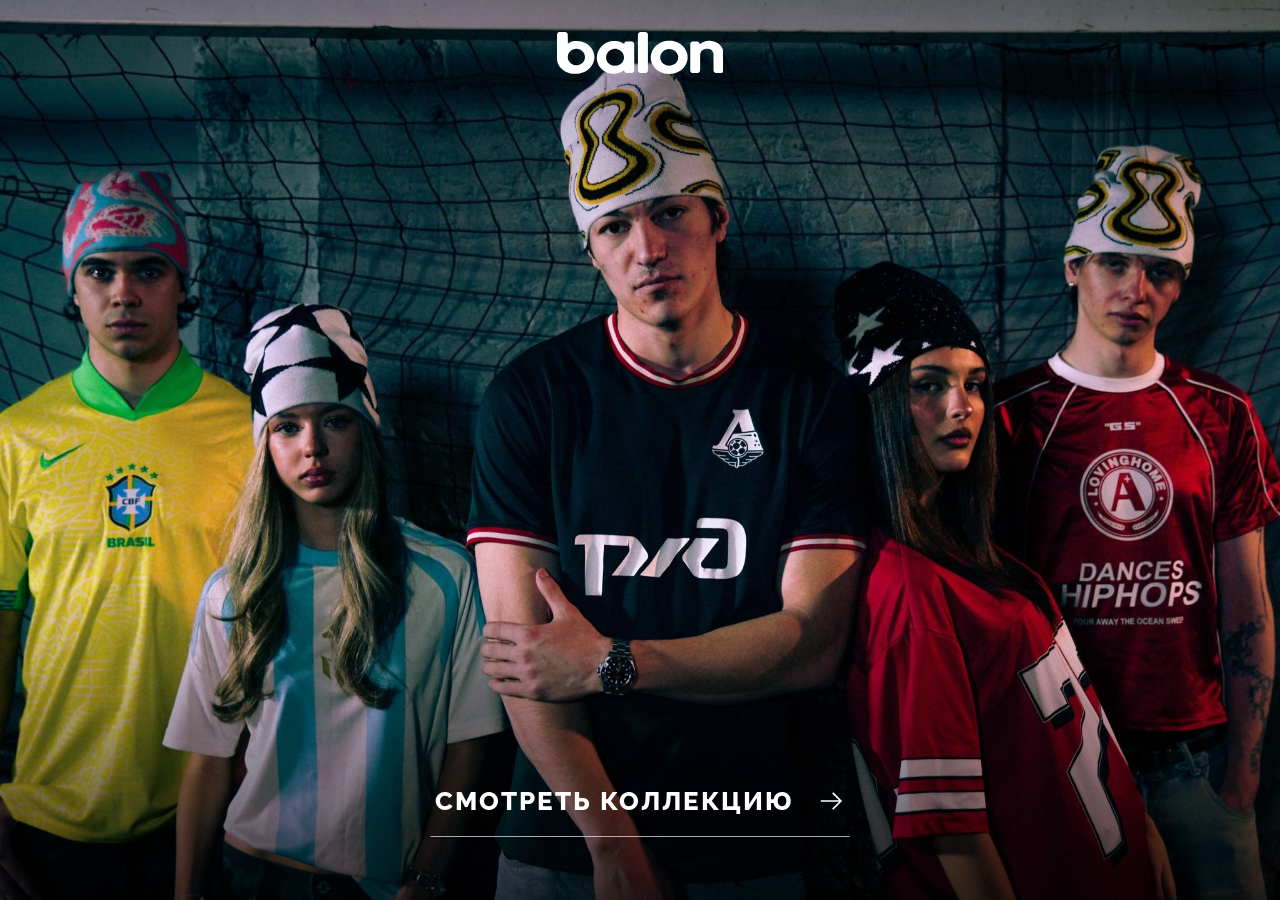
<file: index.html>
<!doctype html>
<html lang="ru">
<head>
<meta charset="utf-8">
<meta name="viewport" content="width=device-width,initial-scale=1,viewport-fit=cover">
<meta name="theme-color" content="#0A0B0A">
<title>BALON Drop 01</title>
<meta name="description" content="BALON — лимитированный дроп вязаных шапок. Доставка СДЭК по всей России.">
<link rel="stylesheet" href="assets/fonts.css">
<link rel="stylesheet" href="assets/site.css?v=3">
<style>
/* Shop page: splash, catalog = edge-to-edge sticky stacked cards, product, checkout, pickup point picker */

/* ---------- splash ---------- */
html.splash-open,body.splash-open{overflow:hidden;overscroll-behavior:none;height:100%;height:100dvh}
body.splash-open > :is(header,main,footer,.menu,.cookie,.toast){display:none}
.splash{position:fixed;inset:0;z-index:100;background:#071314;color:#fff;overflow:hidden;transition:transform .8s cubic-bezier(.77,0,.18,1),visibility .8s}
.splash.gone{transform:translateY(-100%);visibility:hidden;pointer-events:none}
.splash .hero-photo{position:absolute;inset:0;width:100%;height:100%;object-fit:cover;object-position:50% 40%}
.splash::after{content:"";position:absolute;inset:0;pointer-events:none;background:linear-gradient(180deg,rgba(0,0,0,.35),transparent 28%,transparent 65%,rgba(0,0,0,.7))}
.splash .top{position:absolute;z-index:1;top:calc(var(--top) + 32px);left:0;right:0;display:flex;justify-content:center}
.splash .top svg{height:42px;width:auto;color:#fff}
.splash .cta{position:absolute;z-index:1;left:50%;bottom:calc(env(safe-area-inset-bottom,0px) + 7vh);transform:translateX(-50%);display:flex;align-items:center;gap:24px;padding:16px 4px;border:0;border-bottom:1px solid rgba(255,255,255,.65);background:none;color:#fff;font-weight:800;font-size:clamp(16px,2vw,28px);letter-spacing:.08em;text-transform:uppercase;white-space:nowrap}
.splash .cta svg{width:28px;height:28px;transition:transform .3s}
.splash .cta:hover svg{transform:translateX(6px)}
@media (max-aspect-ratio:1/1){
  .splash .hero-photo{object-fit:cover;object-position:51% center}
  .splash::after{background:linear-gradient(180deg,rgba(0,0,0,.35),transparent 30%,transparent 70%,rgba(0,0,0,.5))}
  .splash .top{top:calc(var(--top) + 40px)}
  .splash .top svg{height:36px}
  .splash .cta{bottom:calc(env(safe-area-inset-bottom,0px) + 8vh)}
}

/* ---------- views ---------- */
.view{display:none}
.view.on{display:block;animation:fade .5s ease}
@keyframes fade{from{opacity:0;transform:translateY(8px)}to{opacity:1;transform:none}}

/* ---------- collection ---------- */
.collection-head{display:flex;justify-content:space-between;align-items:end;gap:24px;padding:44px 0 28px}
.collection-head h1{font-size:clamp(36px,6vw,76px);margin-top:12px}
.collection-head p{max-width:28ch;color:var(--fg-2);margin:0}
#v-shop{padding:0 var(--gut) 64px}
.stack{display:grid;grid-template-columns:repeat(4,minmax(0,1fr));gap:16px}
.card{display:block;text-decoration:none;min-width:0}
.card-media{position:relative;aspect-ratio:4/5;display:grid;place-items:center;overflow:hidden;border:1px solid var(--line)}
.card-media img{width:82%;height:82%;object-fit:contain;transition:transform .35s}
.card:hover img{transform:scale(1.05)}
.card-number{position:absolute;top:14px;left:14px;font-size:11px;color:var(--fg-2)}
.card-body{padding:18px 0;display:grid;gap:8px}
.card h2{font-size:clamp(17px,1.6vw,24px);line-height:1.1;text-transform:uppercase}
.card-body p{margin:0;color:var(--fg-2);font-size:13px}
.card-price{display:flex;justify-content:space-between;align-items:center;gap:12px;margin-top:4px;font-weight:600}
.card-price svg{width:20px;height:20px}
.collection-story{margin-top:48px;position:relative}
.collection-story img{display:block;width:100%;max-height:640px;object-fit:cover}
.collection-story p{margin:12px 0 0;color:var(--fg-2);font-size:12px;letter-spacing:.12em;text-transform:uppercase}
@media(max-width:899px){.stack{grid-template-columns:repeat(2,minmax(0,1fr));gap:12px}.collection-head{padding-top:28px}.collection-head p{display:none}.card-body{padding:14px 0}.collection-story{margin-top:28px}}
.c-coral{--grad:radial-gradient(45% 75% at 30% 40%,rgba(226,83,106,.30),transparent 70%),radial-gradient(40% 60% at 80% 50%,rgba(70,180,170,.22),transparent 70%),linear-gradient(135deg,#0A1312,#0D1A19);background:var(--grad)}
.c-gold{--grad:radial-gradient(45% 75% at 30% 40%,rgba(214,168,40,.24),transparent 70%),radial-gradient(40% 60% at 80% 50%,rgba(214,168,40,.16),transparent 70%),linear-gradient(135deg,#0C0B08,#14120D);background:var(--grad)}
.c-night{--grad:radial-gradient(45% 75% at 30% 40%,rgba(80,110,180,.26),transparent 70%),radial-gradient(40% 60% at 80% 50%,rgba(80,110,180,.16),transparent 70%),linear-gradient(135deg,#06080D,#0B0F18);background:var(--grad)}
.c-white{--grad:radial-gradient(45% 75% at 30% 40%,rgba(225,230,235,.20),transparent 70%),radial-gradient(40% 60% at 80% 50%,rgba(225,230,235,.12),transparent 70%),linear-gradient(135deg,#0E0F10,#161819);background:var(--grad)}
/* ---------- product page ---------- */
.pgrid{display:grid;grid-template-columns:minmax(0,7fr) minmax(0,5fr);gap:clamp(16px,3vw,48px);padding-bottom:72px}
@media (max-width:899px){.pgrid{grid-template-columns:1fr;gap:28px}}
.gal{min-width:0}
.gal .main{position:relative;aspect-ratio:4/5;max-height:calc(100svh - var(--hdr) - 120px);width:100%;overflow:hidden;color:#fff;background:var(--bg-2)}
@media (min-width:900px){.gal .main{aspect-ratio:auto;height:calc(100svh - var(--hdr) - 130px);min-height:520px}}
.gal .gs{position:absolute;inset:0;opacity:0;transition:opacity .6s ease;display:grid;place-items:center}
.gal .gs.on{opacity:1}
.gal .gs img.cut{width:min(70%,620px);filter:drop-shadow(0 50px 60px rgba(0,0,0,.6))}
.gal .gs.ph{background-size:cover;background-position:center}
.gal .gs.model svg.model{position:absolute;bottom:0;left:50%;transform:translateX(-50%);height:90%;width:auto}
.gal .gs.model .cap{position:absolute;top:18px;left:18px;display:grid;gap:4px}
.gal .gnav{position:absolute;left:16px;right:16px;bottom:16px;display:flex;justify-content:space-between;align-items:center;gap:8px}
.gal .gnav .cnt{height:52px;display:inline-flex;align-items:center;padding:0 16px;font-size:12px;font-weight:600;letter-spacing:.16em;color:#fff;background:rgba(0,0,0,.25);backdrop-filter:blur(14px);-webkit-backdrop-filter:blur(14px);box-shadow:inset 0 1px 0 rgba(255,255,255,.2)}
.gal .gnav .arrows{display:flex;gap:6px}
.thumbs{display:grid;grid-template-columns:repeat(2,1fr);gap:8px;margin-top:8px}
.thumbs button{aspect-ratio:4/3;border:1px solid transparent;padding:0;background-color:var(--bg-2);background-size:cover;background-position:center;position:relative;opacity:.5;transition:opacity .2s,border-color .2s;overflow:hidden}
.thumbs button.on{opacity:1;border-color:var(--fg)}
.thumbs button svg.model{position:absolute;bottom:0;left:50%;transform:translateX(-50%);height:90%;width:auto}
.thumbs button span{position:absolute;left:8px;bottom:6px;font-size:10px;font-weight:600;letter-spacing:.14em;text-transform:uppercase;color:#fff;text-shadow:0 1px 6px rgba(0,0,0,.6)}
.info{min-width:0;align-self:start;position:sticky;top:calc(var(--top) + var(--hdr) + 22px);display:grid;gap:22px}
@media (max-width:899px){.info{position:static}}
.info h1{font-size:clamp(40px,5.6vw,92px);text-transform:uppercase}
.info .price{display:flex;align-items:baseline;justify-content:space-between;gap:16px;padding-block:18px;border-block:1px solid var(--line)}
.info .price b{font-size:30px;font-weight:800;letter-spacing:-.01em}
.specs{display:grid;margin:0}
.specs div{display:grid;grid-template-columns:140px 1fr;gap:16px;padding:12px 0;border-bottom:1px solid var(--line)}
@media (max-width:480px){.specs div{grid-template-columns:104px 1fr}}
.specs dt{color:var(--fg-2)}.specs dd{margin:0;font-weight:500}
.qty{display:flex;align-items:center;border:1px solid var(--line);height:56px}
.qty button{width:48px;height:100%;border:0;background:none;font-size:20px}
.qty span{min-width:32px;text-align:center;font-weight:600}
.buy{display:grid;grid-template-columns:auto 1fr;gap:8px}
.buy .btn{width:100%;min-width:0;padding:0 16px;gap:12px}
.swatches{display:flex;gap:8px;flex-wrap:wrap}
.swatches button{width:64px;height:64px;padding:0;border:1px solid var(--line);transition:border-color .2s}
.swatches button.on{border:2px solid var(--fg)}

/* ---------- checkout ---------- */
.co{display:grid;grid-template-columns:minmax(0,7fr) minmax(0,5fr);gap:clamp(16px,3vw,48px);padding-bottom:80px}
@media (max-width:899px){.co{grid-template-columns:1fr;gap:8px}}
#cart h1{font-size:clamp(40px,7vw,110px);text-transform:uppercase;padding-block:8px 28px}
.fs{border:0;margin:0 0 36px;padding:0;display:grid;gap:12px;min-width:0}
.fs legend{padding:0;margin-bottom:14px;display:flex;gap:14px;align-items:baseline}
.fs legend b{font-size:22px;font-weight:800;letter-spacing:-.01em}
.g3{display:grid;grid-template-columns:repeat(3,minmax(0,1fr));gap:12px}
.g2{display:grid;grid-template-columns:repeat(2,minmax(0,1fr));gap:12px}
@media (max-width:640px){.g3,.g2{grid-template-columns:1fr}}
.fld{position:relative;display:grid}
.fld input,.fld select{height:60px;border:1px solid var(--line);background:var(--bg-2);padding:22px 14px 6px;outline:none;transition:border-color .2s;appearance:none;-webkit-appearance:none;width:100%;min-width:0;font-size:16px}
.fld select{padding-right:40px;background-image:url("data:image/svg+xml;utf8,<svg xmlns='http://www.w3.org/2000/svg' width='12' height='8'><path d='M1 1.5 6 6.5 11 1.5' fill='none' stroke='%238C928D' stroke-width='1.4'/></svg>");background-repeat:no-repeat;background-position:right 16px center}
.fld input:focus,.fld select:focus{border-color:var(--fg)}
.fld label{position:absolute;left:14px;top:9px;font-size:10px;font-weight:600;letter-spacing:.14em;text-transform:uppercase;color:var(--fg-2);pointer-events:none}
.fld.err input,.pick.err{border-color:#E0675B}
.seg{display:grid;grid-template-columns:1fr 1fr;border:1px solid var(--line)}
.seg button{height:56px;border:0;background:none;font-size:12px;font-weight:600;letter-spacing:.14em;text-transform:uppercase;color:var(--fg-2)}
.seg button.on{background:var(--fg);color:var(--bg)}
.pick{position:relative;display:grid;grid-template-columns:minmax(0,1fr) auto;align-items:end;gap:12px;height:60px;border:1px solid var(--line);background:var(--bg-2);padding:22px 14px 8px;text-align:left;transition:border-color .2s;width:100%}
.pick:hover{border-color:var(--fg)}
.pick .v{white-space:nowrap;overflow:hidden;text-overflow:ellipsis;font-size:16px}
.pick .v.ph{color:var(--fg-2)}
.pick .a{display:inline-flex;align-items:center;gap:8px;font-size:11px;font-weight:600;letter-spacing:.14em;text-transform:uppercase;color:var(--fg)}
.pick .a svg{width:16px;height:16px}
.pick .lb{position:absolute;left:14px;top:9px;font-size:10px;font-weight:600;letter-spacing:.14em;text-transform:uppercase;color:var(--fg-2);pointer-events:none}
.cdek{display:grid;grid-template-columns:auto 1fr auto;gap:18px;align-items:center;padding:16px 18px;border:1px solid var(--line);background:var(--bg-2)}
.cdek .lg{font-weight:800;font-size:22px;letter-spacing:.02em;color:#1AB248;line-height:1}
.cdek .cost{font-weight:800;font-size:18px;white-space:nowrap}
@media (max-width:420px){.cdek{grid-template-columns:auto 1fr;gap:6px 14px}.cdek .cost{grid-column:2}}
.note{font-size:13px;color:var(--fg-2);display:flex;gap:10px;align-items:flex-start}
.note svg{flex:none;width:16px;height:16px;margin-top:2px}
.sum{align-self:start;position:sticky;top:calc(var(--top) + var(--hdr) + 22px);border:1px solid var(--line);background:rgba(255,255,255,.03);backdrop-filter:blur(10px);-webkit-backdrop-filter:blur(10px);min-width:0}
@media (max-width:899px){.sum{position:static}}
.sum .hd{padding:18px 20px;border-bottom:1px solid var(--line);display:flex;justify-content:space-between}
.line{display:grid;grid-template-columns:72px minmax(0,1fr) auto;gap:14px;align-items:center;padding:14px 20px;border-bottom:1px solid var(--line)}
.line .im{width:72px;height:72px}
.line .nm{font-weight:800;text-transform:uppercase;letter-spacing:.02em}
.line .rm{border:0;background:none;padding:0;color:var(--fg-2);font-size:12px;text-decoration:underline;text-underline-offset:3px}
@media (max-width:420px){.line{grid-template-columns:56px minmax(0,1fr) auto;padding:14px 16px;gap:12px}.line .im{width:56px;height:56px}}
.tot{padding:16px 20px;display:grid;gap:8px}
.tot div{display:flex;justify-content:space-between;gap:16px}
.tot .big{padding-top:14px;margin-top:6px;border-top:1px solid var(--line);font-size:24px;font-weight:800;letter-spacing:-.01em}
.agree{display:grid;gap:14px;padding:4px 20px 18px}
.sum .btn{width:calc(100% - 40px);margin:0 20px}
.sum .legal{margin:12px 20px 20px;font-size:12px;line-height:1.5;color:var(--fg-2)}
.sum .legal a{color:var(--fg);text-underline-offset:3px}
.empty{padding:40px 20px;text-align:center;display:grid;gap:16px;justify-items:center}

/* ---------- pickup point picker (stub until the CDEK widget is connected) ---------- */
.pvzm{position:fixed;inset:0;z-index:95;display:grid;place-items:center;padding:16px;background:rgba(0,0,0,.6);backdrop-filter:blur(10px);-webkit-backdrop-filter:blur(10px);animation:fade .3s ease}
.pvzm .box{width:min(1120px,100%);height:min(740px,100%);display:grid;grid-template-rows:auto auto auto minmax(0,1fr);background:var(--bg);border:1px solid var(--line);overflow:hidden}
.pvzm .top{display:flex;justify-content:space-between;align-items:center;gap:16px;padding:18px 20px;border-bottom:1px solid var(--line)}
.pvzm .top b{display:block;font-size:22px;font-weight:800;letter-spacing:-.01em;margin-top:4px}
.pvzm .top .ico{border:1px solid var(--line);width:44px;height:44px;opacity:1}
.pvzm .tools{display:flex;gap:8px;padding:14px 20px;border-bottom:1px solid var(--line);flex-wrap:wrap}
.pvzm .srch{flex:1 1 260px;display:flex;align-items:center;gap:10px;height:48px;padding:0 14px;border:1px solid var(--line);background:var(--bg-2)}
.pvzm .srch:focus-within{border-color:var(--fg)}
.pvzm .srch svg{width:18px;height:18px;color:var(--fg-2);flex:none}
.pvzm .srch input{flex:1;min-width:0;height:100%;border:0;background:none;outline:none;font-size:16px}
.pvzm .chips{display:flex;border:1px solid var(--line)}
.pvzm .chips button{height:46px;padding:0 14px;border:0;background:none;font-size:11px;font-weight:600;letter-spacing:.14em;text-transform:uppercase;color:var(--fg-2)}
.pvzm .chips button.on{background:var(--fg);color:var(--bg)}
.pvzm .tabs{display:none}
.pvzm .body{display:grid;grid-template-columns:400px minmax(0,1fr);min-height:0}
.pvzm .list{scrollbar-width:thin;scrollbar-color:var(--bg-3) transparent;overflow-y:auto;overscroll-behavior:contain;border-right:1px solid var(--line)}
.pvzm .pt{display:grid;gap:6px;padding:16px 20px;border-bottom:1px solid var(--line);cursor:pointer;transition:background .2s}
.pvzm .pt:hover{background:rgba(255,255,255,.03)}
.pvzm .pt.on{background:var(--bg-2);box-shadow:inset 2px 0 0 var(--accent)}
.pvzm .pt .h{display:flex;justify-content:space-between;gap:12px}
.pvzm .pt b{font-weight:700;font-size:16px;line-height:1.3}
.pvzm .pt .s{font-size:13px;color:var(--fg-2)}
.pvzm .pt .btn{min-height:44px;margin-top:8px;width:100%;font-size:11px}
.pvzm .pt:not(.on) .btn{display:none}
.pvzm .none{padding:40px 20px;color:var(--fg-2);text-align:center}
.pvzm .map{position:relative;overflow:hidden;background:
  repeating-linear-gradient(0deg,rgba(255,255,255,.035) 0 1px,transparent 1px 56px),
  repeating-linear-gradient(90deg,rgba(255,255,255,.035) 0 1px,transparent 1px 56px),var(--bg-2)}
.pvzm .map > svg.roads{position:absolute;inset:0;width:100%;height:100%}
.pvzm #pins{position:absolute;inset:48px 20px 130px}
.pvzm .map .demo{position:absolute;top:14px;left:16px;z-index:2}
.pvzm .pin{position:absolute;z-index:1;width:30px;height:30px;margin:-30px 0 0 -15px;padding:0;border:0;background:none;color:var(--fg-2);transition:color .2s,transform .2s;transform-origin:50% 100%}
.pvzm .pin svg{width:100%;height:100%;filter:drop-shadow(0 6px 10px rgba(0,0,0,.6))}
.pvzm .pin.post{color:#5E6661}
.pvzm .pin:hover{color:var(--fg)}
.pvzm .pin.on{color:var(--accent);transform:scale(1.35);z-index:2}
.pvzm .focus{position:absolute;left:16px;right:16px;bottom:16px;z-index:3;display:grid;grid-template-columns:minmax(0,1fr) auto;gap:16px;align-items:center;padding:16px 16px 16px 20px;background:rgba(10,11,10,.82);backdrop-filter:blur(14px);-webkit-backdrop-filter:blur(14px);box-shadow:inset 0 1px 0 rgba(255,255,255,.12)}
.pvzm .focus b{display:block;font-size:16px;line-height:1.3}
.pvzm .focus .s{font-size:13px;color:var(--fg-2)}
@media (max-width:899px){
  .pvzm{padding:0}
  .pvzm .box{width:100%;height:100%;border:0;padding-top:var(--top);padding-bottom:env(safe-area-inset-bottom,0px)}
  .pvzm .top{padding:12px var(--gut-r) 12px var(--gut)}
  .pvzm .tools{padding:12px var(--gut-r) 12px var(--gut)}
  .pvzm .chips{flex:1}.pvzm .chips button{flex:1;padding:0 8px}
  .pvzm .tabs{display:grid;margin:0 var(--gut-r) 12px var(--gut)}
  .pvzm .tabs button{height:44px}
  .pvzm .tabs button.on{background:none;color:var(--fg);box-shadow:inset 0 -2px 0 var(--fg)}
  .pvzm #pins{inset:44px 16px 200px}
  .pvzm .body{grid-template-columns:1fr;border-top:1px solid var(--line)}
  .pvzm .list{border-right:0}
  .pvzm .pt{padding:16px var(--gut-r) 16px var(--gut)}
  .pvzm .body[data-tab="list"] .map,.pvzm .body[data-tab="map"] .list{display:none}
  .pvzm .focus{grid-template-columns:1fr;left:12px;right:12px;bottom:12px}
  .pvzm .focus .btn{width:100%}
}

/* ---------- pay overlay ---------- */
.pay{position:fixed;inset:0;z-index:90;display:grid;place-items:center;background:rgba(0,0,0,.6);backdrop-filter:blur(10px);-webkit-backdrop-filter:blur(10px);padding:16px}
.pay .box{background:var(--bg-2);border:1px solid var(--line);width:min(460px,100%);padding:clamp(22px,5vw,32px);display:grid;gap:18px}
.pay .bar{height:2px;background:var(--line);overflow:hidden}
.pay .bar i{display:block;height:100%;width:40%;background:var(--fg);animation:load 1.2s ease-in-out infinite}
@keyframes load{from{transform:translateX(-100%)}to{transform:translateX(260%)}}
.pay .btn{background:transparent;color:var(--fg);border-color:var(--line)}
/* Product hierarchy and checkout layout */
.pgrid{row-gap:24px;align-items:start;grid-template-rows:min-content 1fr}
.product-heading{grid-column:2;grid-row:1;display:grid;gap:16px;padding-top:8px}
.product-heading h1{font-size:clamp(32px,4vw,64px);text-transform:uppercase}
.product-price{display:flex;align-items:center;justify-content:space-between;gap:16px;padding-bottom:20px;border-bottom:1px solid var(--line)}
.product-price b{font-size:26px}
.pgrid .gal{grid-column:1;grid-row:1/3}
.pgrid .info{grid-column:2;grid-row:2;position:static;gap:22px}
.thumbs{grid-template-columns:repeat(2,minmax(0,100px))}
.thumbs button{aspect-ratio:1}
.co{grid-template-rows:auto 1fr;row-gap:20px}
.co #f{grid-column:1;grid-row:1/3}
.order-summary{grid-column:2;grid-row:1;position:static}
.payment-summary{grid-column:2;grid-row:2;position:static}
.cart-qty{display:flex;align-items:center;gap:4px;margin:10px 0}
.cart-qty button{border:1px solid var(--line);background:transparent;width:36px;height:36px;font-size:20px}
.cart-qty button:disabled{opacity:.35;cursor:default}
.cart-qty span{min-width:28px;text-align:center}
.empty-cart{min-height:55svh;display:flex;flex-direction:column;align-items:center;justify-content:center;text-align:center;gap:20px;padding:48px 0}
#cart .empty-cart h1{font-size:clamp(38px,7vw,76px);padding:0}
.empty-cart p{color:var(--fg-2);margin:0}
.empty-cart .btn{margin-top:8px}
@media(max-width:899px){
 .pgrid{display:flex;flex-direction:column;gap:22px;padding-bottom:36px}
 .product-heading,.pgrid .gal,.pgrid .info{width:100%}
 .product-heading{gap:12px;padding-top:0}
 .product-heading h1{font-size:36px}
 .product-price{padding-bottom:0;border:0}
 .gal .main{aspect-ratio:1;max-height:50svh}
 .gal .gs img.cut{width:75%;height:78%;object-fit:contain}
 .gal .gnav{left:10px;right:10px;bottom:10px}
 .gal .gnav .cnt,.gal .sq{height:40px}
 .gal .sq{width:40px}
 .thumbs{grid-template-columns:repeat(2,64px)}
 .product-open{padding-bottom:calc(80px + env(safe-area-inset-bottom,0px))}
 .product-open .buy{position:fixed;z-index:75;bottom:0;left:0;right:0;padding:12px var(--gut) calc(12px + env(safe-area-inset-bottom,0px));background:#101513;border-top:1px solid var(--line);box-shadow:0 -8px 28px #0005}
 .buy .qty button{width:36px}.buy .btn{font-size:12px;letter-spacing:.08em}
 .product-open .toast,.product-open .cookie{bottom:calc(96px + env(safe-area-inset-bottom,0px))}
 .co{display:flex;flex-direction:column;gap:28px}
 .co #f{order:2;width:100%}
 .order-summary{order:1;width:100%}
 .payment-summary{order:3;width:100%}
 .co .fs:last-child{margin-bottom:0}
}
@media(max-width:380px){.splash .cta{font-size:14px;gap:14px}.card h2{font-size:16px}.card-body p{font-size:12px}.line{grid-template-columns:48px minmax(0,1fr) auto;gap:10px}.line .im{width:48px;height:48px}.line .nm{font-size:13px}}
/* Product page: requirements 4–5 */
.product-open{padding-bottom:0}
.product-gallery .main{position:relative;background:#fff;height:calc(100svh - var(--hdr) - 130px);min-height:360px;max-height:900px;overflow:hidden;touch-action:pan-y}
.product-slide{position:absolute;inset:0;display:grid;place-items:center;background:#fff}
.product-slide img{position:absolute;left:50%;top:50%;transform:translate(-50%,-50%);display:block;width:100%;height:100%;object-fit:contain}
.product-slide img.cut{width:85%;height:85%;filter:none}
.gallery-controls{position:absolute;left:20px;right:20px;bottom:20px;display:flex;justify-content:space-between;align-items:center;color:#101310}
.gallery-controls .sq{background:#f2f3ef;color:#101310;border:1px solid #d9ddd7}
.gallery-controls span{padding:10px 16px;background:#ffffffed;font-size:12px;letter-spacing:.12em}
.product-thumbs{display:flex;gap:10px;margin-top:12px}
.product-thumbs button{width:72px;height:72px;padding:4px;background:#fff;border:2px solid transparent;opacity:.65}
.product-thumbs button[aria-pressed="true"]{border-color:var(--accent);opacity:1}
.product-thumbs img{width:100%;height:100%;object-fit:contain}
.product-details{max-width:760px;margin:48px auto 80px}
.product-details .product-heading{padding:0}
.product-details h1{font-size:clamp(36px,5vw,64px)}
.product-details>.muted{margin:20px 0 28px}
.bundle{border-top:1px solid var(--line);margin-top:44px;padding-top:32px}
.bundle h2{font-size:clamp(28px,4vw,40px);margin-top:12px}
.bundle>p{margin:14px 0 28px}
.bundle-options{padding:0;border:0;margin:0 0 28px;display:grid;gap:10px}
.bundle-options legend{margin-bottom:14px}
.bundle-option{display:flex;align-items:center;gap:16px;border:1px solid var(--line);padding:20px;cursor:pointer;background:var(--bg-2)}
.bundle-option:has(input:checked){border-color:var(--accent);background:#17251d}
.bundle-option input{accent-color:var(--accent);width:20px;height:20px;margin:0}
.bundle-option span{display:grid;gap:4px;flex:1}
.bundle-option b{font-size:20px;letter-spacing:.04em}
.bundle-option small{color:var(--fg-2);font-size:13px}
.bundle-option strong{white-space:nowrap;font-size:18px}
.bundle-model{display:flex;align-items:center;gap:16px;margin:12px 0}
.bundle-model>img{width:68px;height:68px;object-fit:contain;background:#fff;padding:6px}
.bundle-model>div{flex:1;min-width:0;display:grid;gap:6px}
.bundle-model label{font-size:13px;color:var(--fg-2)}
.bundle-model select{width:100%;height:48px;background:var(--bg-2);border:1px solid var(--line);padding:0 10px;font:inherit;color:var(--fg);font-size:16px}
.bundle-summary{margin-top:28px;border-top:1px solid var(--line);padding-top:24px}
#bundle-lines{display:grid;gap:12px;margin:16px 0 24px}
#bundle-lines>div,.bundle-total{display:flex;justify-content:space-between;gap:16px}
.bundle-total{padding-top:20px;border-top:1px solid var(--line);font-size:20px}
.bundle-summary p{font-size:13px;margin:10px 0 24px}
.bundle-checkout{width:100%}
@media(max-width:640px){.product-gallery .main{height:calc(75svh - var(--hdr));min-height:320px}.product-slide img.cut{width:90%;height:85%}.gallery-controls{left:12px;right:12px;bottom:12px}.gallery-controls .sq{width:44px;height:44px}.product-details{margin-top:32px}.bundle-option{padding:16px;gap:12px}.bundle-option strong{font-size:16px}.bundle-model{gap:12px}.bundle-model>img{width:56px;height:56px}.bundle-total{font-size:18px}}
.card-media{background:#fff;border-color:#e6e8e3}
.card-number{color:#626860}
.card-price small{display:block;font-size:11px;font-weight:400;color:var(--fg-2);margin-top:3px}
.card-action{font-size:12px;text-decoration:underline;text-underline-offset:4px;margin-top:6px;color:var(--fg-2)}
.card:hover .card-action{color:var(--fg)}
</style>
<link rel="icon" type="image/svg+xml" href="assets/img/favicon.svg?v=3">
<link rel="icon" type="image/x-icon" href="favicon.ico?v=3">
<link rel="apple-touch-icon" href="assets/img/apple-touch-icon.png?v=3">
<meta property="og:title" content="BALON — Drop 01">
<meta property="og:description" content="Лимитированный дроп вязаных шапок. Доставка по всей России.">
<meta property="og:image" content="https://balon.moscow/assets/img/og-image.png?v=3">
<meta property="og:type" content="website">
<meta property="og:url" content="https://balon.moscow/">
</head>
<body data-page="home">

<svg width="0" height="0" style="position:absolute" aria-hidden="true">
  <defs>
    <linearGradient id="rim" x1="1" y1="0" x2="0" y2=".6"><stop offset="0" stop-color="#fff" stop-opacity=".85"/><stop offset=".45" stop-color="#fff" stop-opacity=".18"/><stop offset="1" stop-color="#fff" stop-opacity="0"/></linearGradient>
    <linearGradient id="body" x1="0" y1="0" x2="0" y2="1"><stop offset="0" stop-color="#1A1C1B"/><stop offset="1" stop-color="#060706"/></linearGradient>
    <filter id="soft" x="-10%" y="-10%" width="120%" height="120%"><feGaussianBlur stdDeviation="3"/></filter>
  </defs>
  <!-- placeholder: slim young man in a beanie, backlit; replaced by real photos after the shoot -->
  <symbol id="man" viewBox="0 0 600 800">
    <path id="manp" d="M300 78C372 78 424 124 432 196L436 246C440 300 433 352 414 392C398 426 372 452 346 462L344 522C392 540 452 556 500 590C552 628 580 704 592 800H8C20 704 48 628 100 590C148 556 208 540 256 522L254 462C228 452 202 426 186 392C167 352 160 300 164 246L168 196C176 124 228 78 300 78Z" fill="url(#body)"/>
    <path d="M300 78C372 78 424 124 432 196L436 246C440 300 433 352 414 392C398 426 372 452 346 462L344 522C392 540 452 556 500 590C552 628 580 704 592 800" fill="none" stroke="url(#rim)" stroke-width="5" filter="url(#soft)"/>
    <path d="M156 232C250 214 350 214 444 232L447 276C350 258 250 258 153 276Z" fill="#101211"/>
    <path d="M444 232L447 276" stroke="url(#rim)" stroke-width="4" filter="url(#soft)"/>
  </symbol>
</svg>

<!-- ============ SPLASH ============ -->
<section class="splash" id="splash" aria-label="Limited drop">
  <img class="hero-photo" src="assets/img/drop-01-team.jpg" alt="Коллекция шапок BALON Drop 01 на моделях" fetchpriority="high" width="2560" height="1438">
  <div class="top" id="splashLogo"><svg class="lgo" viewBox="0 0 1890 476" fill="currentColor" aria-hidden="true"><g transform="translate(-136.135673,613.799343) scale(0.100000,-0.100000)" stroke="none"><path d="M1610 6126 c-109 -31 -177 -86 -219 -176 l-26 -55 -3 -1435 c-2 -1002 0 -1465 8 -1533 14 -120 56 -275 109 -398 221 -512 696 -895 1315 -1059 229 -61 345 -74 631 -74 223 0 278 3 389 22 156 27 248 50 381 96 357 122 645 302 890 557 270 282 437 603 499 960 102 586 -139 1215 -619 1617 -241 203 -528 348 -844 427 -209 53 -553 71 -768 40 -246 -35 -466 -115 -683 -249 l-75 -47 -6 533 c-3 339 -9 544 -16 564 -31 88 -88 149 -182 193 l-56 26 -340 2 c-251 1 -352 -2 -385 -11z m2121 -1901 c216 -38 383 -126 539 -285 500 -510 261 -1343 -443 -1544 -463 -133 -950 78 -1153 499 -69 141 -87 224 -88 395 -1 122 3 157 22 223 122 426 508 722 948 726 50 1 129 -6 175 -14z"/><path d="M10754 6120 c-113 -37 -194 -131 -213 -250 -8 -45 -10 -698 -8 -2100 2 -1920 3 -2038 20 -2079 37 -93 109 -156 210 -186 47 -14 101 -16 359 -13 303 3 303 3 358 29 77 36 124 80 157 147 l28 57 0 2090 0 2090 -28 57 c-33 67 -80 111 -157 147 l-55 26 -305 2 c-280 2 -310 1 -366 -17z"/><path d="M13835 5134 c-228 -32 -370 -65 -533 -123 -297 -107 -520 -244 -740 -455 -221 -214 -364 -435 -475 -736 -172 -465 -120 -1007 137 -1444 194 -329 490 -602 838 -771 328 -160 682 -233 1063 -222 370 12 646 77 950 226 571 280 931 733 1067 1341 20 92 23 131 23 320 -1 199 -3 224 -29 340 -36 162 -92 314 -173 470 -82 159 -165 277 -292 412 -308 326 -700 532 -1181 619 -93 17 -164 22 -370 24 -140 2 -268 1 -285 -1z m452 -943 c376 -73 674 -337 775 -688 20 -66 23 -101 23 -233 0 -131 -4 -168 -23 -235 -66 -231 -211 -424 -423 -561 -361 -234 -880 -209 -1214 60 -171 137 -300 348 -339 555 -95 504 247 989 776 1100 125 26 296 27 425 2z"/><path d="M18385 5129 c-291 -30 -551 -138 -755 -313 -72 -62 -89 -59 -116 19 -39 113 -77 161 -164 206 -44 24 -49 24 -345 24 l-300 0 -55 -26 c-74 -34 -120 -76 -156 -141 l-29 -53 0 -1570 c0 -1520 1 -1571 19 -1605 38 -71 77 -109 144 -142 l67 -33 320 0 320 0 62 29 c64 29 128 88 157 144 33 63 36 153 36 1052 0 753 3 905 15 958 61 259 243 451 500 528 118 35 330 45 446 21 259 -54 433 -205 517 -452 l27 -80 5 -980 c5 -915 6 -983 23 -1027 26 -66 85 -129 153 -163 l59 -30 335 0 335 0 63 29 c80 37 146 108 167 179 23 76 22 1946 0 2119 -47 354 -183 638 -419 873 -249 248 -567 391 -968 434 -111 13 -345 12 -463 0z"/><path d="M7598 5115 c-484 -66 -895 -275 -1212 -617 -364 -392 -560 -950 -507 -1443 24 -220 78 -417 167 -603 181 -381 500 -698 881 -874 431 -199 995 -233 1443 -88 134 44 314 134 459 229 69 45 128 78 132 74 4 -5 14 -33 22 -63 23 -77 66 -141 123 -179 89 -59 119 -62 456 -59 289 3 306 4 360 26 62 25 136 92 163 148 8 18 20 57 25 87 7 34 9 594 8 1563 -3 1270 -5 1515 -17 1544 -39 97 -114 163 -220 194 -80 23 -583 23 -662 0 -125 -37 -216 -124 -234 -227 -4 -20 -11 -40 -16 -43 -6 -3 -51 21 -102 54 -251 162 -511 250 -836 282 -136 13 -313 11 -433 -5z m620 -919 c440 -122 742 -501 742 -931 0 -161 -50 -333 -141 -489 -55 -94 -229 -267 -323 -321 -362 -208 -827 -200 -1155 20 -286 192 -454 553 -413 883 54 424 368 757 803 852 135 29 354 23 487 -14z"/></g></svg></div>
  <button class="cta" id="enter">Смотреть коллекцию<svg><use href="#arr"/></svg></button>
</section>

<!-- ============ HEADER (filled by assets/site.js?v=3) ============ -->
<header class="hdr wrap" id="hdr"></header>

<main>
<!-- ============ SHOP: catalog straight away ============ -->
<section class="view" id="v-shop">
  <div class="collection-head"><div><span class="label muted">BALON · коллекция 01</span><h1>ВЫБЕРИ СВОЙ ЦВЕТ</h1></div><p>Четыре модели.<br>Одна игра по своим правилам.</p></div>
  <div class="stack" id="stack"></div>
  <div class="collection-story"><img src="assets/img/drop-01-team.jpg" alt="Коллекция BALON на моделях" loading="lazy" width="2560" height="1438"><p>На поле. В городе. В своей команде.</p></div>
</section>

<!-- ============ PRODUCT ============ -->
<section class="view" id="v-product"><div class="wrap" id="product"></div></section>

<!-- ============ CART / CHECKOUT ============ -->
<section class="view" id="v-cart"><div class="wrap" id="cart"></div></section>
</main>

<footer class="ft wrap" id="ft"></footer>

<div class="toast" id="toast" role="status"><span id="toastTxt">Добавлено в корзину</span><button data-go="cart">Оформить</button></div>

<script src="assets/site.js?v=3"></script>
<script>
const IMG={};
["pink","gold","night","white"].forEach(k=>IMG[k]={cut:`assets/img/${k}-cut.webp`,ph:`assets/img/${k}-photo.webp`});
document.querySelectorAll("img[data-cut]").forEach(i=>i.src=IMG[i.dataset.cut].cut);
document.getElementById("splashLogo").innerHTML=BALON_LOGO();
/* models: put real photo URLs here after the shoot, e.g. models:["coral-1.jpg","coral-2.jpg"]; empty = placeholder silhouette */
const P=[
 {id:"coral",img:"pink",n:"01",name:"Coral Mint",color:"Коралловый / мятный",price:2290,cls:"c-coral",models:[],
  desc:"Яркий жаккард с мячами и звездой. Самая громкая модель дропа."},
 {id:"gold",img:"gold",n:"02",name:"Gold Loop",color:"Белый / золотой",price:2290,cls:"c-gold",models:[],
  desc:"Белая база и золотая восьмёрка, как траектория мяча после удара."},
 {id:"night",img:"night",n:"03",name:"Night Stars",color:"Чёрный / белый",price:2290,cls:"c-night",models:[],
  desc:"Звёздное небо над вечерним стадионом. Чёрная база, белые звёзды."},
 {id:"white",img:"white",n:"04",name:"White Stars",color:"Белый / чёрный",price:2290,cls:"c-white",models:[],
  desc:"Крупные звёзды по всему куполу. Графичная и строгая."}
];
const rub=n=>n.toLocaleString("ru-RU").replace(/ /g," ")+" ₽";
const $=s=>document.querySelector(s);
const esc=s=>String(s).replace(/[&<>"]/g,c=>({"&":"&amp;","<":"&lt;",">":"&gt;",'"':"&quot;"})[c]);
const arr='<svg><use href="#arr"/></svg>';
const man='<svg class="model" viewBox="0 0 600 800" aria-hidden="true"><use href="#man"/></svg>';
const modelFrame=(p,i)=>p.models[i]?`<img class="photo" src="${p.models[i]}" alt="${p.name} на модели">`:man;
let cart=[];
try{cart=JSON.parse(localStorage.getItem("balon_cart")||"[]")}catch(e){}
const save=()=>{try{localStorage.setItem("balon_cart",JSON.stringify(cart))}catch(e){};const n=cart.reduce((a,c)=>a+c.q,0);$("#cartCount").textContent=n||""};

/* ---------- catalog cards ---------- */
$("#stack").innerHTML=P.map(p=>`
 <a class="card" href="#hat-${p.id}" aria-label="${p.name}, ${rub(p.price)}">
  <div class="card-media ${p.cls}"><span class="card-number">${p.n} / 04</span><img src="${IMG[p.img].cut}" alt="Шапка ${p.name}" width="520" height="520"></div>
  <div class="card-body"><h2>${p.name}</h2><p>${p.color}</p><div class="card-price"><span>${rub(p.price)}<small>за штуку</small></span>${arr}</div><span class="card-action">Выбрать модель</span></div>
 </a>`).join("");

/* ---------- product page ---------- */
let bundleDraft=null;
try{const draft=JSON.parse(localStorage.getItem("balon_bundle")||"null");if(Array.isArray(draft)&&draft.length>=1&&draft.length<=3&&draft.every(id=>P.some(p=>p.id===id)))bundleDraft=draft}catch(e){}
const saveBundle=()=>{try{localStorage.setItem("balon_bundle",JSON.stringify(bundleDraft))}catch(e){}};
function product(id){
  const p=P.find(x=>x.id===id)||P[0], im=IMG[p.img];
  if(!bundleDraft){const existing=cart.flatMap(c=>Array.from({length:Math.min(c.q,3)},()=>c.id)).filter(id=>P.some(x=>x.id===id));bundleDraft=existing.length&&existing.length<=3?existing:[p.id]}
  const g=[
    {src:im.cut,t:"Вид спереди",cut:true},
    {src:im.ph,t:"Детали",cut:false}
  ];
  $("#product").innerHTML=`
   <div class="crumbs"><button data-go="shop" class="label">${arr}Каталог</button><span class="label muted">/ ${p.n} ${p.name}</span></div>
   <div class="product-gallery">
     <div class="main" id="gmain" tabindex="0" role="region" aria-label="Фотографии ${p.name}">
      ${g.map((x,i)=>`<div class="product-slide ${i?'':'on'}" ${i?'hidden':''}><img src="${x.src}" alt="${p.name} — ${x.t}" class="${x.cut?'cut':''}" draggable="false"></div>`).join("")}
      <div class="gallery-controls"><button class="sq flip" id="gPrev" aria-label="Предыдущее фото">${arr}</button><span id="gnum" aria-live="polite">01 / 02</span><button class="sq" id="gNext" aria-label="Следующее фото">${arr}</button></div>
     </div>
     <div class="product-thumbs">${g.map((x,i)=>`<button data-slide="${i}" aria-label="${x.t}" aria-pressed="${i===0}"><img src="${x.src}" alt="" draggable="false"></button>`).join("")}</div>
   </div>
   <div class="product-details">
    <div class="product-heading"><span class="label muted">BALON · Drop 01 · ${p.n}</span><h1>${p.name}</h1><div class="product-price"><b>${rub(p.price)}</b><span class="label muted">за одну шапку</span></div></div>
    <p class="muted">${p.desc}</p>
    <dl class="specs"><div><dt>Цвет</dt><dd>${p.color}</dd></div><div><dt>Вязка</dt><dd>Жаккард, двухслойная</dd></div><div><dt>Размер</dt><dd>One size</dd></div><div><dt>Доставка</dt><dd>СДЭК · <a href="delivery.html">условия доставки</a></dd></div></dl>
    <section class="bundle" aria-labelledby="bundle-title">
     <span class="label muted">Соберите свой набор</span><h2 id="bundle-title">Одна, две или три</h2><p class="muted">Можно выбрать одинаковые или разные модели.</p>
     <fieldset class="bundle-options"><legend class="label">Количество шапок</legend>${[1,2,3].map(n=>`<label class="bundle-option"><input type="radio" name="bundle-count" value="${n}" ${bundleDraft.length===n?'checked':''}><span><b>${n} ${n===1?'HAT':'HATS'}</b><small>${n===1?'Одна шапка':n===2?'Две шапки':'Три шапки'}</small></span><strong data-bundle-price="${n}"></strong></label>`).join("")}</fieldset>
     <div id="bundle-models"></div>
     <div class="bundle-summary" aria-live="polite"><span class="label muted">Ваш заказ</span><div id="bundle-lines"></div><div class="bundle-total"><span>Итого за товары</span><b id="bundle-total"></b></div><p class="muted">Доставка рассчитывается при оформлении.</p></div>
     <button class="btn bundle-checkout" id="bundleCheckout">Оформить заказ${arr}</button>
    </section>
   </div>`;
  let gi=0;
  const show=i=>{gi=(i+g.length)%g.length;document.querySelectorAll(".product-slide").forEach((el,j)=>{el.hidden=j!==gi;el.classList.toggle("on",j===gi)});document.querySelectorAll("[data-slide]").forEach((el,j)=>el.setAttribute("aria-pressed",String(j===gi)));$("#gnum").textContent=String(gi+1).padStart(2,"0")+" / "+String(g.length).padStart(2,"0")};
  $("#gPrev").onclick=()=>show(gi-1);$("#gNext").onclick=()=>show(gi+1);
  document.querySelectorAll("[data-slide]").forEach(el=>el.onclick=()=>show(Number(el.dataset.slide)));
  const gallery=$("#gmain");let start=null;
  gallery.addEventListener("touchstart",e=>{const t=e.touches[0];start={x:t.clientX,y:t.clientY}},{passive:true});
  gallery.addEventListener("touchend",e=>{if(!start)return;const t=e.changedTouches[0],dx=t.clientX-start.x,dy=t.clientY-start.y;if(Math.abs(dx)>45&&Math.abs(dx)>Math.abs(dy)*1.3)show(gi+(dx<0?1:-1));start=null},{passive:true});
  gallery.addEventListener("touchcancel",()=>{start=null});
  gallery.onkeydown=e=>{if(e.key==="ArrowRight"||e.key==="ArrowLeft"){e.preventDefault();show(gi+(e.key==="ArrowRight"?1:-1))}};
  const totals=()=>{
    const counts=new Map();bundleDraft.forEach(id=>counts.set(id,(counts.get(id)||0)+1));
    $("#bundle-lines").innerHTML=[...counts].map(([id,q])=>{const x=P.find(p=>p.id===id);return `<div><span>${x.name} × ${q}</span><b>${rub(x.price*q)}</b></div>`}).join("");
    $("#bundle-total").textContent=rub(bundleDraft.reduce((sum,id)=>sum+P.find(x=>x.id===id).price,0));
    document.querySelectorAll("[data-bundle-price]").forEach(el=>{const n=Number(el.dataset.bundlePrice);el.textContent=rub(Array.from({length:n},(_,i)=>P.find(x=>x.id===(bundleDraft[i]||p.id)).price).reduce((a,b)=>a+b,0))});saveBundle();
  };
  const drawModels=()=>{
    $("#bundle-models").innerHTML=bundleDraft.map((id,i)=>{const x=P.find(p=>p.id===id);return `<div class="bundle-model"><img id="bundle-image-${i}" src="${IMG[x.img].cut}" alt="${x.name}"><div><label for="bundle-model-${i}">Шапка ${i+1}</label><select id="bundle-model-${i}" data-model-index="${i}">${P.map(m=>`<option value="${m.id}" ${m.id===id?'selected':''}>${m.name} — ${rub(m.price)}</option>`).join("")}</select></div></div>`}).join("");
    document.querySelectorAll("[data-model-index]").forEach(el=>el.onchange=()=>{bundleDraft[Number(el.dataset.modelIndex)]=el.value;const x=P.find(p=>p.id===el.value),image=$("#bundle-image-"+el.dataset.modelIndex);image.src=IMG[x.img].cut;image.alt=x.name;totals()});totals();
  };
  document.querySelectorAll('[name="bundle-count"]').forEach(el=>el.onchange=()=>{bundleDraft=Array.from({length:Number(el.value)},(_,i)=>bundleDraft[i]||p.id);drawModels()});
  $("#bundleCheckout").onclick=()=>{const counts=new Map();bundleDraft.forEach(id=>counts.set(id,(counts.get(id)||0)+1));cart=[...counts].map(([id,q])=>({id,q}));save();saveBundle();go("cart")};
  drawModels();
}

/* ---------- cart & checkout ---------- */
const CITY={"Москва":[390,"1–2 дня"],"Санкт-Петербург":[490,"2–3 дня"],"Екатеринбург":[590,"3–4 дня"],"Казань":[540,"2–4 дня"],"Новосибирск":[690,"4–6 дней"]};
/* pickup points: demo data until the CDEK widget is connected. x / y are positions on the demo map, % */
const PVZ={
 "Москва":[
  {id:"m1",t:"pvz",a:"ул. Тверская, 12",m:"м. Пушкинская",h:"пн–вс 10:00–21:00",x:47,y:40},
  {id:"m2",t:"pvz",a:"ул. Новослободская, 20",m:"м. Менделеевская",h:"пн–пт 10:00–20:00",x:51,y:27},
  {id:"m3",t:"pvz",a:"ул. Бауманская, 33/2",m:"м. Бауманская",h:"пн–сб 10:00–20:00",x:72,y:35},
  {id:"m4",t:"pvz",a:"ул. Арбат, 24",m:"м. Арбатская",h:"пн–вс 10:00–22:00",x:39,y:49},
  {id:"m5",t:"post",a:"Ленинградский пр-т, 37",m:"м. Аэропорт",h:"круглосуточно",x:32,y:24},
  {id:"m6",t:"post",a:"Ходынский б-р, 4, ТЦ «Авиапарк»",m:"м. ЦСКА",h:"круглосуточно",x:24,y:16},
  {id:"m7",t:"pvz",a:"ул. Профсоюзная, 56",m:"м. Новые Черёмушки",h:"пн–вс 09:00–21:00",x:40,y:76},
  {id:"m8",t:"pvz",a:"Варшавское ш., 87Б",m:"м. Южная",h:"пн–вс 09:00–21:00",x:57,y:86}],
 "Санкт-Петербург":[
  {id:"s1",t:"pvz",a:"Невский пр-т, 88",m:"м. Маяковская",h:"пн–вс 10:00–21:00",x:52,y:46},
  {id:"s2",t:"post",a:"Лиговский пр-т, 30, ТРК «Галерея»",m:"м. Площадь Восстания",h:"круглосуточно",x:58,y:52},
  {id:"s3",t:"pvz",a:"ул. Савушкина, 112",m:"м. Беговая",h:"пн–сб 10:00–20:00",x:22,y:20},
  {id:"s4",t:"pvz",a:"Московский пр-т, 143",m:"м. Электросила",h:"пн–вс 09:00–21:00",x:47,y:80}],
 "Екатеринбург":[
  {id:"e1",t:"pvz",a:"ул. Малышева, 51",m:"центр",h:"пн–вс 10:00–21:00",x:50,y:45},
  {id:"e2",t:"post",a:"ул. 8 Марта, 46, ТЦ «Гринвич»",m:"центр",h:"круглосуточно",x:46,y:58},
  {id:"e3",t:"pvz",a:"ул. Белинского, 132",m:"Автовокзал",h:"пн–сб 10:00–20:00",x:56,y:78}],
 "Казань":[
  {id:"k1",t:"pvz",a:"ул. Баумана, 44",m:"м. Кремлёвская",h:"пн–вс 10:00–21:00",x:44,y:48},
  {id:"k2",t:"post",a:"пр-т Ямашева, 46, ТЦ «Тандем»",m:"м. Северный вокзал",h:"круглосуточно",x:60,y:22},
  {id:"k3",t:"pvz",a:"ул. Чистопольская, 20",m:"Ново-Савиновский район",h:"пн–сб 10:00–20:00",x:68,y:34}],
 "Новосибирск":[
  {id:"n1",t:"pvz",a:"Красный пр-т, 101",m:"м. Заельцовская",h:"пн–вс 10:00–21:00",x:48,y:30},
  {id:"n2",t:"pvz",a:"ул. Ленина, 12",m:"м. Площадь Ленина",h:"пн–вс 10:00–20:00",x:44,y:56},
  {id:"n3",t:"post",a:"ул. Фрунзе, 238",m:"м. Берёзовая роща",h:"круглосуточно",x:70,y:46}]
};
const TYPE={pvz:"Пункт выдачи",post:"Постамат"};
let mode="pvz", form={last:"",first:"",mid:"",email:"",tg:"",phone:"",city:"Москва",addr:"",pvz:null,ok:false,news:false};
function cartView(){
  const items=cart.map(c=>({...P.find(p=>p.id===c.id),q:c.q})).filter(x=>x.id);
  if(!items.length){
    $("#cart").innerHTML=`<div class="empty-cart"><span class="label muted">BALON · корзина</span><h1>Пока пусто</h1><p>Выберите свою модель из первой коллекции.</p><button class="btn" data-go="shop">Смотреть коллекцию${arr}</button></div>`;
    return;
  }
  const sub=items.reduce((a,x)=>a+x.price*x.q,0);
  const d=CITY[form.city]||[null,""];
  const ship=items.length?(mode==="pvz"?d[0]:d[0]&&d[0]+250):0;
  const pv=form.pvz&&(PVZ[form.city]||[]).find(x=>x.id===form.pvz);
  $("#cart").innerHTML=`
   <div class="crumbs"><button data-go="shop" class="label">${arr}Каталог</button><span class="label muted">/ Оформление заказа</span></div>
   <h1>Оформление</h1>
   <div class="co">
    <form id="f" novalidate>
     <fieldset class="fs"><legend><span class="label muted">01</span><b>Получатель</b></legend>
      <div class="g3">${fld("last","Фамилия","text","family-name")}${fld("first","Имя","text","given-name")}${fld("mid","Отчество, если есть","text","additional-name")}</div>
      <div class="g3">${fld("phone","Телефон","tel","tel")}${fld("email","Почта","email","email")}${fld("tg","Telegram, по желанию")}</div>
     </fieldset>
     <fieldset class="fs"><legend><span class="label muted">02</span><b>Доставка СДЭК</b></legend>
      <div class="seg"><button type="button" data-m="pvz" class="${mode==='pvz'?'on':''}">Пункт выдачи</button><button type="button" data-m="cur" class="${mode==='cur'?'on':''}">Курьер</button></div>
      <div class="g2"><div class="fld"><select id="city">${Object.keys(CITY).map(c=>`<option ${c===form.city?'selected':''}>${c}</option>`).join("")}</select><label for="city">Город</label></div>
       ${mode==='pvz'?`<button type="button" class="pick" id="pick"><span class="lb">${pv?TYPE[pv.t]:'Пункт выдачи'}</span><span class="v ${pv?'':'ph'}">${pv?esc(pv.a):'Не выбран'}</span><span class="a">${pv?'Изменить':'Выбрать'}${arr}</span></button>`:fld("addr","Адрес: улица, дом, квартира","text","street-address")}</div>
      <div class="cdek"><span class="lg" aria-label="СДЭК">СДЭК</span><div><b>${mode==='pvz'?(pv?esc(pv.a):'До пункта выдачи'):'Курьером до двери'}</b><div class="muted" style="font-size:13px">${form.city}, ${d[1]}${pv?' · '+esc(pv.h):''}</div></div><span class="cost">${ship?rub(ship):'—'}</span></div>
      <div class="note"><svg><use href="#info"/></svg><span>Доставку оплачивает покупатель. Стоимость рассчитывается по тарифу СДЭК для вашего города и входит в сумму к оплате. Подробнее — <a href="delivery.html" target="_blank">доставка, оплата и возврат</a>.</span></div>
     </fieldset>
    </form>
    <aside class="sum order-summary">
     <div class="hd"><span class="label">Ваш заказ</span><span class="label muted">${items.reduce((a,x)=>a+x.q,0)} шт.</span></div>
     ${items.length?items.map(x=>`<div class="line"><div class="im ${x.cls}" style="background-image:url(${IMG[x.img].cut}),var(--grad);background-size:84%,cover;background-repeat:no-repeat;background-position:center"></div><div style="min-width:0"><div class="nm">${x.name}</div><div class="muted" style="font-size:13px">${x.color}</div><div class="cart-qty"><button data-qty="${x.id}" data-delta="-1" aria-label="Уменьшить количество ${x.name}" ${x.q<=1?'disabled':''}>−</button><span>${x.q}</span><button data-qty="${x.id}" data-delta="1" aria-label="Увеличить количество ${x.name}" ${items.reduce((a,x)=>a+x.q,0)>=3?'disabled':''}>+</button></div><button class="rm" data-rm="${x.id}">Удалить</button></div><b style="white-space:nowrap">${rub(x.price*x.q)}</b></div>`).join(""):
      `<div class="empty"><span class="muted">В корзине пока пусто</span><button class="btn" data-go="shop">В каталог${arr}</button></div>`}
    </aside>
    <aside class="sum payment-summary">
     <div class="tot"><div><span class="muted">Товары</span><span>${rub(sub)}</span></div><div><span class="muted">Доставка СДЭК</span><span>${ship?rub(ship):'—'}</span></div><div class="big"><span>К оплате</span><span>${rub(sub+(ship||0))}</span></div></div>
     <div class="agree">
      <label class="consent"><input type="checkbox" id="ok" ${form.ok?'checked':''}><span>Я даю <a href="consent.html" target="_blank">согласие на обработку персональных данных</a></span></label>
      <label class="consent"><input type="checkbox" id="news" ${form.news?'checked':''}><span>Хочу получать <a href="marketing-consent.html" target="_blank">новости</a> о новых дропах и акциях</span></label>
     </div>
     <button class="btn" id="pay" ${items.length&&form.ok?'':'disabled'}>Оплатить${arr}</button>
     <p class="legal">Нажимая «Оплатить», вы принимаете условия <a href="oferta.html" target="_blank">публичной оферты</a> и подтверждаете, что ознакомились с <a href="privacy.html" target="_blank">Политикой обработки персональных данных</a>.</p>
    </aside>
   </div>`;
  document.querySelectorAll("#f input").forEach(i=>i.oninput=()=>{form[i.id]=i.value;i.parentElement.classList.remove("err");i.removeAttribute("aria-invalid")});
  document.querySelectorAll(".seg button").forEach(b=>b.onclick=()=>{mode=b.dataset.m;cartView()});
  $("#city").onchange=e=>{form.city=e.target.value;form.pvz=null;cartView()};
  const pick=$("#pick"); if(pick) pick.onclick=()=>pvzPicker();
  document.querySelectorAll("[data-rm]").forEach(b=>b.onclick=()=>{cart=cart.filter(c=>c.id!==b.dataset.rm);save();bundleDraft=cart.flatMap(c=>Array(c.q).fill(c.id));if(!bundleDraft.length)bundleDraft=null;saveBundle();cartView()});
  document.querySelectorAll("[data-qty]").forEach(b=>b.onclick=()=>{const item=cart.find(c=>c.id===b.dataset.qty);if(Number(b.dataset.delta)>0&&cart.reduce((a,c)=>a+c.q,0)>=3)return;item.q=Math.max(1,item.q+Number(b.dataset.delta));save();bundleDraft=cart.flatMap(c=>Array(c.q).fill(c.id));saveBundle();cartView()});
  $("#f").onsubmit=e=>{e.preventDefault();if(!$("#pay").disabled)$("#pay").click()};
  $("#ok").onchange=e=>{form.ok=e.target.checked;$("#pay").disabled=!(items.length&&form.ok)};
  $("#news").onchange=e=>{form.news=e.target.checked};
  $("#pay").onclick=()=>{
    let bad=false;["last","first","email","phone"].forEach(k=>{const el=$("#"+k);if(!el.value.trim()||(k==="email"&&!el.validity.valid)||(k==="phone"&&el.value.replace(/\D/g,"").length<10)){el.parentElement.classList.add("err");el.setAttribute("aria-invalid","true");bad=true}});
    if(mode==="cur"){const a=$("#addr");if(!a.value.trim()){a.parentElement.classList.add("err");bad=true}}
    if(mode==="pvz"&&!pv){$("#pick").classList.add("err");bad=true}
    if(bad){toast(mode==="pvz"&&!pv?"Заполните поля и выберите пункт выдачи":"Заполните отмеченные поля");return}
    const o=document.createElement("div");o.className="pay";o.innerHTML=`<div class="box"><span class="label muted">Заказ №B-${String(Date.now()).slice(-5)}</span><b style="font-size:26px;font-weight:800">Переходим к оплате</b><span class="muted">Сумма ${rub(sub+(ship||0))}, включая доставку СДЭК. Оплата проходит на защищённой странице ЮKassa, данные карты мы не видим и не храним.</span><div class="bar"><i></i></div><button class="btn" id="pc">Вернуться к заказу${arr}</button></div>`;
    document.body.append(o);o.querySelector("#pc").onclick=()=>o.remove();
  };
}
const fld=(id,l,t="text",ac="")=>`<div class="fld"><input id="${id}" type="${t}" value="${esc(form[id]||'')}" placeholder=" "${ac?` autocomplete="${ac}"`:''}><label for="${id}">${l}</label></div>`;

/* ---------- pickup point picker: list + demo map, like the CDEK widget ---------- */
function pvzPicker(){
  const all=PVZ[form.city]||[], d=CITY[form.city];
  let q="", f="all", cur=form.pvz||(all[0]&&all[0].id);
  const m=document.createElement("div");
  m.className="pvzm";m.setAttribute("role","dialog");m.setAttribute("aria-modal","true");m.setAttribute("aria-label","Выбор пункта выдачи");
  m.innerHTML=`<div class="box">
    <div class="top"><div><span class="label muted">СДЭК · ${form.city} · ${d[1]} · ${rub(d[0])}</span><b>Пункт выдачи</b></div><button class="ico" data-x aria-label="Закрыть"><svg><use href="#close"/></svg></button></div>
    <div class="tools"><label class="srch"><svg><use href="#search"/></svg><input id="pq" type="search" placeholder="Улица, метро или ТЦ" aria-label="Поиск пункта выдачи"></label>
     <div class="chips">${[["all","Все"],["pvz","Пункты"],["post","Постаматы"]].map(([k,t])=>`<button type="button" data-f="${k}" class="${k===f?'on':''}">${t}</button>`).join("")}</div></div>
    <div class="seg tabs"><button type="button" data-t="list" class="on">Списком</button><button type="button" data-t="map">На карте</button></div>
    <div class="body" data-tab="list">
     <div class="list" id="pl"></div>
     <div class="map" id="pm">
      <svg class="roads" viewBox="0 0 100 100" preserveAspectRatio="none" aria-hidden="true">
       <path d="M-5 62C20 58 30 70 48 64S78 44 105 52" fill="none" stroke="rgba(143,217,174,.07)" stroke-width="5"/>
       <ellipse cx="48" cy="46" rx="30" ry="32" fill="none" stroke="rgba(255,255,255,.06)" stroke-width=".9"/>
       <ellipse cx="48" cy="46" rx="14" ry="15" fill="none" stroke="rgba(255,255,255,.06)" stroke-width=".7"/>
       <path d="M48 -5V105M-5 46H105M10 5 86 92M88 4 12 90" fill="none" stroke="rgba(255,255,255,.05)" stroke-width=".7"/>
      </svg>
      <span class="label muted demo">Демо-карта · заглушка</span>
      <div id="pins"></div>
      <div class="focus" id="pf"></div>
     </div>
    </div>
   </div>`;
  document.body.append(m);document.body.classList.add("lock");
  const close=()=>{m.remove();document.body.classList.remove("lock");removeEventListener("keydown",onKey)};
  const onKey=e=>{if(e.key==="Escape")close()};
  addEventListener("keydown",onKey);
  const choose=id=>{form.pvz=id;close();cartView()};
  const shown=()=>all.filter(p=>(f==="all"||p.t===f)&&(!q||(p.a+" "+p.m).toLowerCase().includes(q)));
  const draw=()=>{
    const list=shown();
    if(!list.some(p=>p.id===cur))cur=list[0]&&list[0].id;
    m.querySelector("#pl").innerHTML=list.length?list.map(p=>`<div class="pt ${p.id===cur?'on':''}" data-id="${p.id}" tabindex="0">
      <div class="h"><span class="label muted">${TYPE[p.t]}</span><span class="label muted">${d[1]}</span></div>
      <b>${esc(p.a)}</b><span class="s">${esc(p.m)} · ${esc(p.h)}</span>
      <button type="button" class="btn" data-pick="${p.id}">Забрать здесь${arr}</button></div>`).join(""):`<div class="none">Ничего не нашли. Попробуйте другой адрес или станцию метро.</div>`;
    m.querySelector("#pins").innerHTML=list.map(p=>`<button type="button" class="pin ${p.t} ${p.id===cur?'on':''}" data-id="${p.id}" style="left:${p.x}%;top:${p.y}%" aria-label="${esc(TYPE[p.t]+', '+p.a)}"><svg><use href="#pin"/></svg></button>`).join("");
    const c=list.find(p=>p.id===cur);
    const pf=m.querySelector("#pf");pf.hidden=!c;
    if(c)pf.innerHTML=`<div style="min-width:0"><span class="label muted">${TYPE[c.t]} · ${rub(d[0])}</span><b>${esc(c.a)}</b><span class="s">${esc(c.m)} · ${esc(c.h)}</span></div><button type="button" class="btn" data-pick="${c.id}">Забрать здесь${arr}</button>`;
  };
  m.addEventListener("click",e=>{
    if(e.target===m||e.target.closest("[data-x]"))return close();
    const pk=e.target.closest("[data-pick]");if(pk)return choose(pk.dataset.pick);
    const fb=e.target.closest("[data-f]");if(fb){f=fb.dataset.f;m.querySelectorAll("[data-f]").forEach(b=>b.classList.toggle("on",b===fb));return draw()}
    const tb=e.target.closest("[data-t]");if(tb){m.querySelector(".body").dataset.tab=tb.dataset.t;m.querySelectorAll("[data-t]").forEach(b=>b.classList.toggle("on",b===tb));return}
    const it=e.target.closest(".pt,.pin");if(it){cur=it.dataset.id;draw();if(it.classList.contains("pin")){const el=m.querySelector(`.pt[data-id="${cur}"]`);el&&el.scrollIntoView({block:"nearest",behavior:"smooth"})}}
  });
  m.addEventListener("keydown",e=>{const it=e.target.closest(".pt");if(it&&e.key==="Enter"&&e.target===it)choose(it.dataset.id)});
  m.querySelector("#pq").oninput=e=>{q=e.target.value.trim().toLowerCase();draw()};
  draw();
  if(matchMedia("(min-width:900px)").matches)m.querySelector("#pq").focus();
}

/* ---------- routing ---------- */
let tt;function toast(t){$("#toastTxt").textContent=t;$("#toast").classList.add("on");clearTimeout(tt);tt=setTimeout(()=>$("#toast").classList.remove("on"),3200)}
function go(h){if(location.hash==="#"+h)route();else location.hash=h}
function route(){
  const h=location.hash.slice(1)||"drop";
  const isDrop=h==="drop";
  document.documentElement.classList.toggle("splash-open",isDrop);
  document.body.classList.toggle("splash-open",isDrop);
  $("#splash").classList.toggle("gone",!isDrop);
  $("#splash").inert=!isDrop;
  document.body.classList.toggle("product-open",h.startsWith("hat-"));
  const v=h.startsWith("hat-")?"product":h==="cart"?"cart":"shop";
  document.querySelectorAll(".view").forEach(x=>x.classList.toggle("on",x.id==="v-"+v));
  if(v==="product")product(h.slice(4));
  if(v==="cart")cartView();
  window.scrollTo({top:0,behavior:"instant"});

}
document.addEventListener("click",e=>{const t=e.target.closest("[data-go]");if(t){e.preventDefault();e.stopPropagation();if(window.BALON_MENU)BALON_MENU(false);go(t.dataset.go)}});
$("#enter").onclick=()=>go("shop");
addEventListener("hashchange",route);
save();route();
</script>
</body>
</html>
</file>
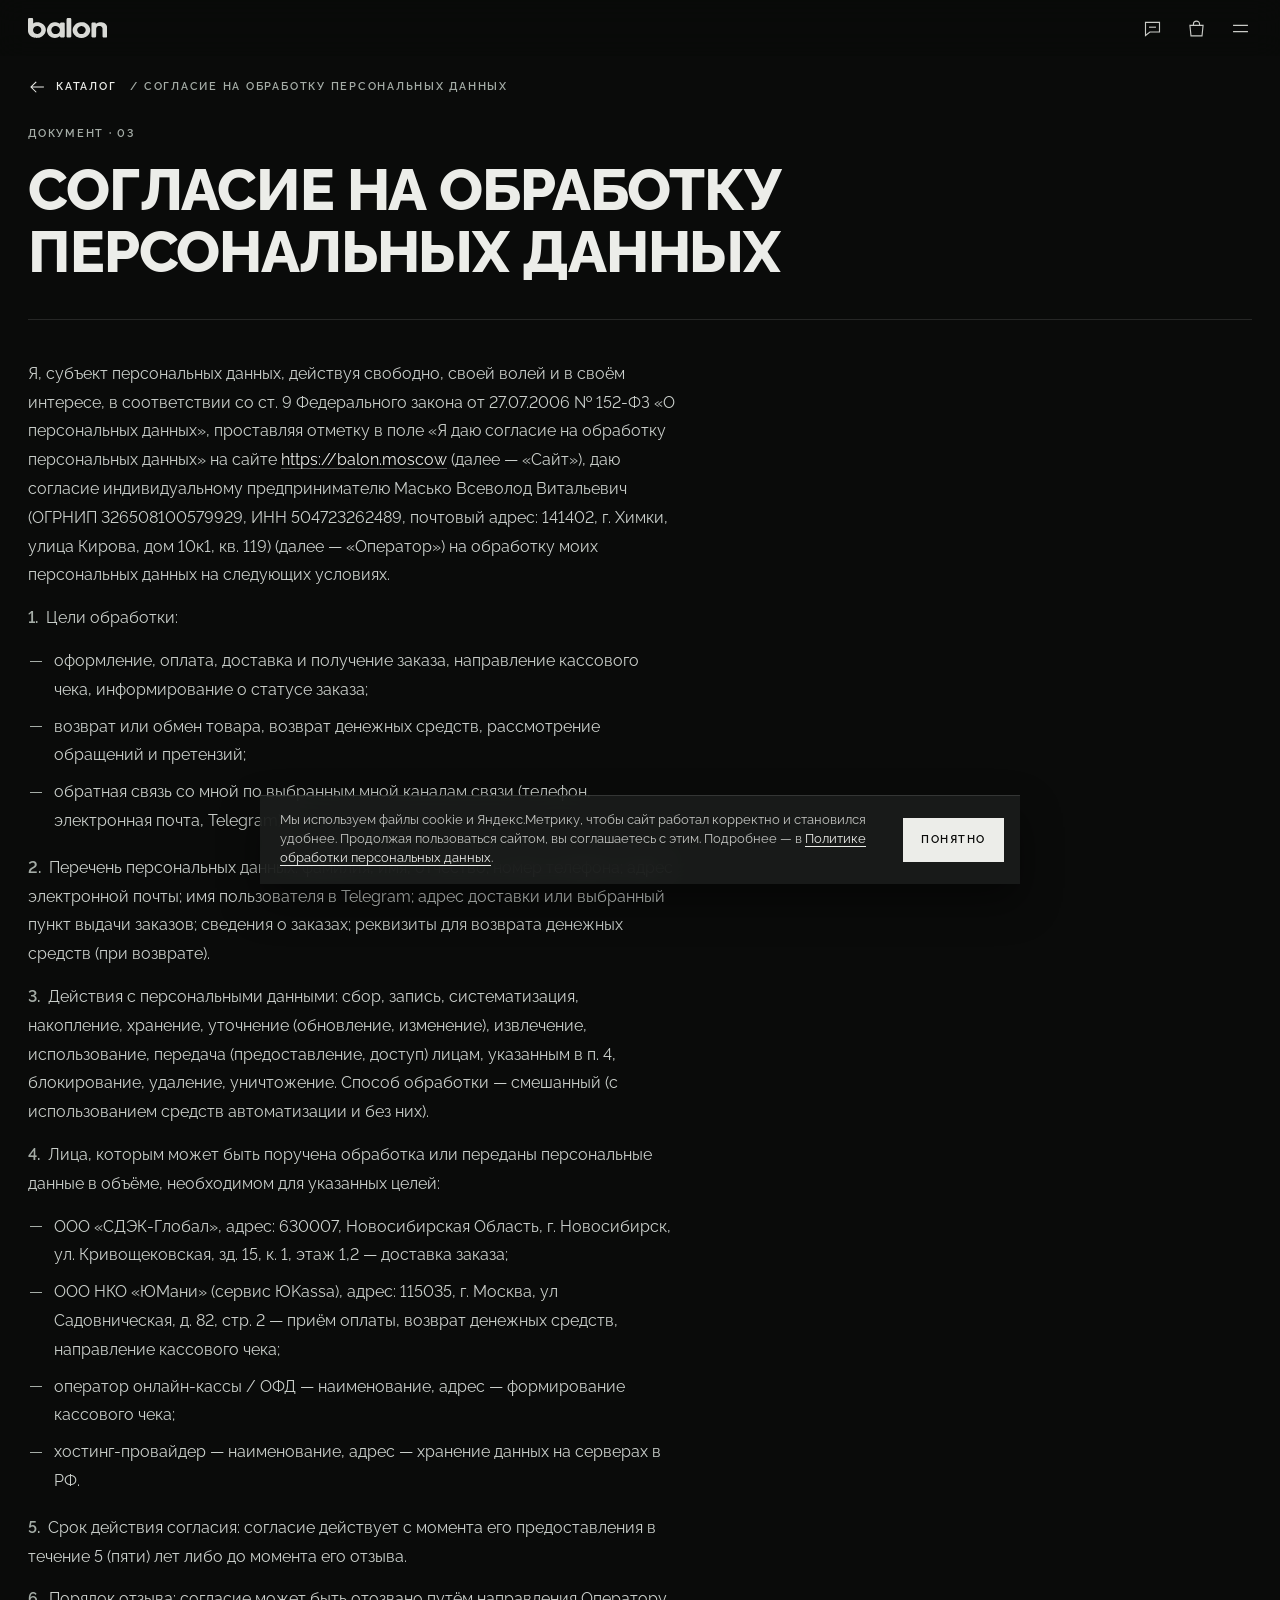
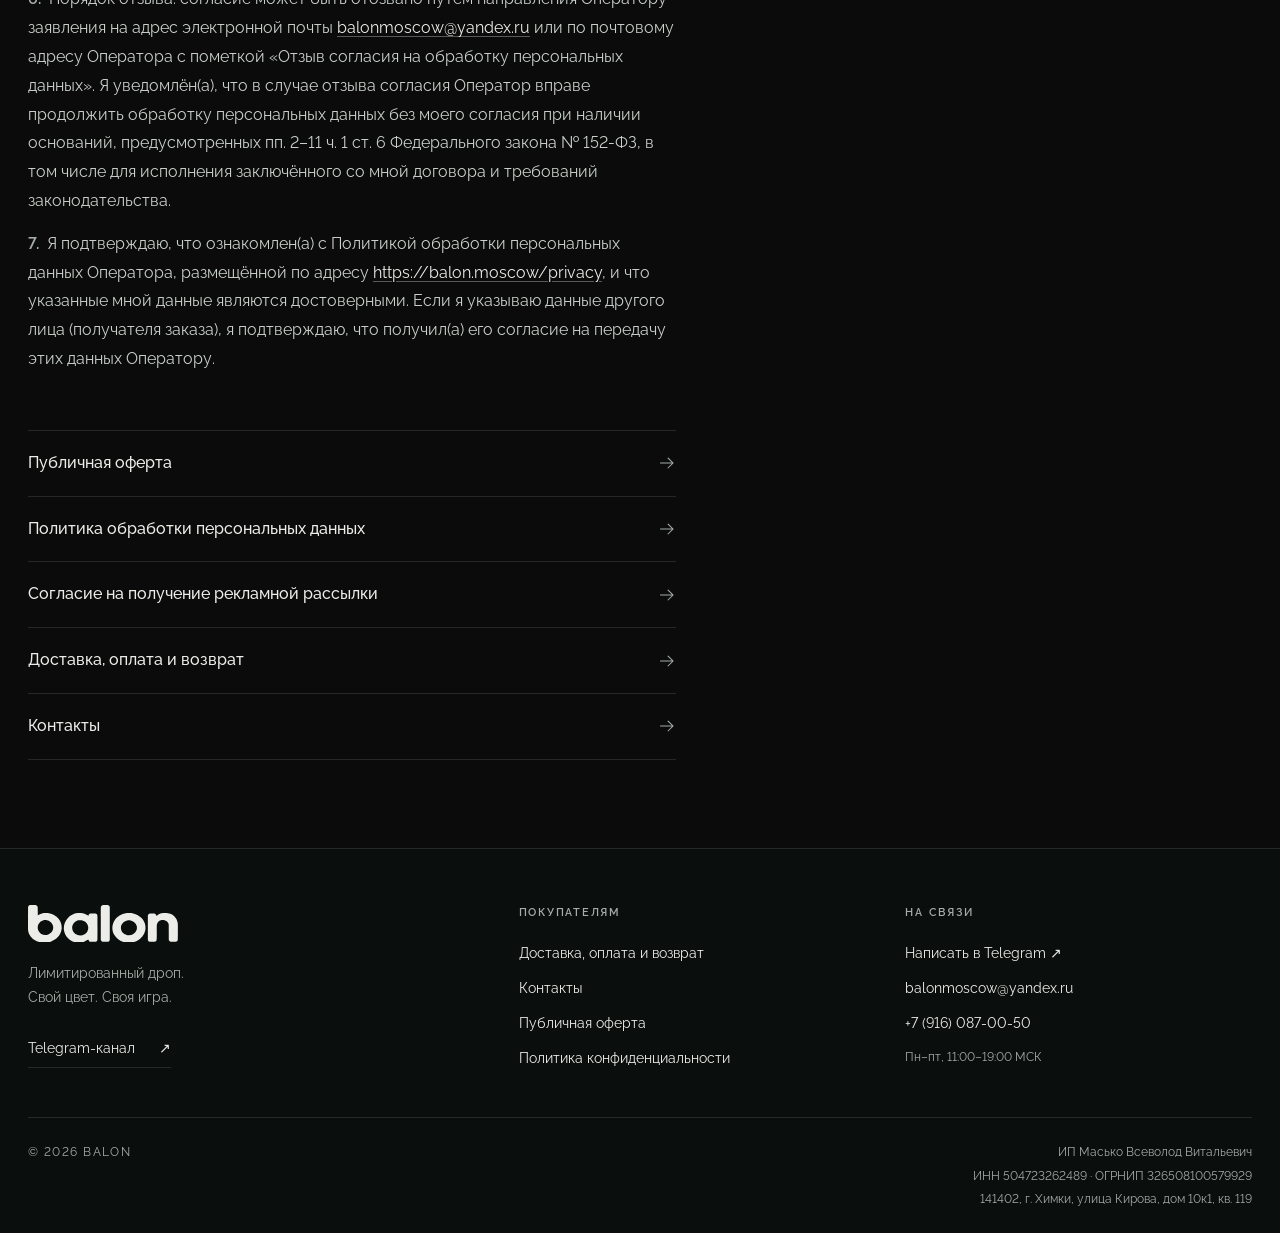
<file: consent.html>
<!doctype html>
<html lang="ru">
<head>
<meta charset="utf-8">
<meta name="viewport" content="width=device-width,initial-scale=1,viewport-fit=cover">
<meta name="theme-color" content="#0A0B0A">
<title>Согласие на обработку персональных данных — BALON</title>
<meta name="description" content="Согласие на обработку персональных данных при оформлении заказа.">
<link rel="stylesheet" href="assets/fonts.css">
<link rel="stylesheet" href="assets/site.css?v=3">
<link rel="icon" type="image/svg+xml" href="assets/img/favicon.svg?v=3">
<link rel="icon" type="image/x-icon" href="favicon.ico?v=3">
<link rel="apple-touch-icon" href="assets/img/apple-touch-icon.png?v=3">
<meta property="og:title" content="BALON — Drop 01">
<meta property="og:description" content="Лимитированный дроп вязаных шапок. Доставка по всей России.">
<meta property="og:image" content="https://balon.moscow/assets/img/og-image.png?v=3">
<meta property="og:type" content="website">
<meta property="og:url" content="https://balon.moscow/">
</head>
<body data-page="consent">
<header class="hdr wrap" id="hdr"></header>

<main class="wrap doc">
 <div class="crumbs"><a class="label" href="index.html#shop"><svg><use href="#arr"/></svg>Каталог</a><span class="label muted">/ Согласие на обработку персональных данных</span></div>
 <header class="doc-hd">
  <span class="label muted">Документ · 03</span>
  <h1>Согласие на обработку персональных данных</h1>
  
  
 </header>
 <div class="doc-grid solo">
  
  <article class="doc-body">
<p>Я, субъект персональных данных, действуя свободно, своей волей и в своём интересе, в соответствии со ст. 9 Федерального закона от 27.07.2006 № 152-ФЗ «О персональных данных», проставляя отметку в поле «Я даю согласие на обработку персональных данных» на сайте <a href="index.html">https://balon.moscow</a> (далее — «Сайт»), даю согласие индивидуальному предпринимателю Масько Всеволод Витальевич (ОГРНИП 326508100579929, ИНН 504723262489, почтовый адрес: 141402, г. Химки, улица Кирова, дом 10к1, кв. 119) (далее — «Оператор») на обработку моих персональных данных на следующих условиях.</p>
<p><span class="cl">1.</span> Цели обработки:</p>
<ul><li>оформление, оплата, доставка и получение заказа, направление кассового чека, информирование о статусе заказа;</li><li>возврат или обмен товара, возврат денежных средств, рассмотрение обращений и претензий;</li><li>обратная связь со мной по выбранным мной каналам связи (телефон, электронная почта, Telegram).</li></ul>
<p><span class="cl">2.</span> Перечень персональных данных: фамилия, имя, отчество; номер телефона; адрес электронной почты; имя пользователя в Telegram; адрес доставки или выбранный пункт выдачи заказов; сведения о заказах; реквизиты для возврата денежных средств (при возврате).</p>
<p><span class="cl">3.</span> Действия с персональными данными: сбор, запись, систематизация, накопление, хранение, уточнение (обновление, изменение), извлечение, использование, передача (предоставление, доступ) лицам, указанным в п. 4, блокирование, удаление, уничтожение. Способ обработки — смешанный (с использованием средств автоматизации и без них).</p>
<p><span class="cl">4.</span> Лица, которым может быть поручена обработка или переданы персональные данные в объёме, необходимом для указанных целей:</p>
<ul><li>ООО «СДЭК-Глобал», адрес: 630007, Новосибирская Область, г. Новосибирск, ул. Кривощековская, зд. 15, к. 1, этаж 1,2 — доставка заказа;</li><li>ООО НКО «ЮМани» (сервис ЮKassa), адрес: 115035, г. Москва, ул Садовническая, д. 82, стр. 2 — приём оплаты, возврат денежных средств, направление кассового чека;</li><li>оператор онлайн-кассы / ОФД — наименование, адрес — формирование кассового чека;</li><li>хостинг-провайдер — наименование, адрес — хранение данных на серверах в РФ.</li></ul>
<p><span class="cl">5.</span> Срок действия согласия: согласие действует с момента его предоставления в течение 5 (пяти) лет либо до момента его отзыва.</p>
<p><span class="cl">6.</span> Порядок отзыва: согласие может быть отозвано путём направления Оператору заявления на адрес электронной почты <a href="mailto:balonmoscow@yandex.ru">balonmoscow@yandex.ru</a> или по почтовому адресу Оператора с пометкой «Отзыв согласия на обработку персональных данных». Я уведомлён(а), что в случае отзыва согласия Оператор вправе продолжить обработку персональных данных без моего согласия при наличии оснований, предусмотренных пп. 2–11 ч. 1 ст. 6 Федерального закона № 152-ФЗ, в том числе для исполнения заключённого со мной договора и требований законодательства.</p>
<p><span class="cl">7.</span> Я подтверждаю, что ознакомлен(а) с Политикой обработки персональных данных Оператора, размещённой по адресу <a href="privacy.html">https://balon.moscow/privacy</a>, и что указанные мной данные являются достоверными. Если я указываю данные другого лица (получателя заказа), я подтверждаю, что получил(а) его согласие на передачу этих данных Оператору.</p>
   <nav class="doc-docs" aria-label="Другие документы"><a href="oferta.html">Публичная оферта<svg><use href="#arr"/></svg></a><a href="privacy.html">Политика обработки персональных данных<svg><use href="#arr"/></svg></a><a href="marketing-consent.html">Согласие на получение рекламной рассылки<svg><use href="#arr"/></svg></a><a href="delivery.html">Доставка, оплата и возврат<svg><use href="#arr"/></svg></a><a href="contacts.html">Контакты<svg><use href="#arr"/></svg></a></nav>
  </article>
 </div>
</main>

<footer class="ft wrap" id="ft"></footer>
<script src="assets/site.js?v=3"></script>
</body>
</html>
</file>
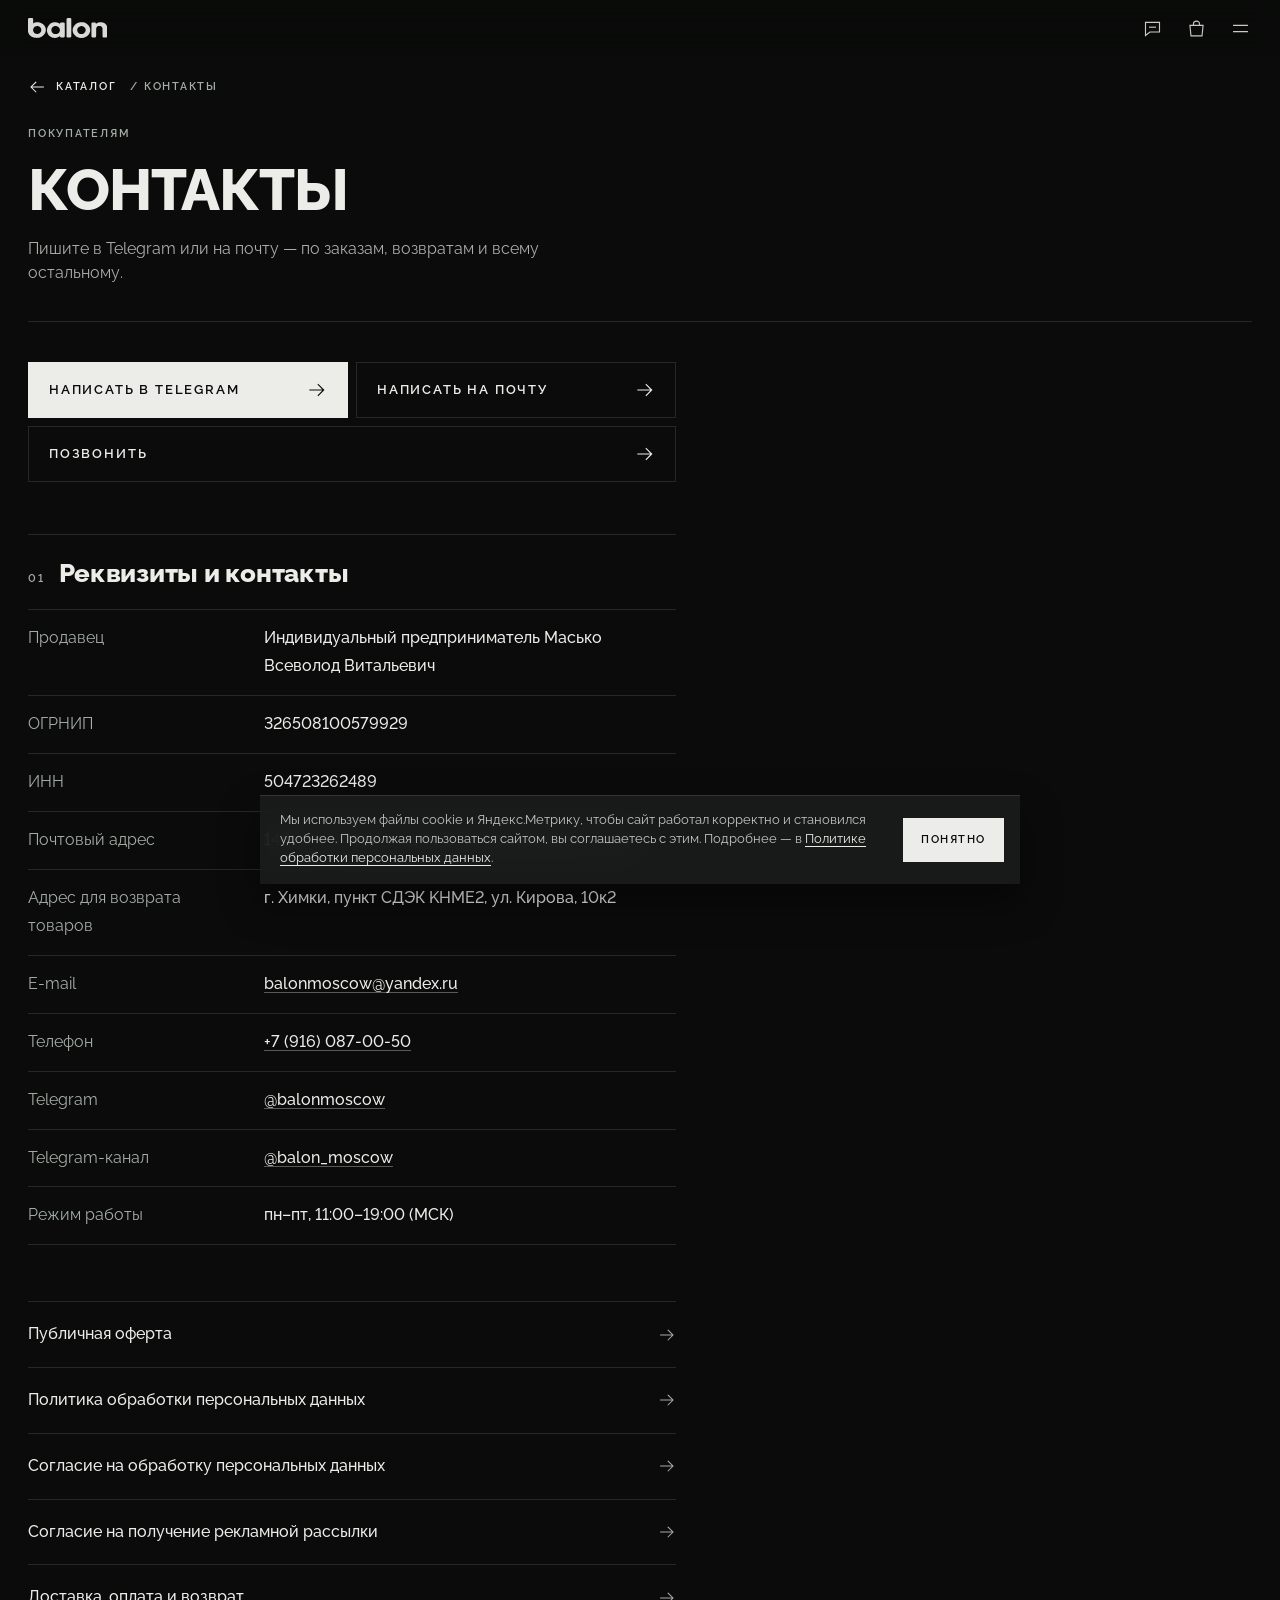
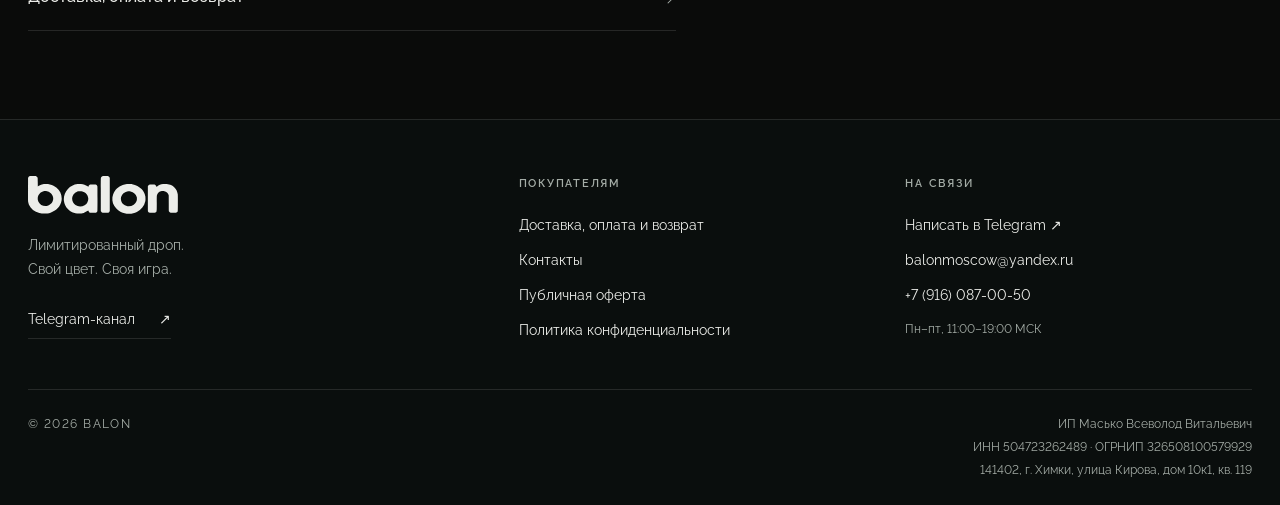
<file: contacts.html>
<!doctype html>
<html lang="ru">
<head>
<meta charset="utf-8">
<meta name="viewport" content="width=device-width,initial-scale=1,viewport-fit=cover">
<meta name="theme-color" content="#0A0B0A">
<title>Контакты — BALON</title>
<meta name="description" content="Контакты и реквизиты интернет-магазина BALON.">
<link rel="stylesheet" href="assets/fonts.css">
<link rel="stylesheet" href="assets/site.css?v=3">
<link rel="icon" type="image/svg+xml" href="assets/img/favicon.svg?v=3">
<link rel="icon" type="image/x-icon" href="favicon.ico?v=3">
<link rel="apple-touch-icon" href="assets/img/apple-touch-icon.png?v=3">
<meta property="og:title" content="BALON — Drop 01">
<meta property="og:description" content="Лимитированный дроп вязаных шапок. Доставка по всей России.">
<meta property="og:image" content="https://balon.moscow/assets/img/og-image.png?v=3">
<meta property="og:type" content="website">
<meta property="og:url" content="https://balon.moscow/">
</head>
<body data-page="contacts">
<header class="hdr wrap" id="hdr"></header>

<main class="wrap doc">
 <div class="crumbs"><a class="label" href="index.html#shop"><svg><use href="#arr"/></svg>Каталог</a><span class="label muted">/ Контакты</span></div>
 <header class="doc-hd">
  <span class="label muted">Покупателям</span>
  <h1>Контакты</h1>
  <p class="lead">Пишите в Telegram или на почту — по заказам, возвратам и всему остальному.</p>
  
 </header>
 <div class="doc-grid solo">
  
  <article class="doc-body">
<div class="actions"><a class="btn" href="https://t.me/balonmoscow" target="_blank" rel="noopener">Написать в Telegram<svg><use href="#arr"/></svg></a><a class="btn ghost" href="mailto:balonmoscow@yandex.ru">Написать на почту<svg><use href="#arr"/></svg></a><a class="btn ghost" href="tel:+79160870050">Позвонить<svg><use href="#arr"/></svg></a></div>
<h2 id="s1"><span class="n">01</span>Реквизиты и контакты</h2>
<dl class="req"><div><dt>Продавец</dt><dd>Индивидуальный предприниматель Масько Всеволод Витальевич</dd></div><div><dt>ОГРНИП</dt><dd>326508100579929</dd></div><div><dt>ИНН</dt><dd>504723262489</dd></div><div><dt>Почтовый адрес</dt><dd>141402, г. Химки, улица Кирова, дом 10к1, кв. 119</dd></div><div><dt>Адрес для возврата товаров</dt><dd>г. Химки, пункт СДЭК KHME2, ул. Кирова, 10к2</dd></div><div><dt>E-mail</dt><dd><a href="mailto:balonmoscow@yandex.ru">balonmoscow@yandex.ru</a></dd></div><div><dt>Телефон</dt><dd><a href="tel:+79160870050">+7 (916) 087-00-50</a></dd></div><div><dt>Telegram</dt><dd><a href="https://t.me/balonmoscow" target="_blank" rel="noopener">@balonmoscow</a></dd></div><div><dt>Telegram-канал</dt><dd><a href="https://t.me/balon_moscow" target="_blank" rel="noopener">@balon_moscow</a></dd></div><div><dt>Режим работы</dt><dd>пн–пт, 11:00–19:00 (МСК)</dd></div></dl>
   <nav class="doc-docs" aria-label="Другие документы"><a href="oferta.html">Публичная оферта<svg><use href="#arr"/></svg></a><a href="privacy.html">Политика обработки персональных данных<svg><use href="#arr"/></svg></a><a href="consent.html">Согласие на обработку персональных данных<svg><use href="#arr"/></svg></a><a href="marketing-consent.html">Согласие на получение рекламной рассылки<svg><use href="#arr"/></svg></a><a href="delivery.html">Доставка, оплата и возврат<svg><use href="#arr"/></svg></a></nav>
  </article>
 </div>
</main>

<footer class="ft wrap" id="ft"></footer>
<script src="assets/site.js?v=3"></script>
</body>
</html>
</file>
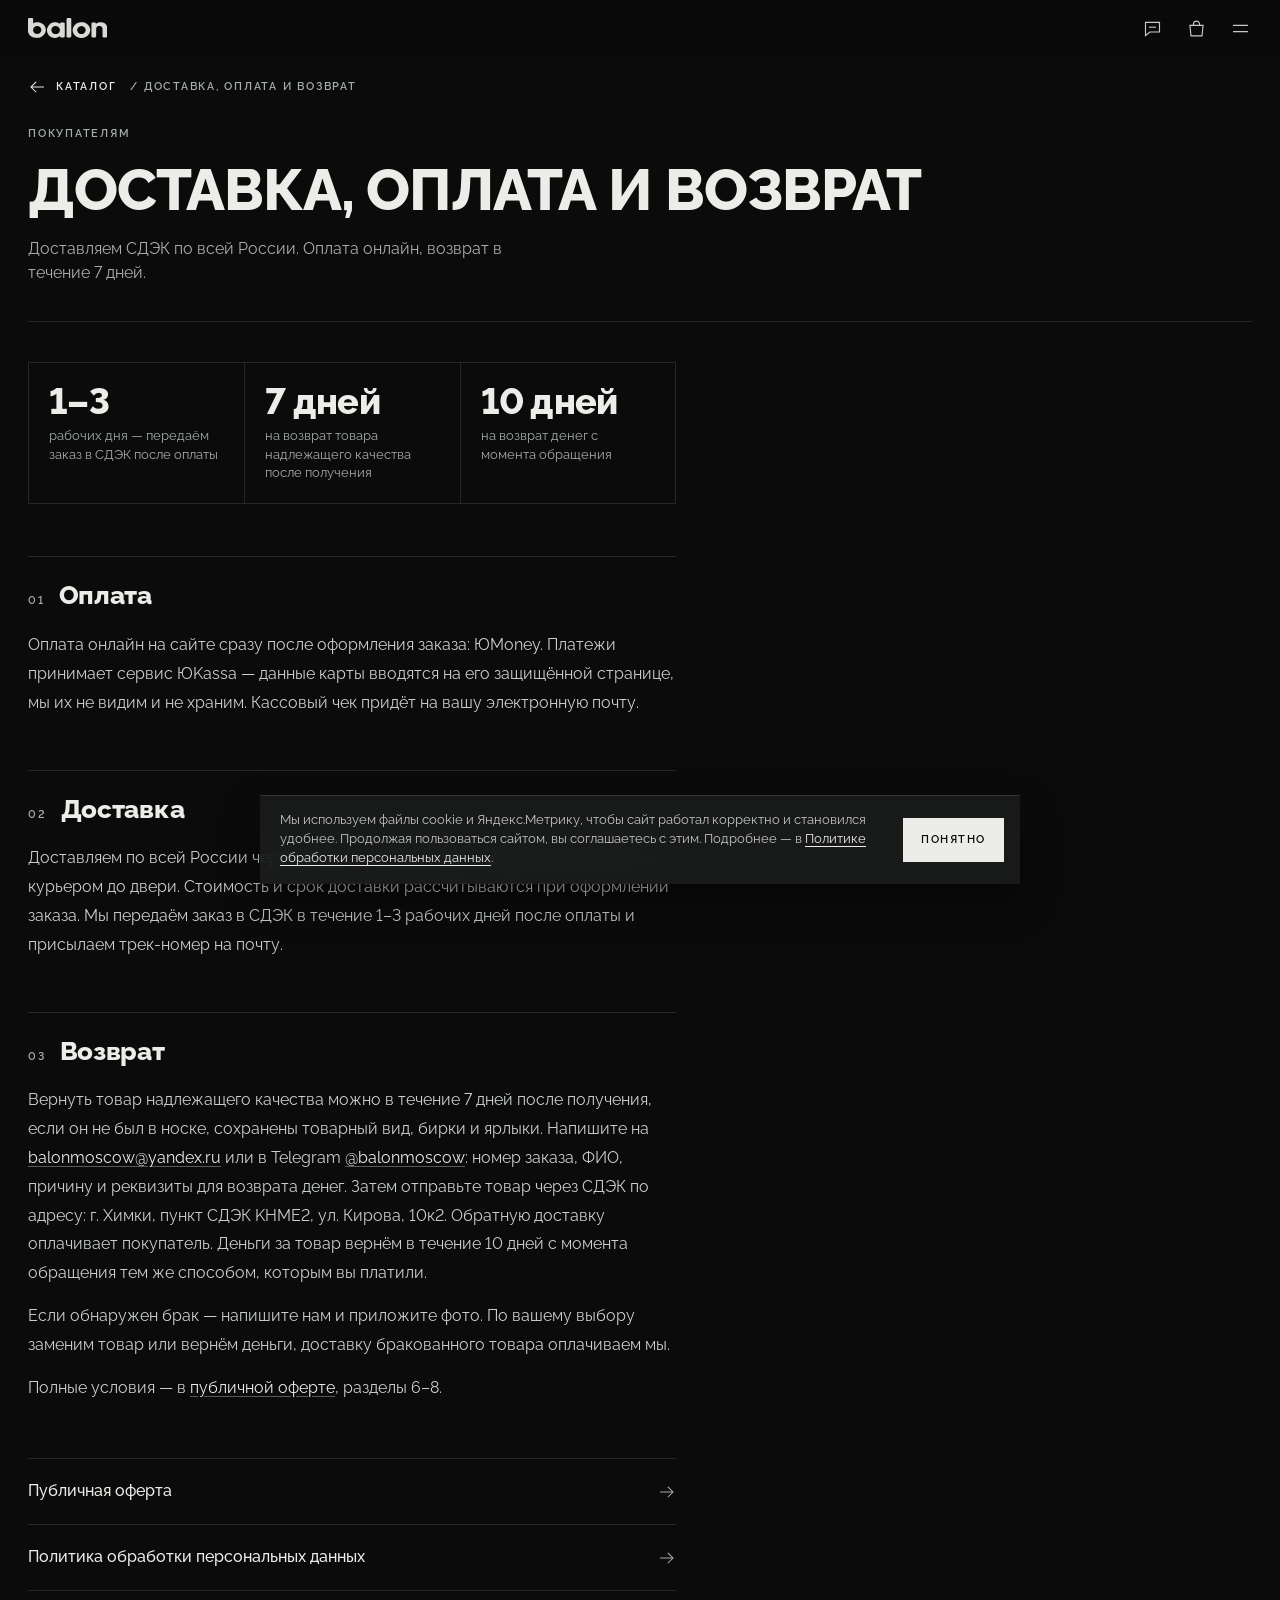
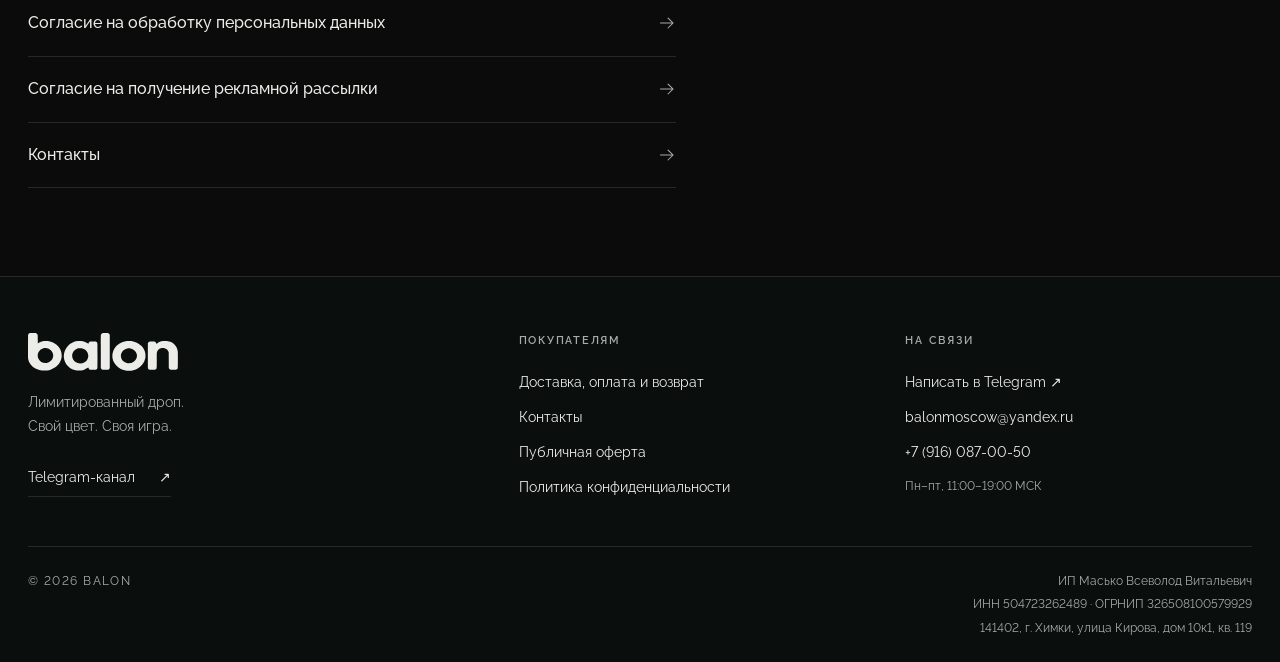
<file: delivery.html>
<!doctype html>
<html lang="ru">
<head>
<meta charset="utf-8">
<meta name="viewport" content="width=device-width,initial-scale=1,viewport-fit=cover">
<meta name="theme-color" content="#0A0B0A">
<title>Доставка, оплата и возврат — BALON</title>
<meta name="description" content="Оплата, доставка СДЭК и возврат товара в BALON.">
<link rel="stylesheet" href="assets/fonts.css">
<link rel="stylesheet" href="assets/site.css?v=3">
<link rel="icon" type="image/svg+xml" href="assets/img/favicon.svg?v=3">
<link rel="icon" type="image/x-icon" href="favicon.ico?v=3">
<link rel="apple-touch-icon" href="assets/img/apple-touch-icon.png?v=3">
<meta property="og:title" content="BALON — Drop 01">
<meta property="og:description" content="Лимитированный дроп вязаных шапок. Доставка по всей России.">
<meta property="og:image" content="https://balon.moscow/assets/img/og-image.png?v=3">
<meta property="og:type" content="website">
<meta property="og:url" content="https://balon.moscow/">
</head>
<body data-page="delivery">
<header class="hdr wrap" id="hdr"></header>

<main class="wrap doc">
 <div class="crumbs"><a class="label" href="index.html#shop"><svg><use href="#arr"/></svg>Каталог</a><span class="label muted">/ Доставка, оплата и возврат</span></div>
 <header class="doc-hd">
  <span class="label muted">Покупателям</span>
  <h1>Доставка, оплата и возврат</h1>
  <p class="lead">Доставляем СДЭК по всей России. Оплата онлайн, возврат в течение 7 дней.</p>
  
 </header>
 <div class="doc-grid solo">
  
  <article class="doc-body">
<div class="facts"><div><b>1–3</b><span>рабочих дня — передаём заказ в СДЭК после оплаты</span></div><div><b>7 дней</b><span>на возврат товара надлежащего качества после получения</span></div><div><b>10 дней</b><span>на возврат денег с момента обращения</span></div></div>
<h2 id="s1"><span class="n">01</span>Оплата</h2>
<p>Оплата онлайн на сайте сразу после оформления заказа: ЮMoney. Платежи принимает сервис ЮKassa — данные карты вводятся на его защищённой странице, мы их не видим и не храним. Кассовый чек придёт на вашу электронную почту.</p>
<h2 id="s2"><span class="n">02</span>Доставка</h2>
<p>Доставляем по всей России через СДЭК — в пункт выдачи заказов, постамат или курьером до двери. Стоимость и срок доставки рассчитываются при оформлении заказа. Мы передаём заказ в СДЭК в течение 1–3 рабочих дней после оплаты и присылаем трек-номер на почту.</p>
<h2 id="s3"><span class="n">03</span>Возврат</h2>
<p>Вернуть товар надлежащего качества можно в течение 7 дней после получения, если он не был в носке, сохранены товарный вид, бирки и ярлыки. Напишите на <a href="mailto:balonmoscow@yandex.ru">balonmoscow@yandex.ru</a> или в Telegram <a href="https://t.me/balonmoscow" target="_blank" rel="noopener">@balonmoscow</a>: номер заказа, ФИО, причину и реквизиты для возврата денег. Затем отправьте товар через СДЭК по адресу: г. Химки, пункт СДЭК KHME2, ул. Кирова, 10к2. Обратную доставку оплачивает покупатель. Деньги за товар вернём в течение 10 дней с момента обращения тем же способом, которым вы платили.</p>
<p>Если обнаружен брак — напишите нам и приложите фото. По вашему выбору заменим товар или вернём деньги, доставку бракованного товара оплачиваем мы.</p>
<p>Полные условия — в <a href="oferta.html">публичной оферте</a>, разделы 6–8.</p>
   <nav class="doc-docs" aria-label="Другие документы"><a href="oferta.html">Публичная оферта<svg><use href="#arr"/></svg></a><a href="privacy.html">Политика обработки персональных данных<svg><use href="#arr"/></svg></a><a href="consent.html">Согласие на обработку персональных данных<svg><use href="#arr"/></svg></a><a href="marketing-consent.html">Согласие на получение рекламной рассылки<svg><use href="#arr"/></svg></a><a href="contacts.html">Контакты<svg><use href="#arr"/></svg></a></nav>
  </article>
 </div>
</main>

<footer class="ft wrap" id="ft"></footer>
<script src="assets/site.js?v=3"></script>
</body>
</html>
</file>
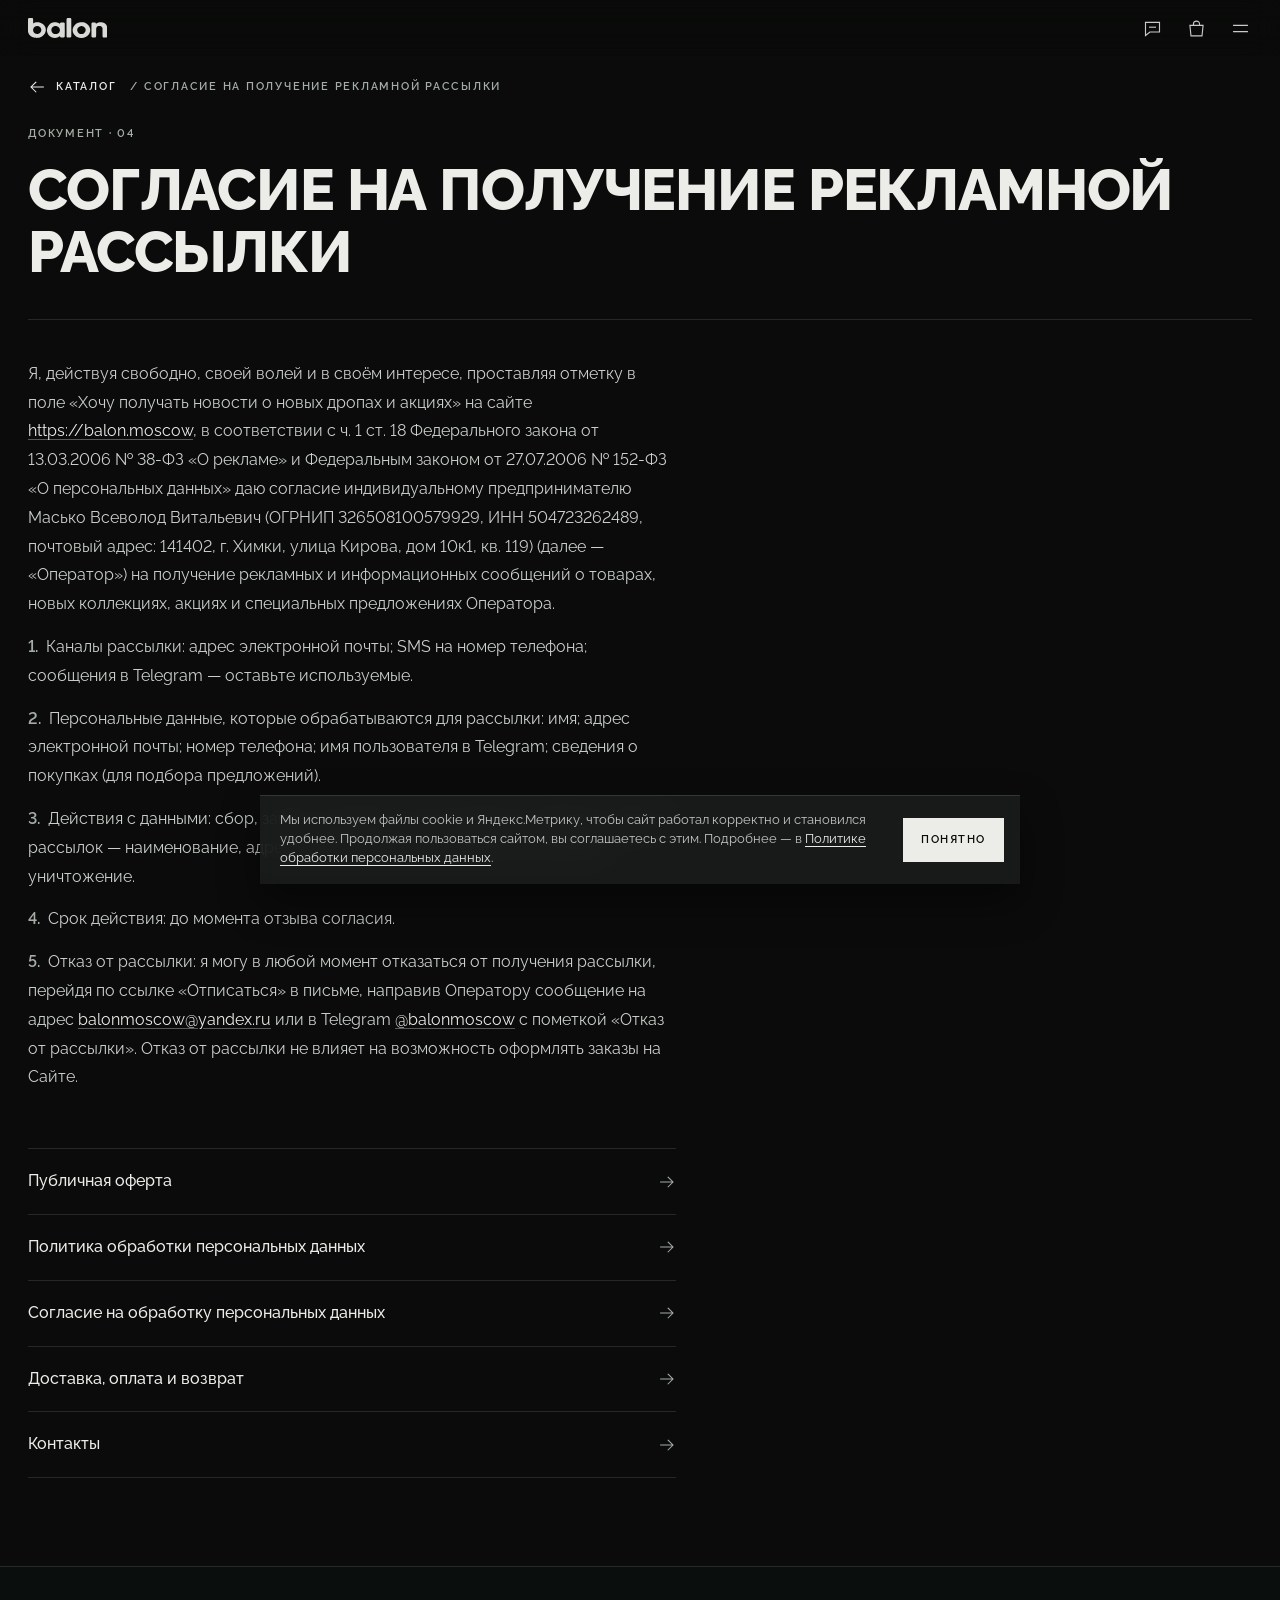
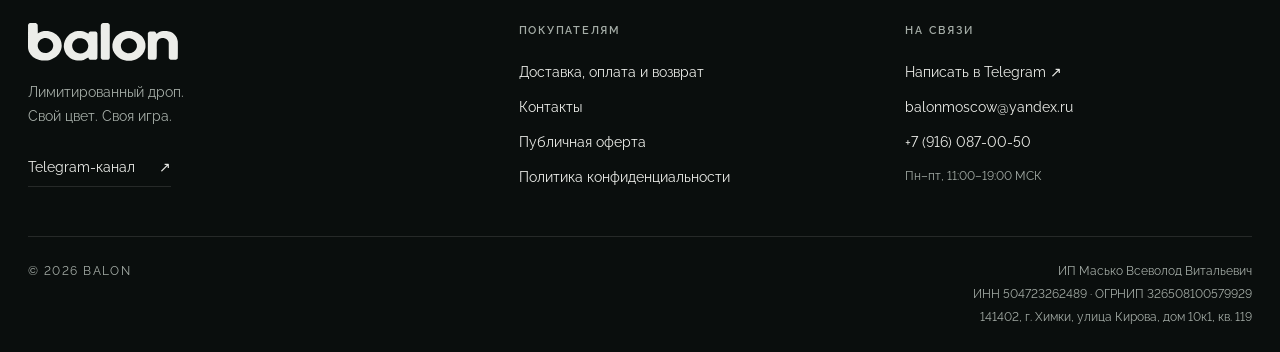
<file: marketing-consent.html>
<!doctype html>
<html lang="ru">
<head>
<meta charset="utf-8">
<meta name="viewport" content="width=device-width,initial-scale=1,viewport-fit=cover">
<meta name="theme-color" content="#0A0B0A">
<title>Согласие на получение рекламной рассылки — BALON</title>
<meta name="description" content="Согласие на получение новостей о дропах и акциях BALON.">
<link rel="stylesheet" href="assets/fonts.css">
<link rel="stylesheet" href="assets/site.css?v=3">
<link rel="icon" type="image/svg+xml" href="assets/img/favicon.svg?v=3">
<link rel="icon" type="image/x-icon" href="favicon.ico?v=3">
<link rel="apple-touch-icon" href="assets/img/apple-touch-icon.png?v=3">
<meta property="og:title" content="BALON — Drop 01">
<meta property="og:description" content="Лимитированный дроп вязаных шапок. Доставка по всей России.">
<meta property="og:image" content="https://balon.moscow/assets/img/og-image.png?v=3">
<meta property="og:type" content="website">
<meta property="og:url" content="https://balon.moscow/">
</head>
<body data-page="marketing-consent">
<header class="hdr wrap" id="hdr"></header>

<main class="wrap doc">
 <div class="crumbs"><a class="label" href="index.html#shop"><svg><use href="#arr"/></svg>Каталог</a><span class="label muted">/ Согласие на получение рекламной рассылки</span></div>
 <header class="doc-hd">
  <span class="label muted">Документ · 04</span>
  <h1>Согласие на получение рекламной рассылки</h1>
  
  
 </header>
 <div class="doc-grid solo">
  
  <article class="doc-body">
<p>Я, действуя свободно, своей волей и в своём интересе, проставляя отметку в поле «Хочу получать новости о новых дропах и акциях» на сайте <a href="index.html">https://balon.moscow</a>, в соответствии с ч. 1 ст. 18 Федерального закона от 13.03.2006 № 38-ФЗ «О рекламе» и Федеральным законом от 27.07.2006 № 152-ФЗ «О персональных данных» даю согласие индивидуальному предпринимателю Масько Всеволод Витальевич (ОГРНИП 326508100579929, ИНН 504723262489, почтовый адрес: 141402, г. Химки, улица Кирова, дом 10к1, кв. 119) (далее — «Оператор») на получение рекламных и информационных сообщений о товарах, новых коллекциях, акциях и специальных предложениях Оператора.</p>
<p><span class="cl">1.</span> Каналы рассылки: адрес электронной почты; SMS на номер телефона; сообщения в Telegram — оставьте используемые.</p>
<p><span class="cl">2.</span> Персональные данные, которые обрабатываются для рассылки: имя; адрес электронной почты; номер телефона; имя пользователя в Telegram; сведения о покупках (для подбора предложений).</p>
<p><span class="cl">3.</span> Действия с данными: сбор, запись, хранение, использование, передача сервису рассылок — наименование, адрес в целях отправки сообщений, удаление, уничтожение.</p>
<p><span class="cl">4.</span> Срок действия: до момента отзыва согласия.</p>
<p><span class="cl">5.</span> Отказ от рассылки: я могу в любой момент отказаться от получения рассылки, перейдя по ссылке «Отписаться» в письме, направив Оператору сообщение на адрес <a href="mailto:balonmoscow@yandex.ru">balonmoscow@yandex.ru</a> или в Telegram <a href="https://t.me/balonmoscow" target="_blank" rel="noopener">@balonmoscow</a> с пометкой «Отказ от рассылки». Отказ от рассылки не влияет на возможность оформлять заказы на Сайте.</p>
   <nav class="doc-docs" aria-label="Другие документы"><a href="oferta.html">Публичная оферта<svg><use href="#arr"/></svg></a><a href="privacy.html">Политика обработки персональных данных<svg><use href="#arr"/></svg></a><a href="consent.html">Согласие на обработку персональных данных<svg><use href="#arr"/></svg></a><a href="delivery.html">Доставка, оплата и возврат<svg><use href="#arr"/></svg></a><a href="contacts.html">Контакты<svg><use href="#arr"/></svg></a></nav>
  </article>
 </div>
</main>

<footer class="ft wrap" id="ft"></footer>
<script src="assets/site.js?v=3"></script>
</body>
</html>
</file>
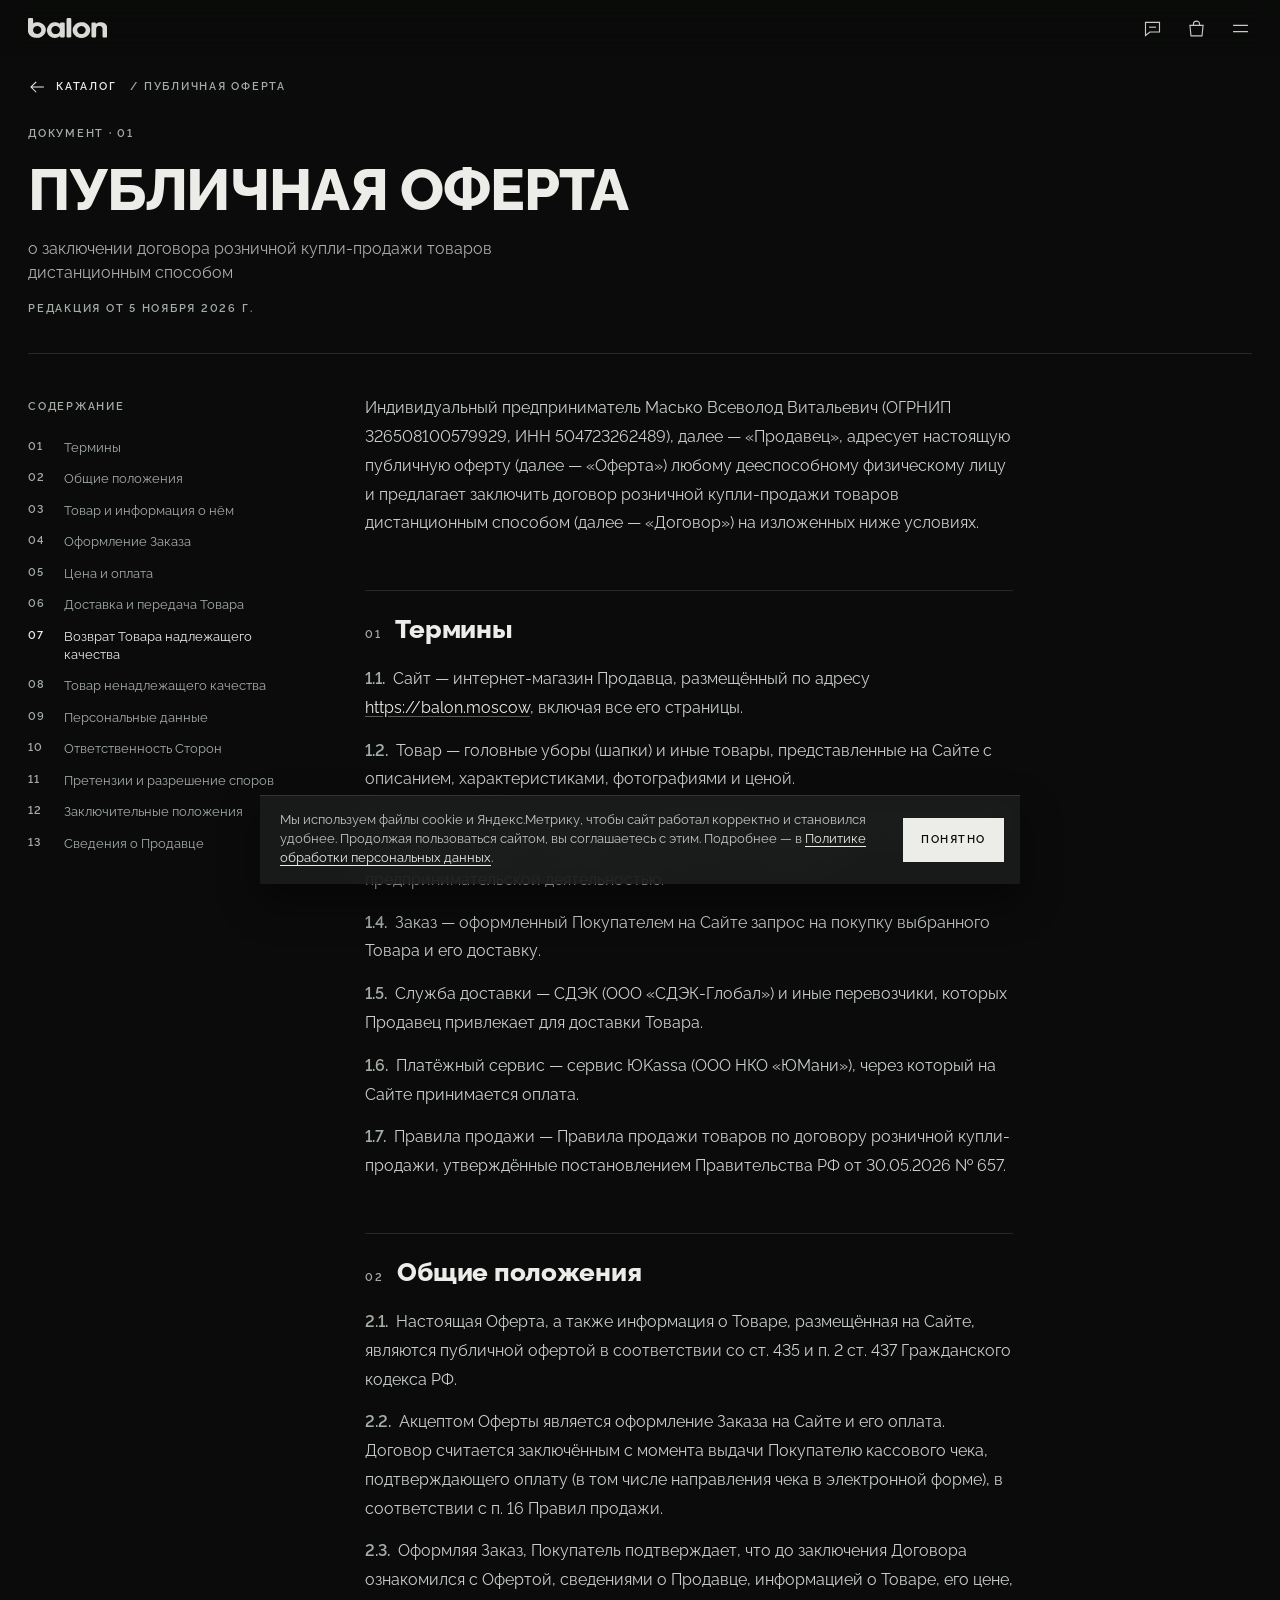
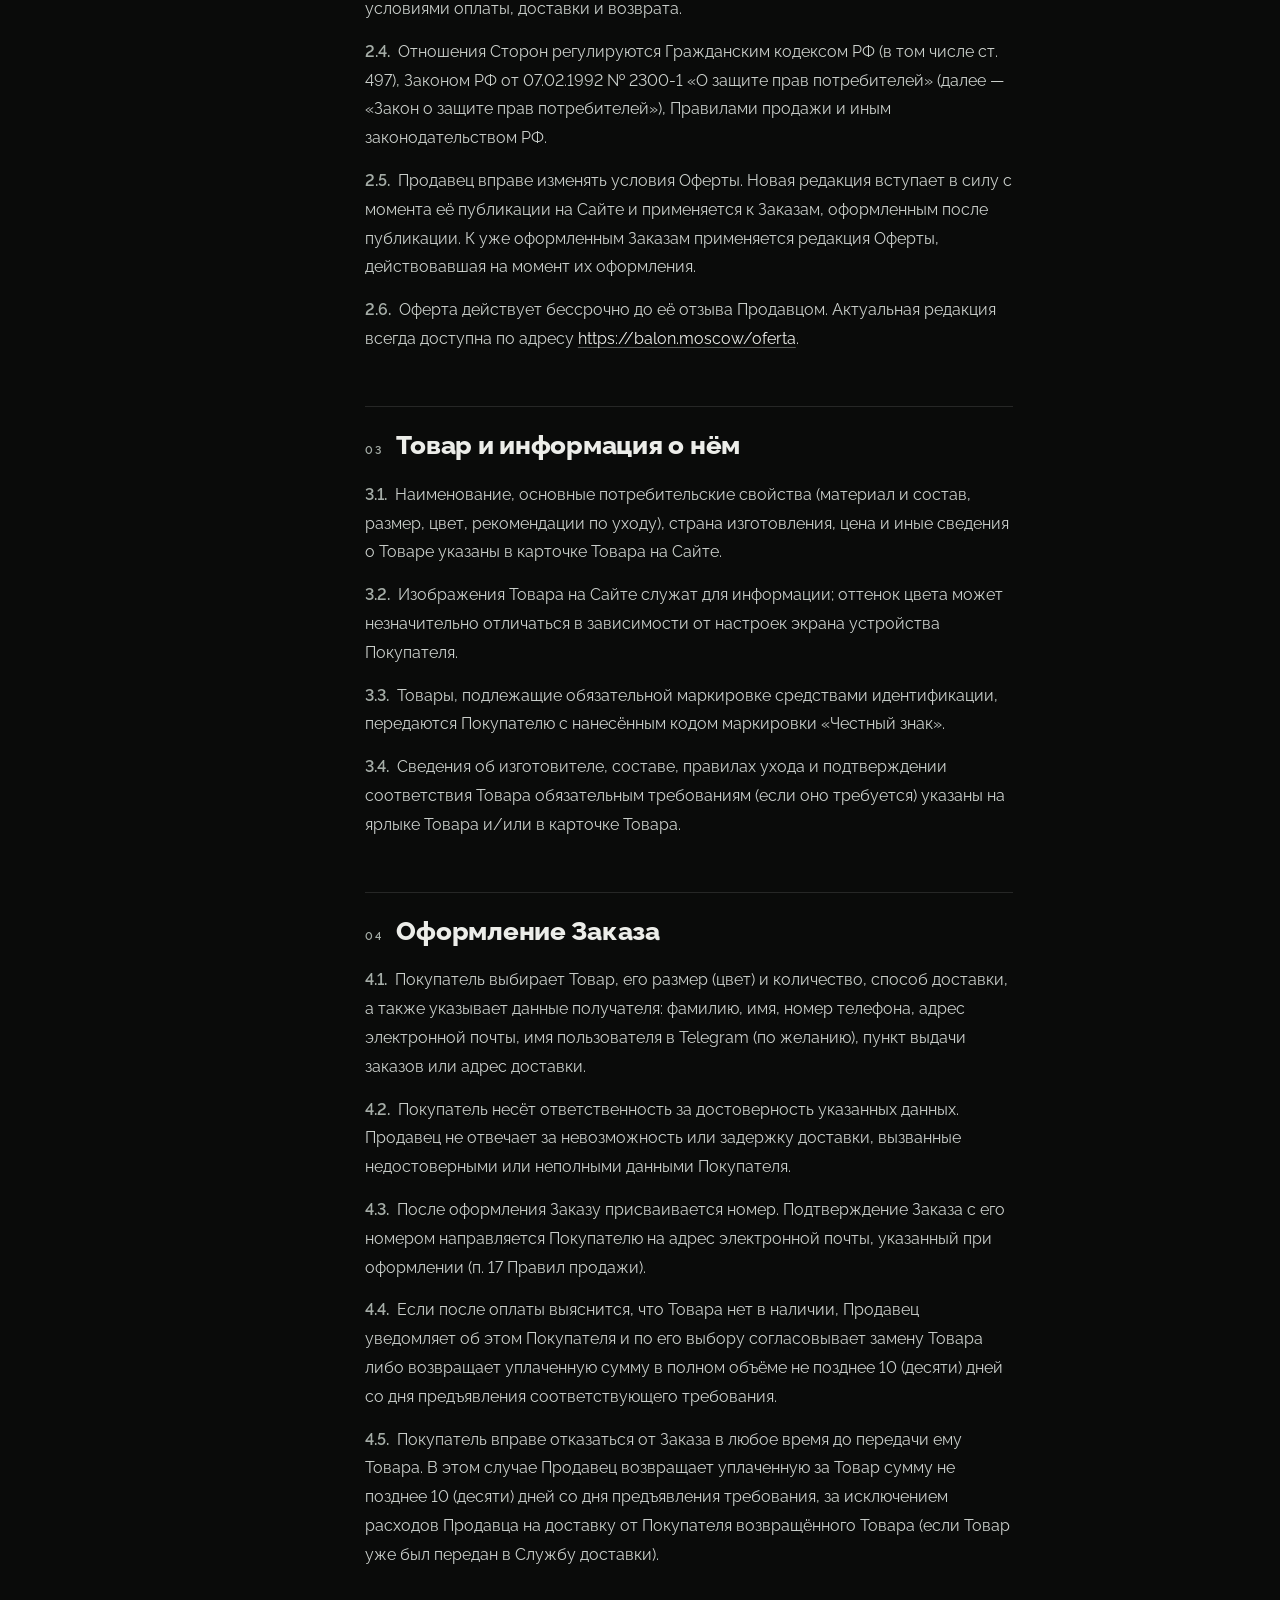
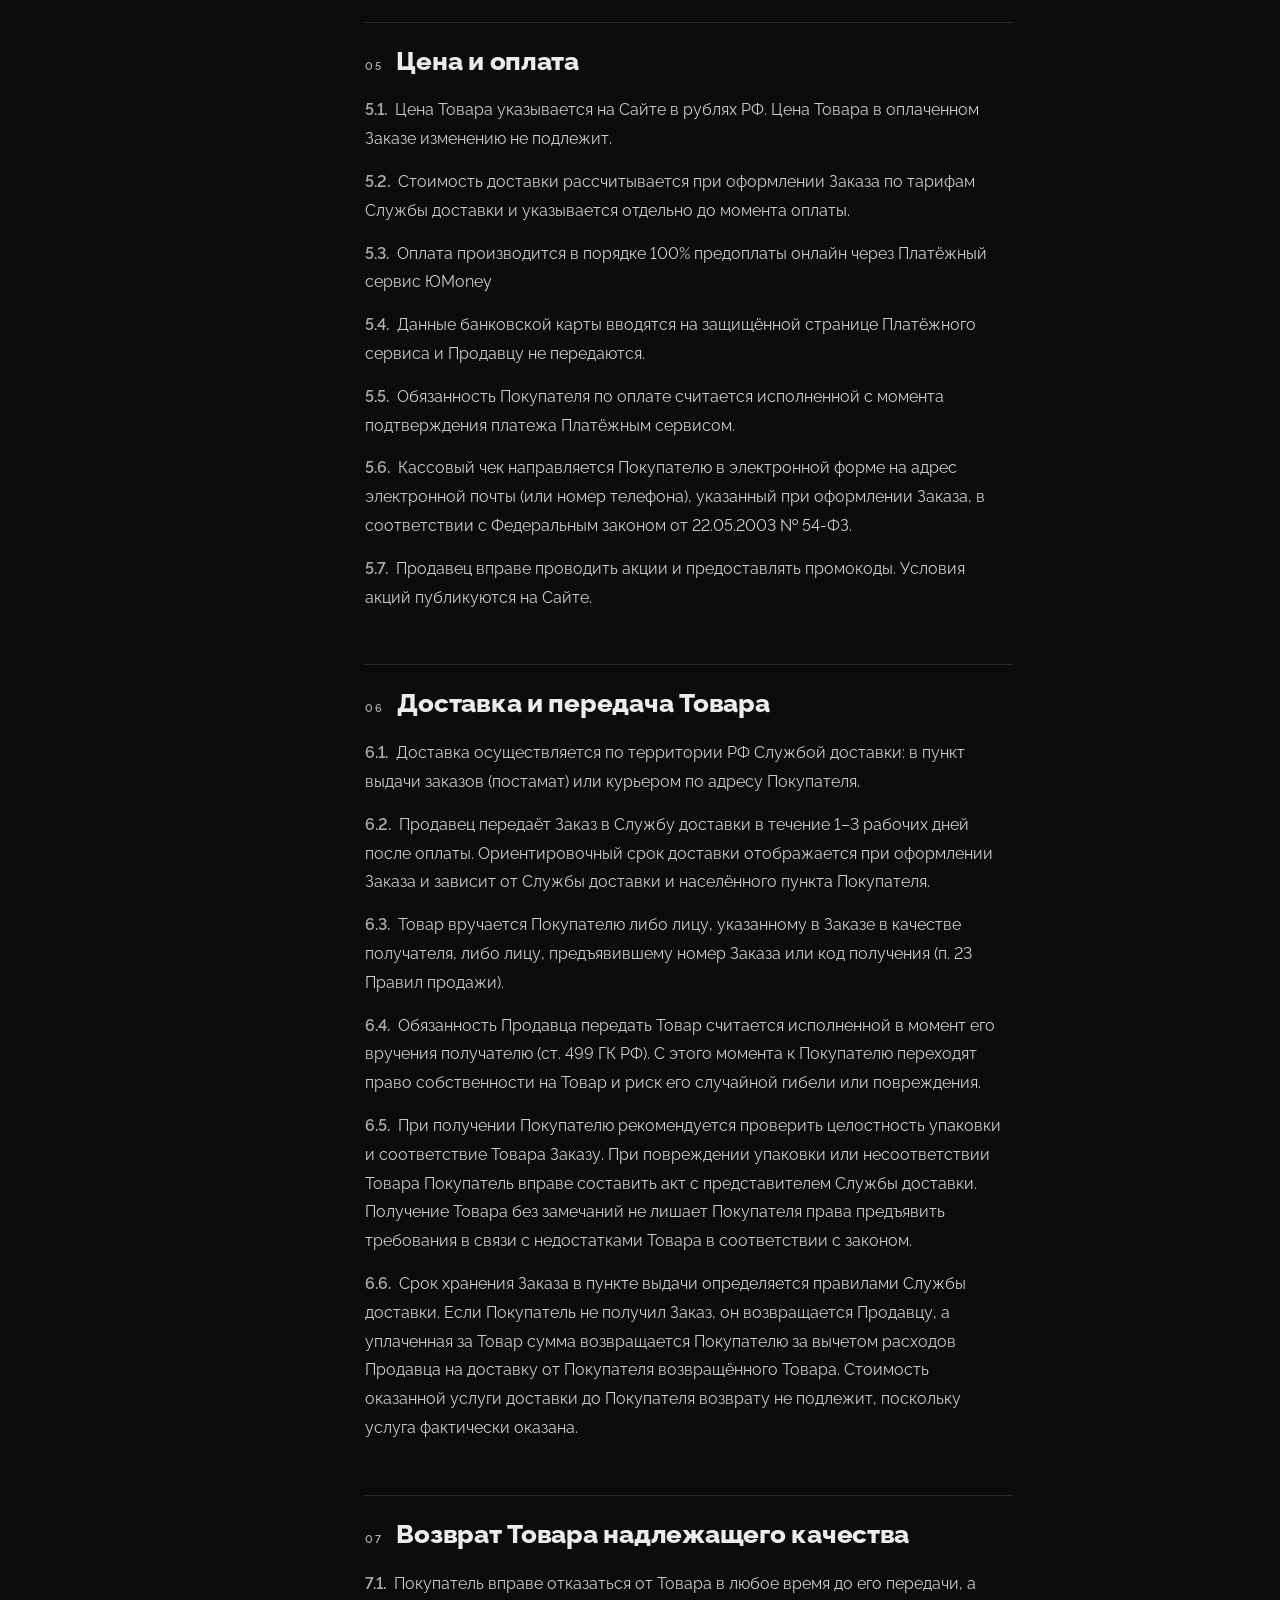
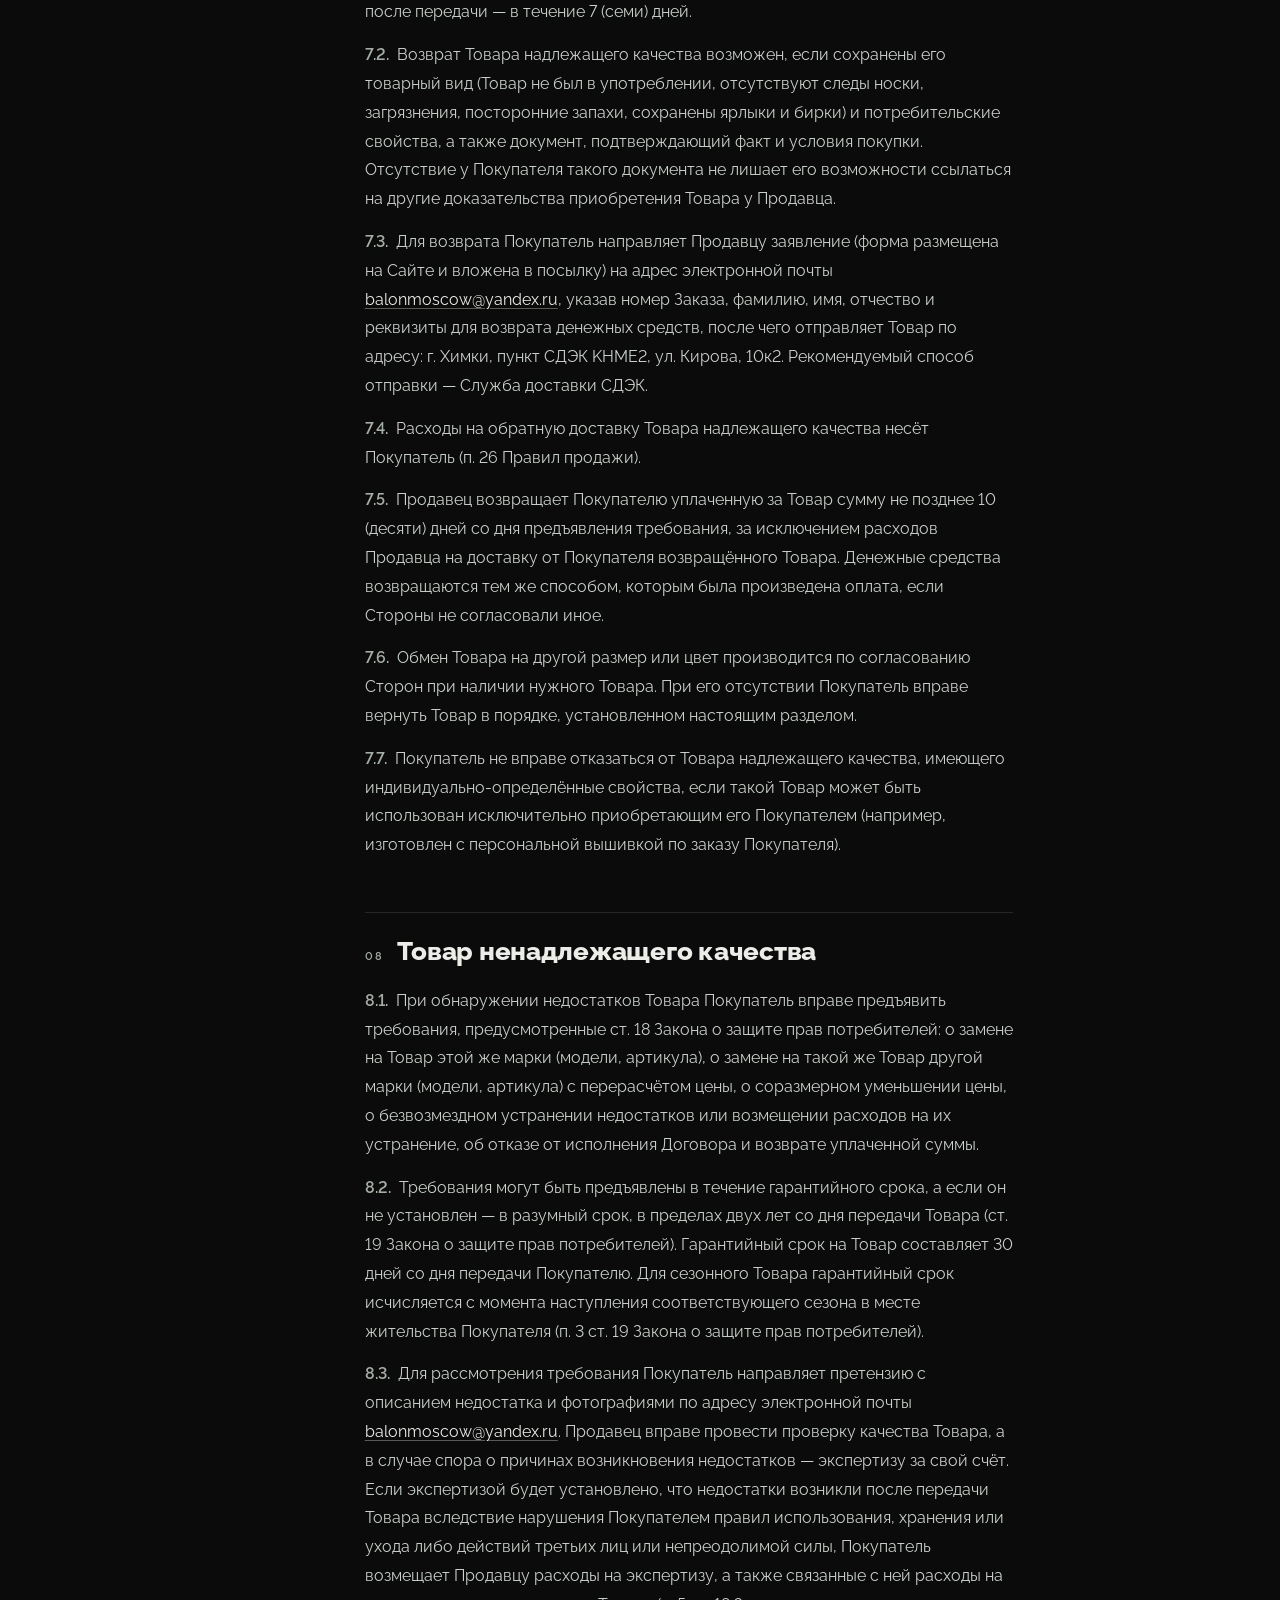
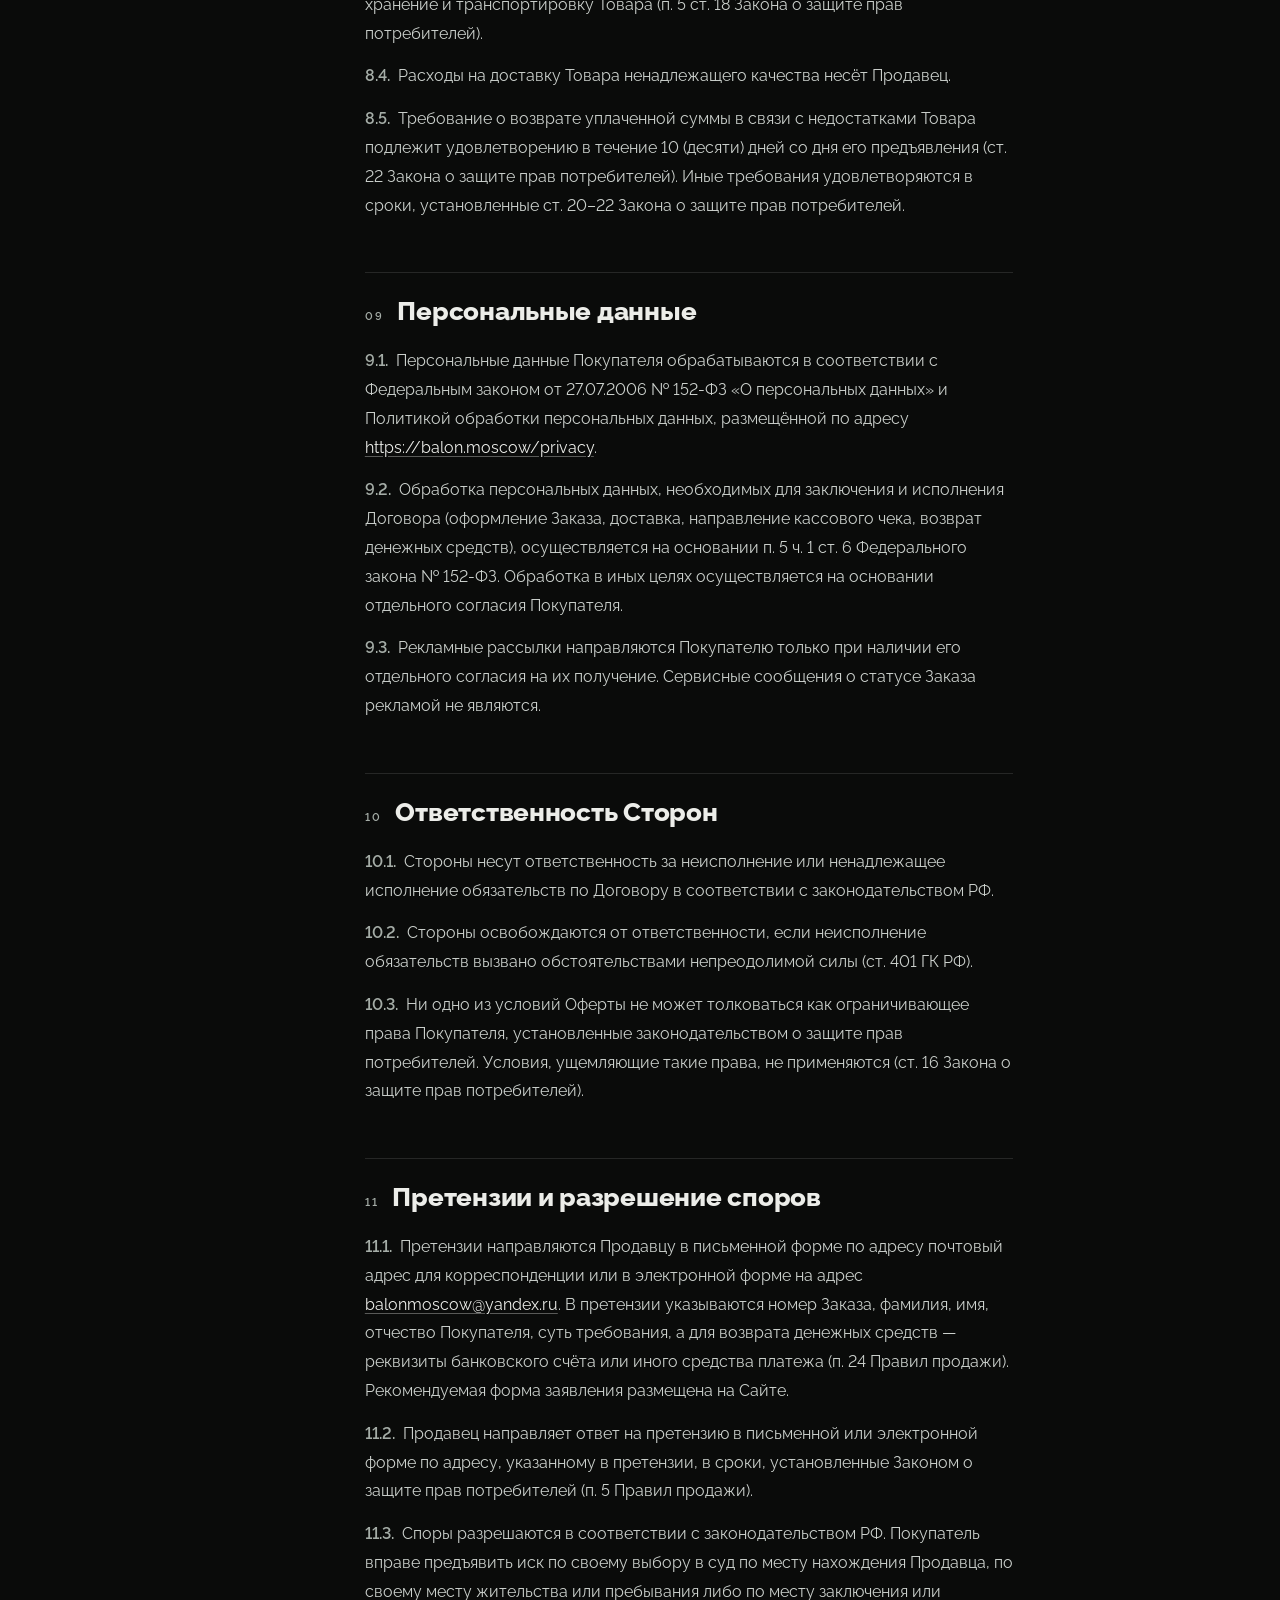
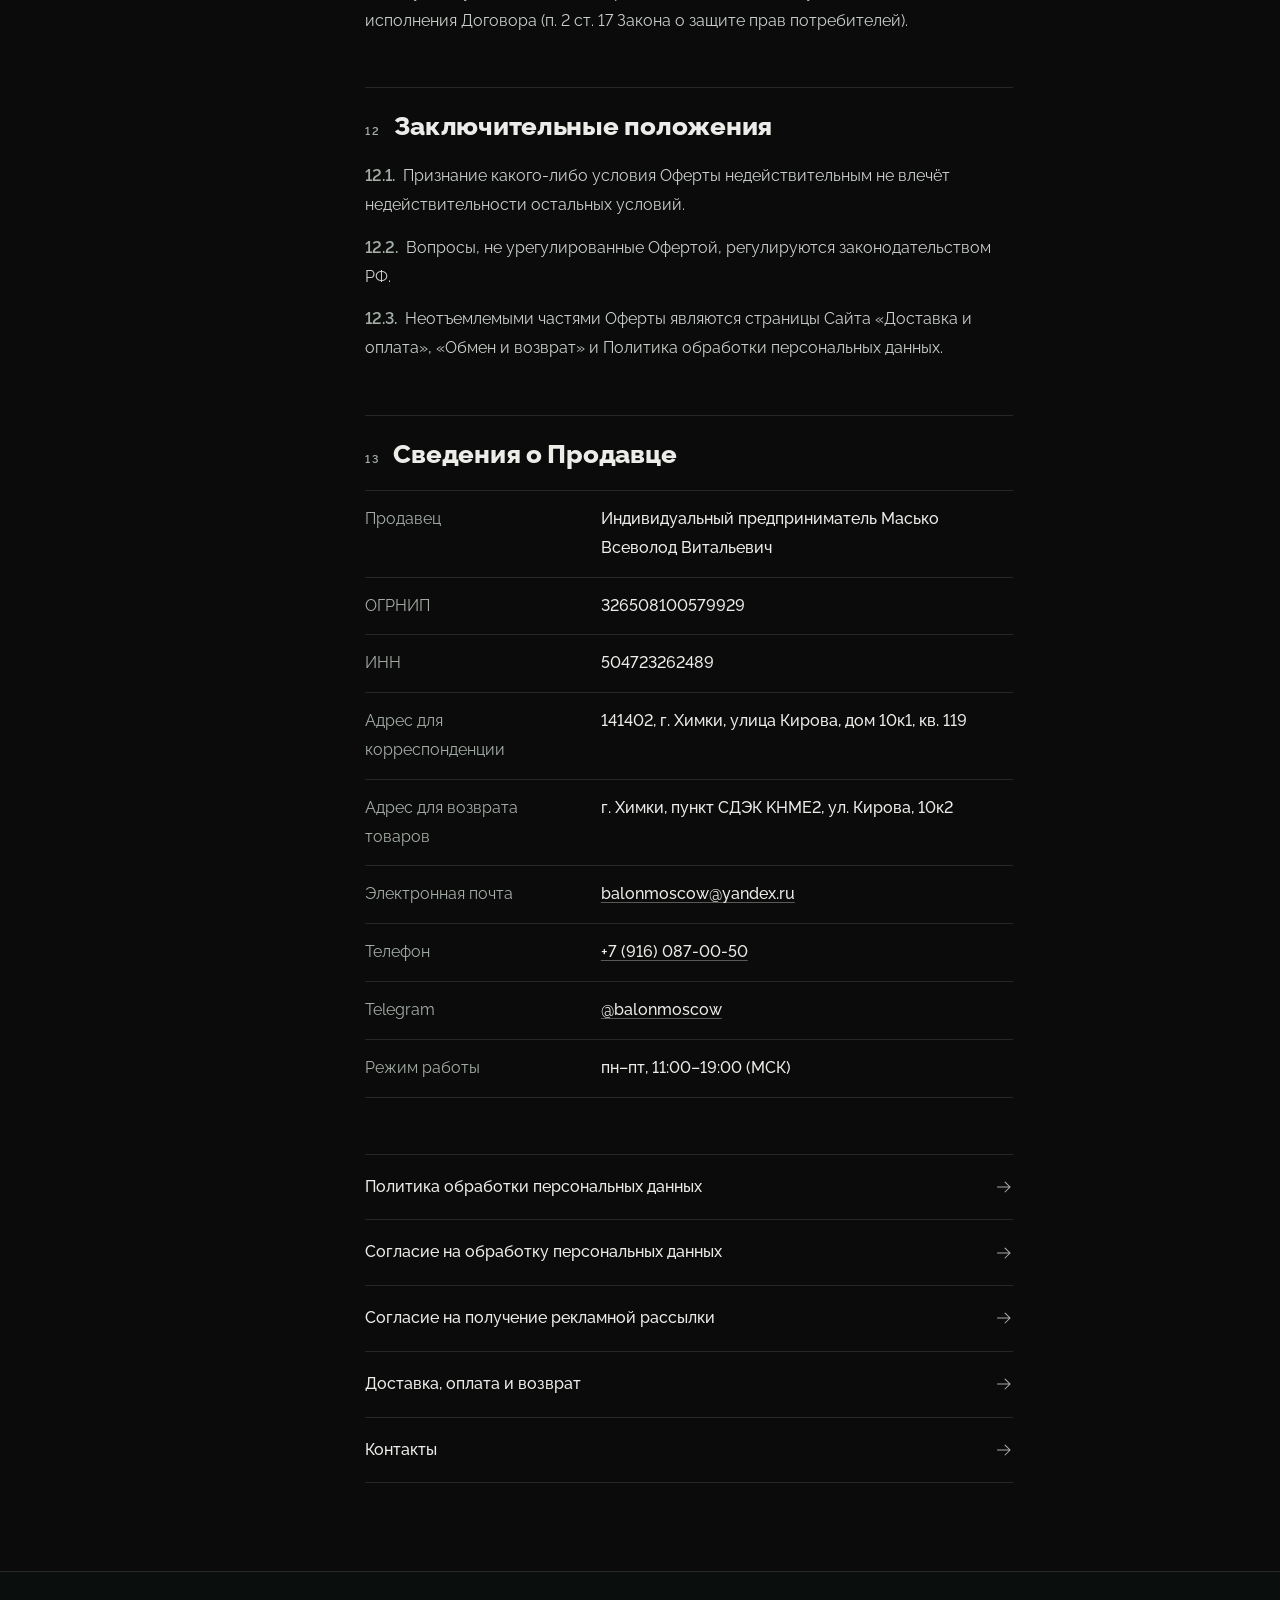
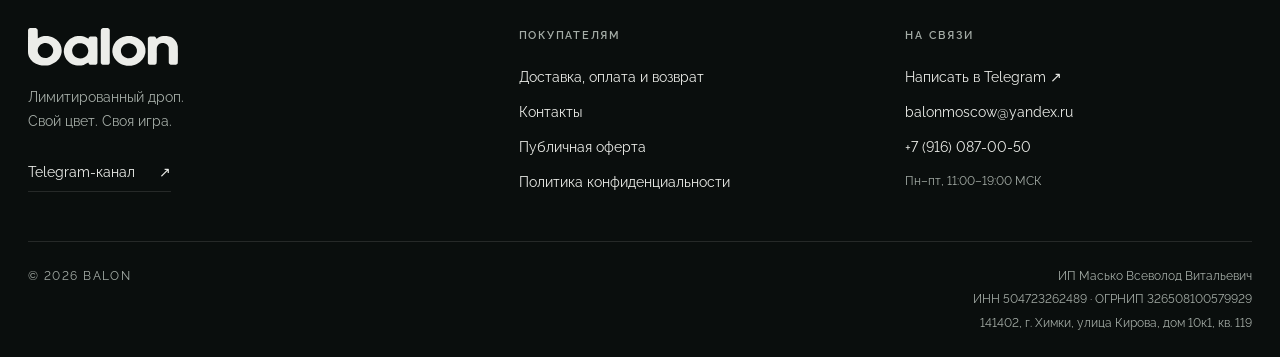
<file: oferta.html>
<!doctype html>
<html lang="ru">
<head>
<meta charset="utf-8">
<meta name="viewport" content="width=device-width,initial-scale=1,viewport-fit=cover">
<meta name="theme-color" content="#0A0B0A">
<title>Публичная оферта — BALON</title>
<meta name="description" content="Условия покупки в интернет-магазине BALON.">
<link rel="stylesheet" href="assets/fonts.css">
<link rel="stylesheet" href="assets/site.css?v=3">
<link rel="icon" type="image/svg+xml" href="assets/img/favicon.svg?v=3">
<link rel="icon" type="image/x-icon" href="favicon.ico?v=3">
<link rel="apple-touch-icon" href="assets/img/apple-touch-icon.png?v=3">
<meta property="og:title" content="BALON — Drop 01">
<meta property="og:description" content="Лимитированный дроп вязаных шапок. Доставка по всей России.">
<meta property="og:image" content="https://balon.moscow/assets/img/og-image.png?v=3">
<meta property="og:type" content="website">
<meta property="og:url" content="https://balon.moscow/">
</head>
<body data-page="oferta">
<header class="hdr wrap" id="hdr"></header>

<main class="wrap doc">
 <div class="crumbs"><a class="label" href="index.html#shop"><svg><use href="#arr"/></svg>Каталог</a><span class="label muted">/ Публичная оферта</span></div>
 <header class="doc-hd">
  <span class="label muted">Документ · 01</span>
  <h1>Публичная оферта</h1>
  <p class="lead">о заключении договора розничной купли-продажи товаров дистанционным способом</p>
  <div class="meta label muted"><span>Редакция от 5 ноября 2026 г.</span></div>
 </header>
 <div class="doc-grid">
  <nav class="toc" aria-label="Содержание"><span class="label muted">Содержание</span><ol><li><a href="#s1"><span>01</span>Термины</a></li><li><a href="#s2"><span>02</span>Общие положения</a></li><li><a href="#s3"><span>03</span>Товар и информация о нём</a></li><li><a href="#s4"><span>04</span>Оформление Заказа</a></li><li><a href="#s5"><span>05</span>Цена и оплата</a></li><li><a href="#s6"><span>06</span>Доставка и передача Товара</a></li><li><a href="#s7"><span>07</span>Возврат Товара надлежащего качества</a></li><li><a href="#s8"><span>08</span>Товар ненадлежащего качества</a></li><li><a href="#s9"><span>09</span>Персональные данные</a></li><li><a href="#s10"><span>10</span>Ответственность Сторон</a></li><li><a href="#s11"><span>11</span>Претензии и разрешение споров</a></li><li><a href="#s12"><span>12</span>Заключительные положения</a></li><li><a href="#s13"><span>13</span>Сведения о Продавце</a></li></ol></nav>
  <article class="doc-body">
<p>Индивидуальный предприниматель Масько Всеволод Витальевич (ОГРНИП 326508100579929, ИНН 504723262489), далее — «Продавец», адресует настоящую публичную оферту (далее — «Оферта») любому дееспособному физическому лицу и предлагает заключить договор розничной купли-продажи товаров дистанционным способом (далее — «Договор») на изложенных ниже условиях.</p>
<h2 id="s1"><span class="n">01</span>Термины</h2>
<p><span class="cl">1.1.</span> Сайт — интернет-магазин Продавца, размещённый по адресу <a href="index.html">https://balon.moscow</a>, включая все его страницы.</p>
<p><span class="cl">1.2.</span> Товар — головные уборы (шапки) и иные товары, представленные на Сайте с описанием, характеристиками, фотографиями и ценой.</p>
<p><span class="cl">1.3.</span> Покупатель — физическое лицо, оформляющее Заказ на Сайте исключительно для личных, семейных, домашних и иных нужд, не связанных с предпринимательской деятельностью.</p>
<p><span class="cl">1.4.</span> Заказ — оформленный Покупателем на Сайте запрос на покупку выбранного Товара и его доставку.</p>
<p><span class="cl">1.5.</span> Служба доставки — СДЭК (ООО «СДЭК-Глобал») и иные перевозчики, которых Продавец привлекает для доставки Товара.</p>
<p><span class="cl">1.6.</span> Платёжный сервис — сервис ЮKassa (ООО НКО «ЮМани»), через который на Сайте принимается оплата.</p>
<p><span class="cl">1.7.</span> Правила продажи — Правила продажи товаров по договору розничной купли-продажи, утверждённые постановлением Правительства РФ от 30.05.2026 № 657.</p>
<h2 id="s2"><span class="n">02</span>Общие положения</h2>
<p><span class="cl">2.1.</span> Настоящая Оферта, а также информация о Товаре, размещённая на Сайте, являются публичной офертой в соответствии со ст. 435 и п. 2 ст. 437 Гражданского кодекса РФ.</p>
<p><span class="cl">2.2.</span> Акцептом Оферты является оформление Заказа на Сайте и его оплата. Договор считается заключённым с момента выдачи Покупателю кассового чека, подтверждающего оплату (в том числе направления чека в электронной форме), в соответствии с п. 16 Правил продажи.</p>
<p><span class="cl">2.3.</span> Оформляя Заказ, Покупатель подтверждает, что до заключения Договора ознакомился с Офертой, сведениями о Продавце, информацией о Товаре, его цене, условиями оплаты, доставки и возврата.</p>
<p><span class="cl">2.4.</span> Отношения Сторон регулируются Гражданским кодексом РФ (в том числе ст. 497), Законом РФ от 07.02.1992 № 2300-1 «О защите прав потребителей» (далее — «Закон о защите прав потребителей»), Правилами продажи и иным законодательством РФ.</p>
<p><span class="cl">2.5.</span> Продавец вправе изменять условия Оферты. Новая редакция вступает в силу с момента её публикации на Сайте и применяется к Заказам, оформленным после публикации. К уже оформленным Заказам применяется редакция Оферты, действовавшая на момент их оформления.</p>
<p><span class="cl">2.6.</span> Оферта действует бессрочно до её отзыва Продавцом. Актуальная редакция всегда доступна по адресу <a href="oferta.html">https://balon.moscow/oferta</a>.</p>
<h2 id="s3"><span class="n">03</span>Товар и информация о нём</h2>
<p><span class="cl">3.1.</span> Наименование, основные потребительские свойства (материал и состав, размер, цвет, рекомендации по уходу), страна изготовления, цена и иные сведения о Товаре указаны в карточке Товара на Сайте.</p>
<p><span class="cl">3.2.</span> Изображения Товара на Сайте служат для информации; оттенок цвета может незначительно отличаться в зависимости от настроек экрана устройства Покупателя.</p>
<p><span class="cl">3.3.</span> Товары, подлежащие обязательной маркировке средствами идентификации, передаются Покупателю с нанесённым кодом маркировки «Честный знак».</p>
<p><span class="cl">3.4.</span> Сведения об изготовителе, составе, правилах ухода и подтверждении соответствия Товара обязательным требованиям (если оно требуется) указаны на ярлыке Товара и/или в карточке Товара.</p>
<h2 id="s4"><span class="n">04</span>Оформление Заказа</h2>
<p><span class="cl">4.1.</span> Покупатель выбирает Товар, его размер (цвет) и количество, способ доставки, а также указывает данные получателя: фамилию, имя, номер телефона, адрес электронной почты, имя пользователя в Telegram (по желанию), пункт выдачи заказов или адрес доставки.</p>
<p><span class="cl">4.2.</span> Покупатель несёт ответственность за достоверность указанных данных. Продавец не отвечает за невозможность или задержку доставки, вызванные недостоверными или неполными данными Покупателя.</p>
<p><span class="cl">4.3.</span> После оформления Заказу присваивается номер. Подтверждение Заказа с его номером направляется Покупателю на адрес электронной почты, указанный при оформлении (п. 17 Правил продажи).</p>
<p><span class="cl">4.4.</span> Если после оплаты выяснится, что Товара нет в наличии, Продавец уведомляет об этом Покупателя и по его выбору согласовывает замену Товара либо возвращает уплаченную сумму в полном объёме не позднее 10 (десяти) дней со дня предъявления соответствующего требования.</p>
<p><span class="cl">4.5.</span> Покупатель вправе отказаться от Заказа в любое время до передачи ему Товара. В этом случае Продавец возвращает уплаченную за Товар сумму не позднее 10 (десяти) дней со дня предъявления требования, за исключением расходов Продавца на доставку от Покупателя возвращённого Товара (если Товар уже был передан в Службу доставки).</p>
<h2 id="s5"><span class="n">05</span>Цена и оплата</h2>
<p><span class="cl">5.1.</span> Цена Товара указывается на Сайте в рублях РФ. Цена Товара в оплаченном Заказе изменению не подлежит.</p>
<p><span class="cl">5.2.</span> Стоимость доставки рассчитывается при оформлении Заказа по тарифам Службы доставки и указывается отдельно до момента оплаты.</p>
<p><span class="cl">5.3.</span> Оплата производится в порядке 100% предоплаты онлайн через Платёжный сервис ЮMoney</p>
<p><span class="cl">5.4.</span> Данные банковской карты вводятся на защищённой странице Платёжного сервиса и Продавцу не передаются.</p>
<p><span class="cl">5.5.</span> Обязанность Покупателя по оплате считается исполненной с момента подтверждения платежа Платёжным сервисом.</p>
<p><span class="cl">5.6.</span> Кассовый чек направляется Покупателю в электронной форме на адрес электронной почты (или номер телефона), указанный при оформлении Заказа, в соответствии с Федеральным законом от 22.05.2003 № 54-ФЗ.</p>
<p><span class="cl">5.7.</span> Продавец вправе проводить акции и предоставлять промокоды. Условия акций публикуются на Сайте.</p>
<h2 id="s6"><span class="n">06</span>Доставка и передача Товара</h2>
<p><span class="cl">6.1.</span> Доставка осуществляется по территории РФ Службой доставки: в пункт выдачи заказов (постамат) или курьером по адресу Покупателя.</p>
<p><span class="cl">6.2.</span> Продавец передаёт Заказ в Службу доставки в течение 1–3 рабочих дней после оплаты. Ориентировочный срок доставки отображается при оформлении Заказа и зависит от Службы доставки и населённого пункта Покупателя.</p>
<p><span class="cl">6.3.</span> Товар вручается Покупателю либо лицу, указанному в Заказе в качестве получателя, либо лицу, предъявившему номер Заказа или код получения (п. 23 Правил продажи).</p>
<p><span class="cl">6.4.</span> Обязанность Продавца передать Товар считается исполненной в момент его вручения получателю (ст. 499 ГК РФ). С этого момента к Покупателю переходят право собственности на Товар и риск его случайной гибели или повреждения.</p>
<p><span class="cl">6.5.</span> При получении Покупателю рекомендуется проверить целостность упаковки и соответствие Товара Заказу. При повреждении упаковки или несоответствии Товара Покупатель вправе составить акт с представителем Службы доставки. Получение Товара без замечаний не лишает Покупателя права предъявить требования в связи с недостатками Товара в соответствии с законом.</p>
<p><span class="cl">6.6.</span> Срок хранения Заказа в пункте выдачи определяется правилами Службы доставки. Если Покупатель не получил Заказ, он возвращается Продавцу, а уплаченная за Товар сумма возвращается Покупателю за вычетом расходов Продавца на доставку от Покупателя возвращённого Товара. Стоимость оказанной услуги доставки до Покупателя возврату не подлежит, поскольку услуга фактически оказана.</p>
<h2 id="s7"><span class="n">07</span>Возврат Товара надлежащего качества</h2>
<p><span class="cl">7.1.</span> Покупатель вправе отказаться от Товара в любое время до его передачи, а после передачи — в течение 7 (семи) дней.</p>
<p><span class="cl">7.2.</span> Возврат Товара надлежащего качества возможен, если сохранены его товарный вид (Товар не был в употреблении, отсутствуют следы носки, загрязнения, посторонние запахи, сохранены ярлыки и бирки) и потребительские свойства, а также документ, подтверждающий факт и условия покупки. Отсутствие у Покупателя такого документа не лишает его возможности ссылаться на другие доказательства приобретения Товара у Продавца.</p>
<p><span class="cl">7.3.</span> Для возврата Покупатель направляет Продавцу заявление (форма размещена на Сайте и вложена в посылку) на адрес электронной почты <a href="mailto:balonmoscow@yandex.ru">balonmoscow@yandex.ru</a>, указав номер Заказа, фамилию, имя, отчество и реквизиты для возврата денежных средств, после чего отправляет Товар по адресу: г. Химки, пункт СДЭК KHME2, ул. Кирова, 10к2. Рекомендуемый способ отправки — Служба доставки СДЭК.</p>
<p><span class="cl">7.4.</span> Расходы на обратную доставку Товара надлежащего качества несёт Покупатель (п. 26 Правил продажи).</p>
<p><span class="cl">7.5.</span> Продавец возвращает Покупателю уплаченную за Товар сумму не позднее 10 (десяти) дней со дня предъявления требования, за исключением расходов Продавца на доставку от Покупателя возвращённого Товара. Денежные средства возвращаются тем же способом, которым была произведена оплата, если Стороны не согласовали иное.</p>
<p><span class="cl">7.6.</span> Обмен Товара на другой размер или цвет производится по согласованию Сторон при наличии нужного Товара. При его отсутствии Покупатель вправе вернуть Товар в порядке, установленном настоящим разделом.</p>
<p><span class="cl">7.7.</span> Покупатель не вправе отказаться от Товара надлежащего качества, имеющего индивидуально-определённые свойства, если такой Товар может быть использован исключительно приобретающим его Покупателем (например, изготовлен с персональной вышивкой по заказу Покупателя).</p>
<h2 id="s8"><span class="n">08</span>Товар ненадлежащего качества</h2>
<p><span class="cl">8.1.</span> При обнаружении недостатков Товара Покупатель вправе предъявить требования, предусмотренные ст. 18 Закона о защите прав потребителей: о замене на Товар этой же марки (модели, артикула), о замене на такой же Товар другой марки (модели, артикула) с перерасчётом цены, о соразмерном уменьшении цены, о безвозмездном устранении недостатков или возмещении расходов на их устранение, об отказе от исполнения Договора и возврате уплаченной суммы.</p>
<p><span class="cl">8.2.</span> Требования могут быть предъявлены в течение гарантийного срока, а если он не установлен — в разумный срок, в пределах двух лет со дня передачи Товара (ст. 19 Закона о защите прав потребителей). Гарантийный срок на Товар составляет 30 дней со дня передачи Покупателю. Для сезонного Товара гарантийный срок исчисляется с момента наступления соответствующего сезона в месте жительства Покупателя (п. 3 ст. 19 Закона о защите прав потребителей).</p>
<p><span class="cl">8.3.</span> Для рассмотрения требования Покупатель направляет претензию с описанием недостатка и фотографиями по адресу электронной почты <a href="mailto:balonmoscow@yandex.ru">balonmoscow@yandex.ru</a>. Продавец вправе провести проверку качества Товара, а в случае спора о причинах возникновения недостатков — экспертизу за свой счёт. Если экспертизой будет установлено, что недостатки возникли после передачи Товара вследствие нарушения Покупателем правил использования, хранения или ухода либо действий третьих лиц или непреодолимой силы, Покупатель возмещает Продавцу расходы на экспертизу, а также связанные с ней расходы на хранение и транспортировку Товара (п. 5 ст. 18 Закона о защите прав потребителей).</p>
<p><span class="cl">8.4.</span> Расходы на доставку Товара ненадлежащего качества несёт Продавец.</p>
<p><span class="cl">8.5.</span> Требование о возврате уплаченной суммы в связи с недостатками Товара подлежит удовлетворению в течение 10 (десяти) дней со дня его предъявления (ст. 22 Закона о защите прав потребителей). Иные требования удовлетворяются в сроки, установленные ст. 20–22 Закона о защите прав потребителей.</p>
<h2 id="s9"><span class="n">09</span>Персональные данные</h2>
<p><span class="cl">9.1.</span> Персональные данные Покупателя обрабатываются в соответствии с Федеральным законом от 27.07.2006 № 152-ФЗ «О персональных данных» и Политикой обработки персональных данных, размещённой по адресу <a href="privacy.html">https://balon.moscow/privacy</a>.</p>
<p><span class="cl">9.2.</span> Обработка персональных данных, необходимых для заключения и исполнения Договора (оформление Заказа, доставка, направление кассового чека, возврат денежных средств), осуществляется на основании п. 5 ч. 1 ст. 6 Федерального закона № 152-ФЗ. Обработка в иных целях осуществляется на основании отдельного согласия Покупателя.</p>
<p><span class="cl">9.3.</span> Рекламные рассылки направляются Покупателю только при наличии его отдельного согласия на их получение. Сервисные сообщения о статусе Заказа рекламой не являются.</p>
<h2 id="s10"><span class="n">10</span>Ответственность Сторон</h2>
<p><span class="cl">10.1.</span> Стороны несут ответственность за неисполнение или ненадлежащее исполнение обязательств по Договору в соответствии с законодательством РФ.</p>
<p><span class="cl">10.2.</span> Стороны освобождаются от ответственности, если неисполнение обязательств вызвано обстоятельствами непреодолимой силы (ст. 401 ГК РФ).</p>
<p><span class="cl">10.3.</span> Ни одно из условий Оферты не может толковаться как ограничивающее права Покупателя, установленные законодательством о защите прав потребителей. Условия, ущемляющие такие права, не применяются (ст. 16 Закона о защите прав потребителей).</p>
<h2 id="s11"><span class="n">11</span>Претензии и разрешение споров</h2>
<p><span class="cl">11.1.</span> Претензии направляются Продавцу в письменной форме по адресу почтовый адрес для корреспонденции или в электронной форме на адрес <a href="mailto:balonmoscow@yandex.ru">balonmoscow@yandex.ru</a>. В претензии указываются номер Заказа, фамилия, имя, отчество Покупателя, суть требования, а для возврата денежных средств — реквизиты банковского счёта или иного средства платежа (п. 24 Правил продажи). Рекомендуемая форма заявления размещена на Сайте.</p>
<p><span class="cl">11.2.</span> Продавец направляет ответ на претензию в письменной или электронной форме по адресу, указанному в претензии, в сроки, установленные Законом о защите прав потребителей (п. 5 Правил продажи).</p>
<p><span class="cl">11.3.</span> Споры разрешаются в соответствии с законодательством РФ. Покупатель вправе предъявить иск по своему выбору в суд по месту нахождения Продавца, по своему месту жительства или пребывания либо по месту заключения или исполнения Договора (п. 2 ст. 17 Закона о защите прав потребителей).</p>
<h2 id="s12"><span class="n">12</span>Заключительные положения</h2>
<p><span class="cl">12.1.</span> Признание какого-либо условия Оферты недействительным не влечёт недействительности остальных условий.</p>
<p><span class="cl">12.2.</span> Вопросы, не урегулированные Офертой, регулируются законодательством РФ.</p>
<p><span class="cl">12.3.</span> Неотъемлемыми частями Оферты являются страницы Сайта «Доставка и оплата», «Обмен и возврат» и Политика обработки персональных данных.</p>
<h2 id="s13"><span class="n">13</span>Сведения о Продавце</h2>
<dl class="req"><div><dt>Продавец</dt><dd>Индивидуальный предприниматель Масько Всеволод Витальевич</dd></div><div><dt>ОГРНИП</dt><dd>326508100579929</dd></div><div><dt>ИНН</dt><dd>504723262489</dd></div><div><dt>Адрес для корреспонденции</dt><dd>141402, г. Химки, улица Кирова, дом 10к1, кв. 119</dd></div><div><dt>Адрес для возврата товаров</dt><dd>г. Химки, пункт СДЭК KHME2, ул. Кирова, 10к2</dd></div><div><dt>Электронная почта</dt><dd><a href="mailto:balonmoscow@yandex.ru">balonmoscow@yandex.ru</a></dd></div><div><dt>Телефон</dt><dd><a href="tel:+79160870050">+7 (916) 087-00-50</a></dd></div><div><dt>Telegram</dt><dd><a href="https://t.me/balonmoscow" target="_blank" rel="noopener">@balonmoscow</a></dd></div><div><dt>Режим работы</dt><dd>пн–пт, 11:00–19:00 (МСК)</dd></div></dl>
   <nav class="doc-docs" aria-label="Другие документы"><a href="privacy.html">Политика обработки персональных данных<svg><use href="#arr"/></svg></a><a href="consent.html">Согласие на обработку персональных данных<svg><use href="#arr"/></svg></a><a href="marketing-consent.html">Согласие на получение рекламной рассылки<svg><use href="#arr"/></svg></a><a href="delivery.html">Доставка, оплата и возврат<svg><use href="#arr"/></svg></a><a href="contacts.html">Контакты<svg><use href="#arr"/></svg></a></nav>
  </article>
 </div>
</main>

<footer class="ft wrap" id="ft"></footer>
<script src="assets/site.js?v=3"></script>
</body>
</html>
</file>
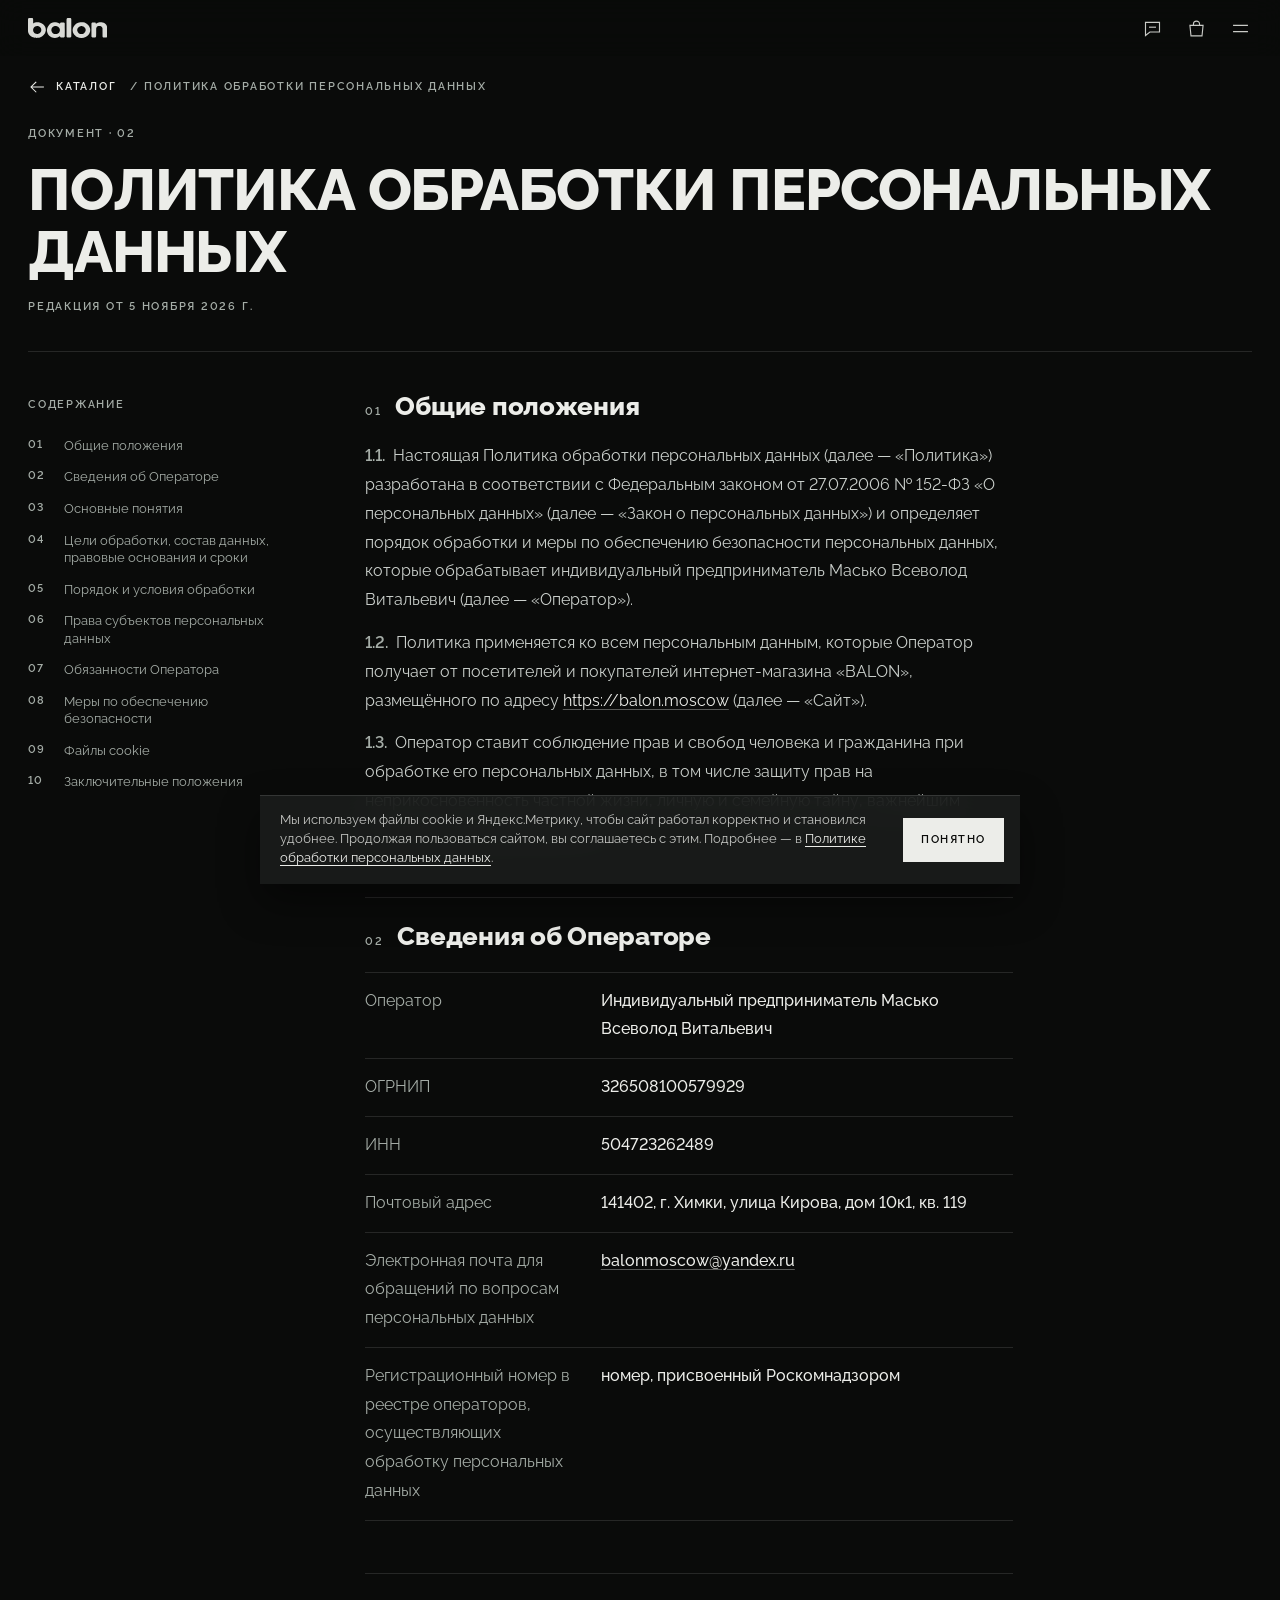
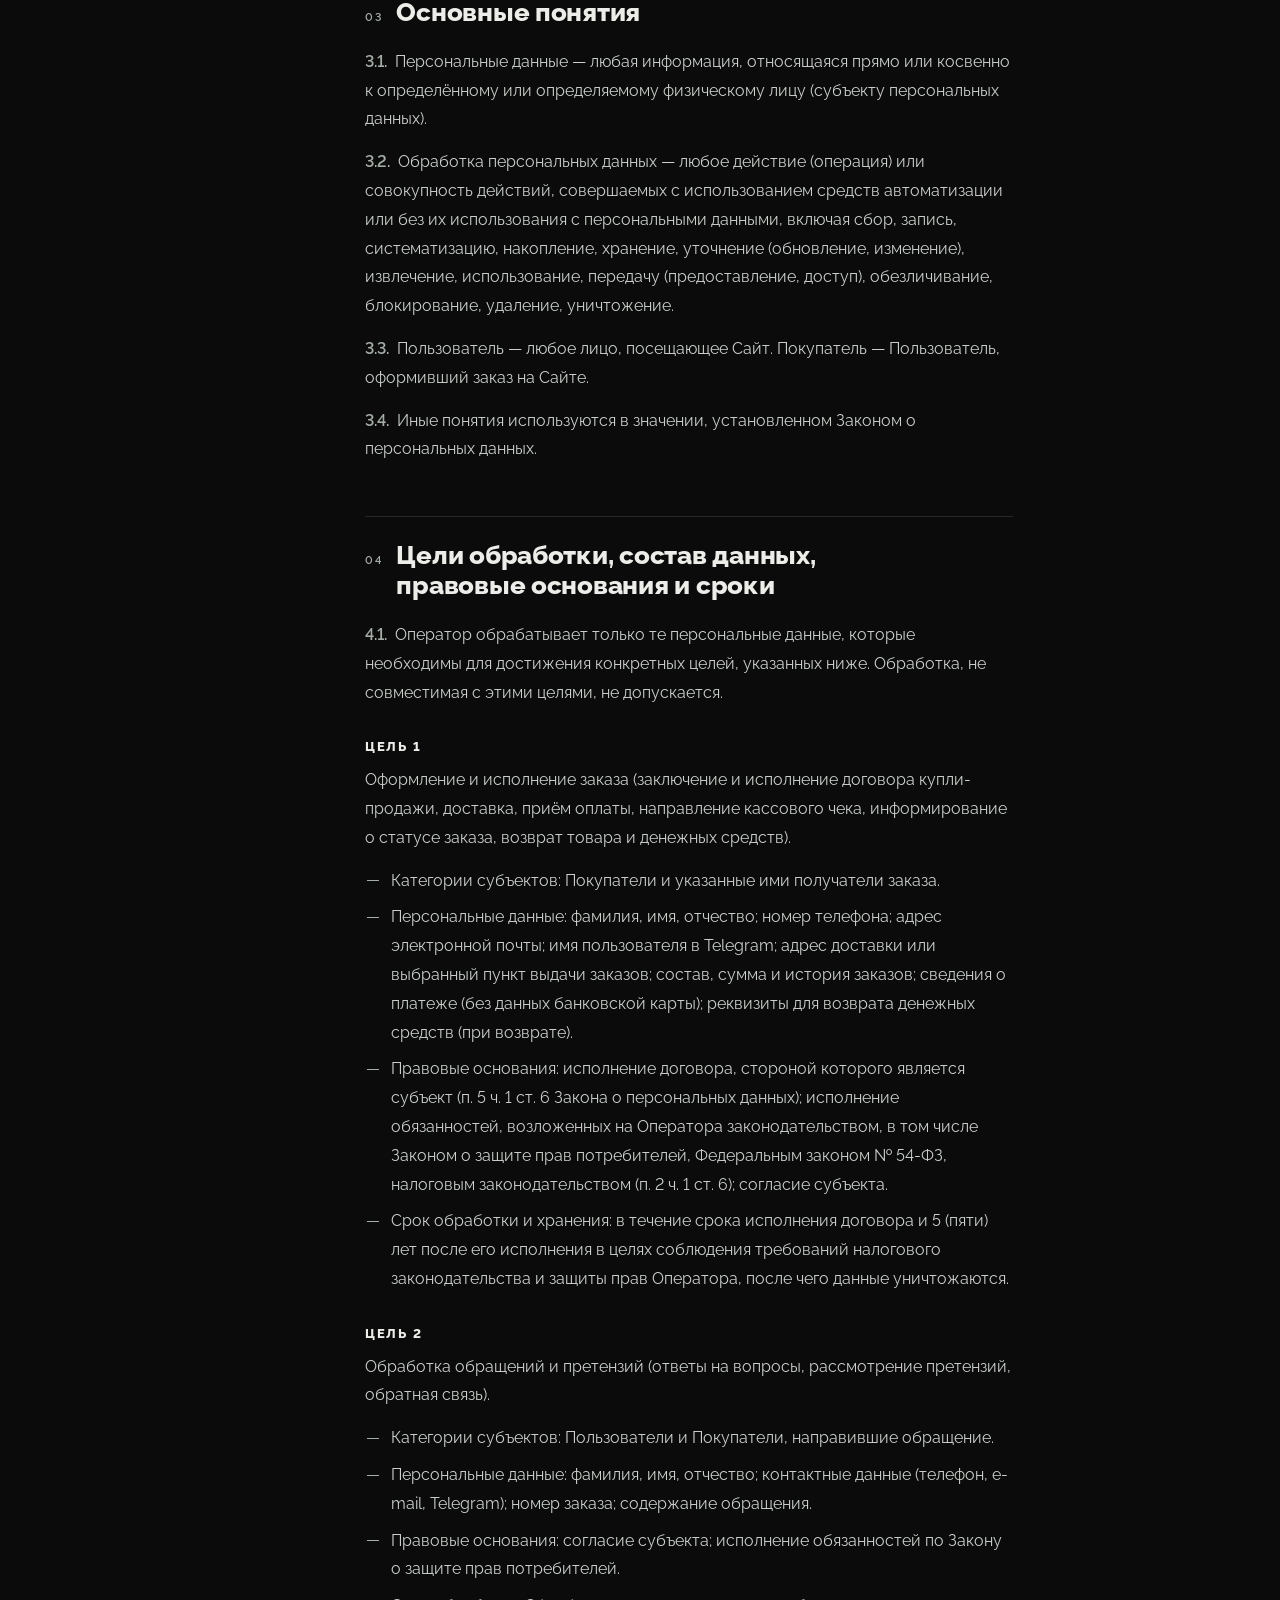
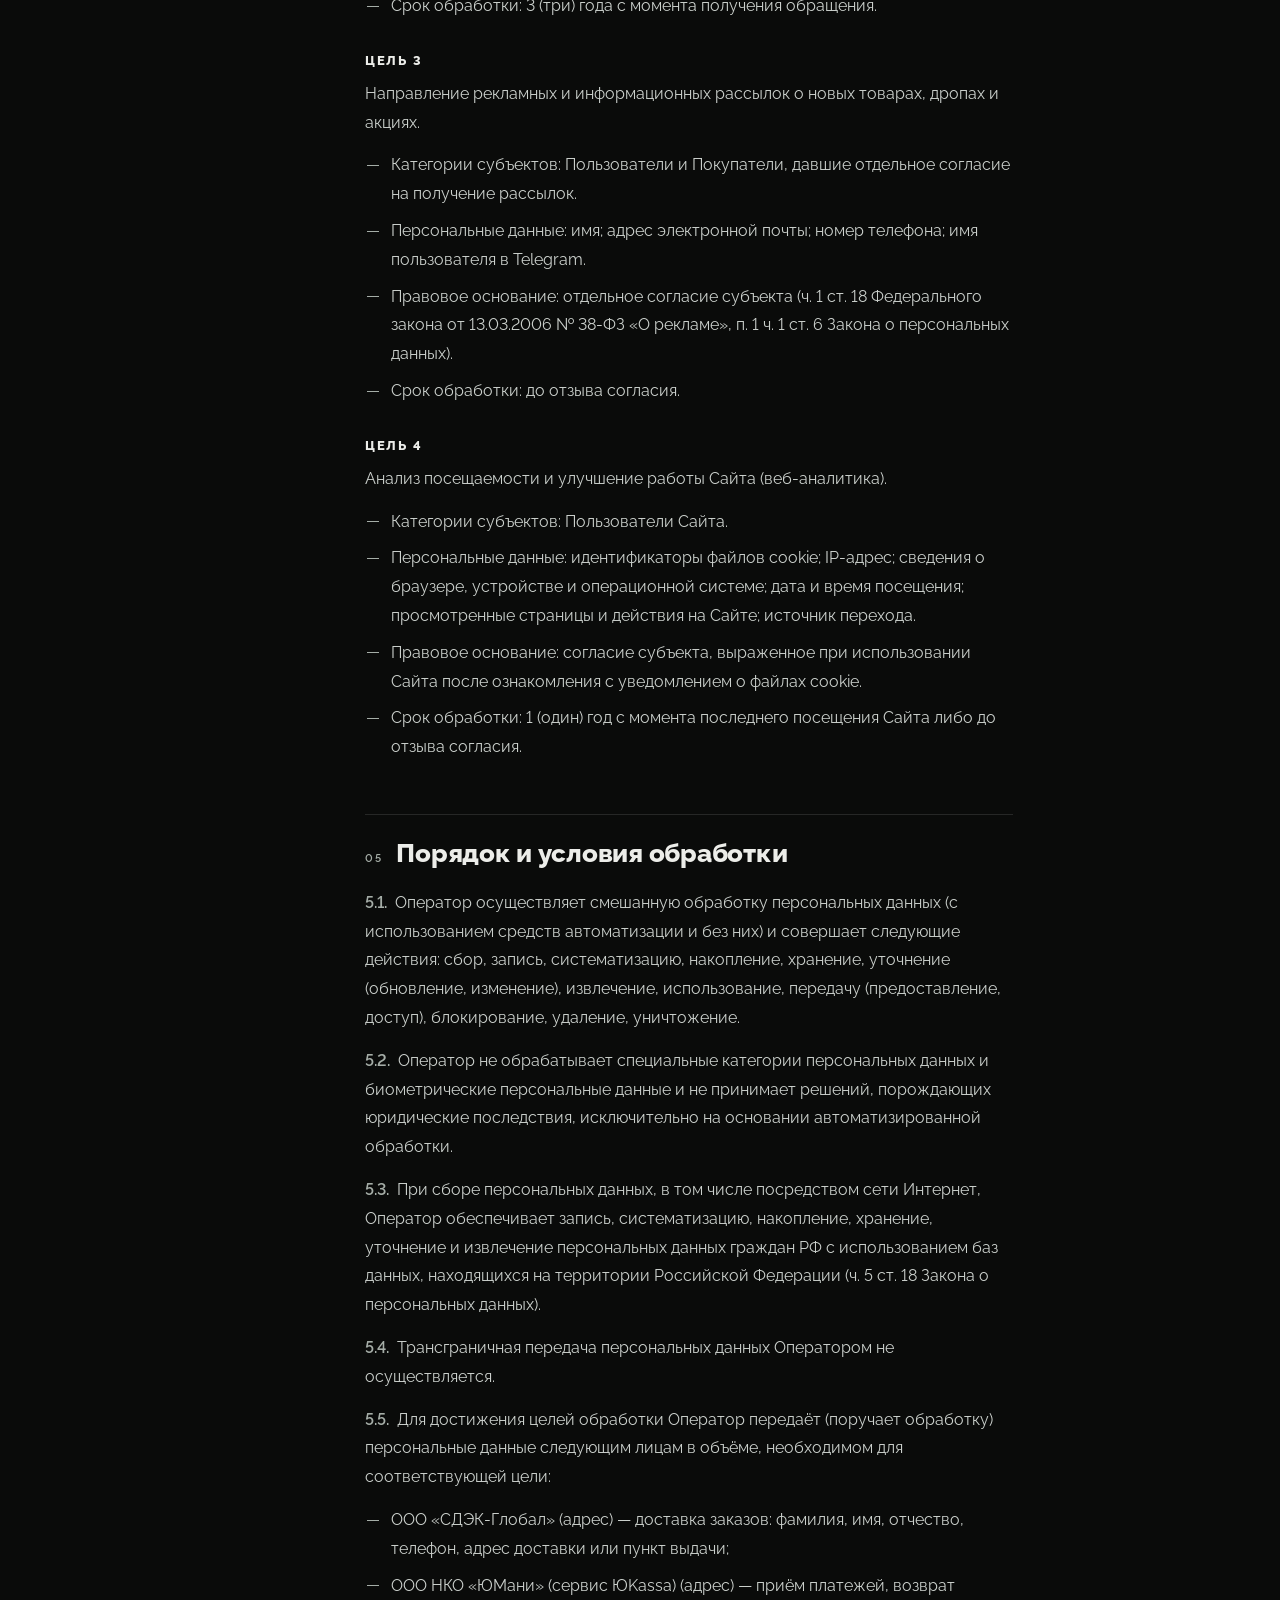
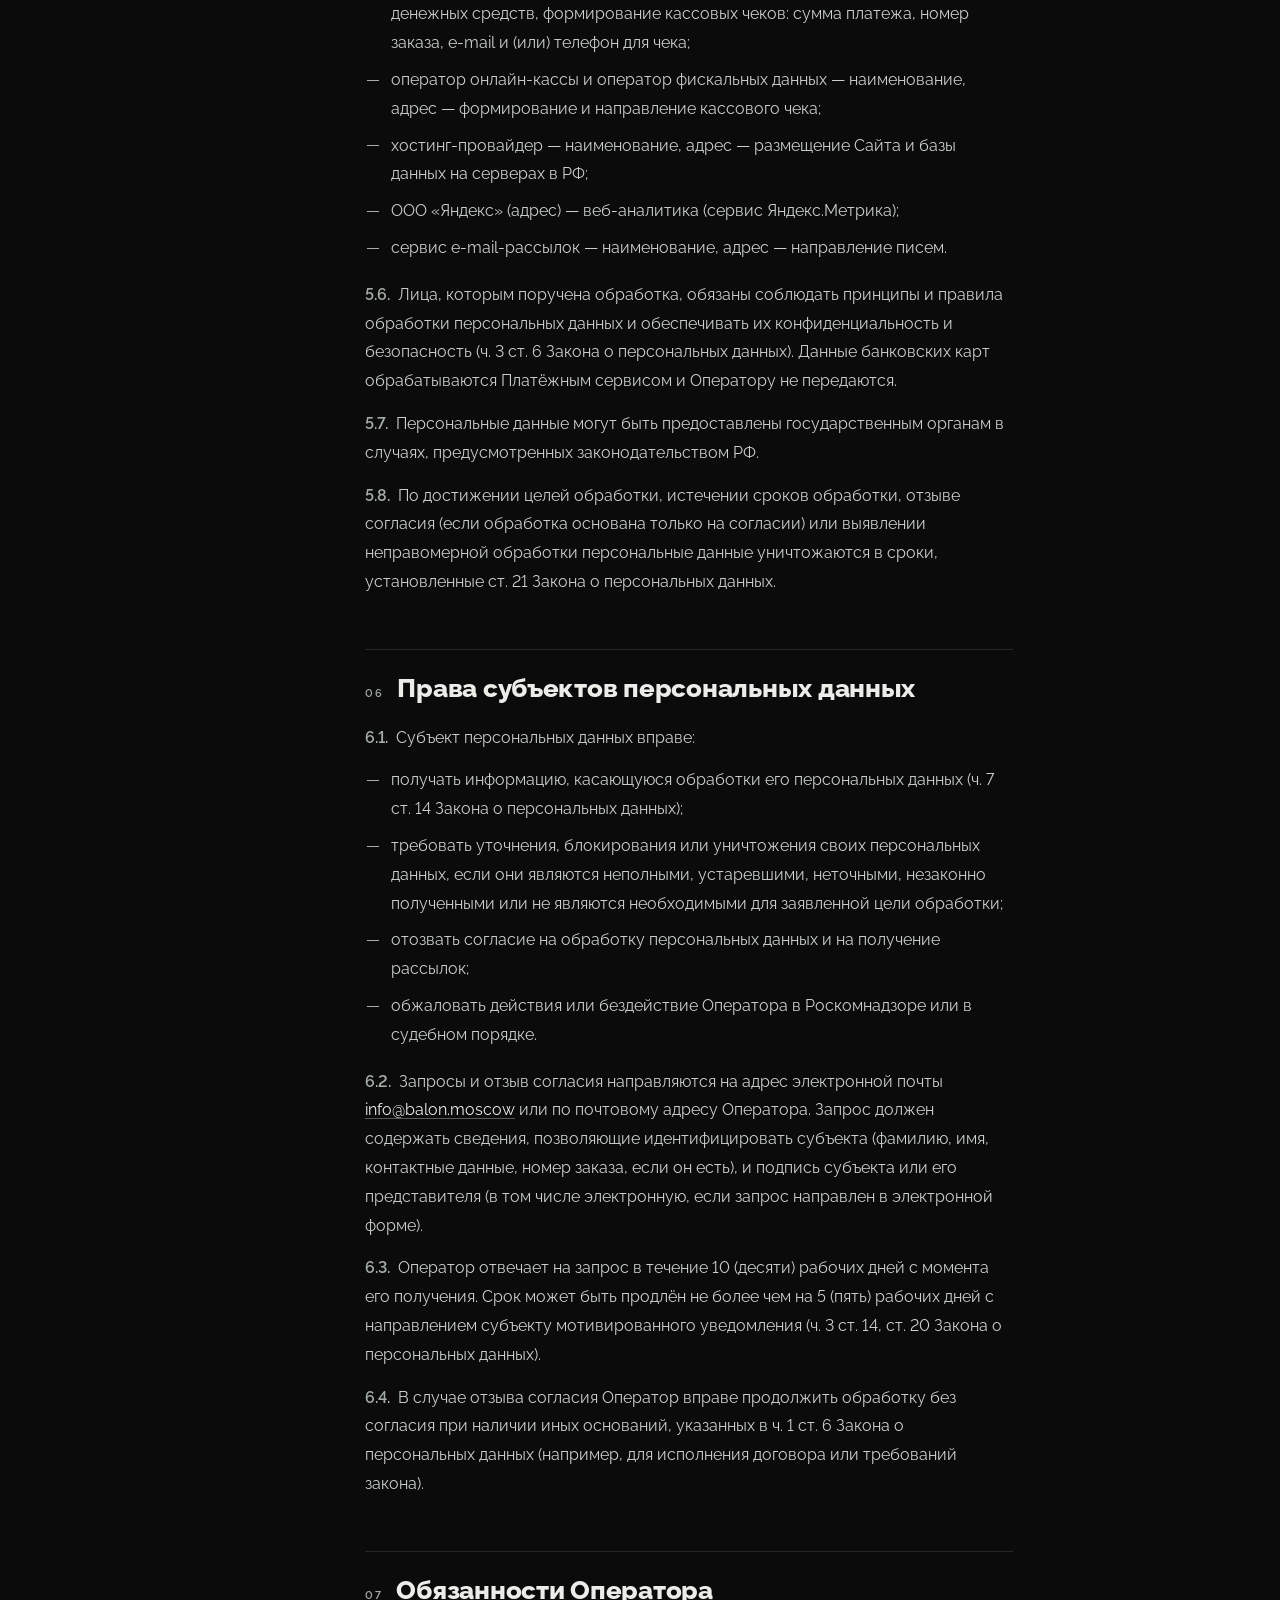
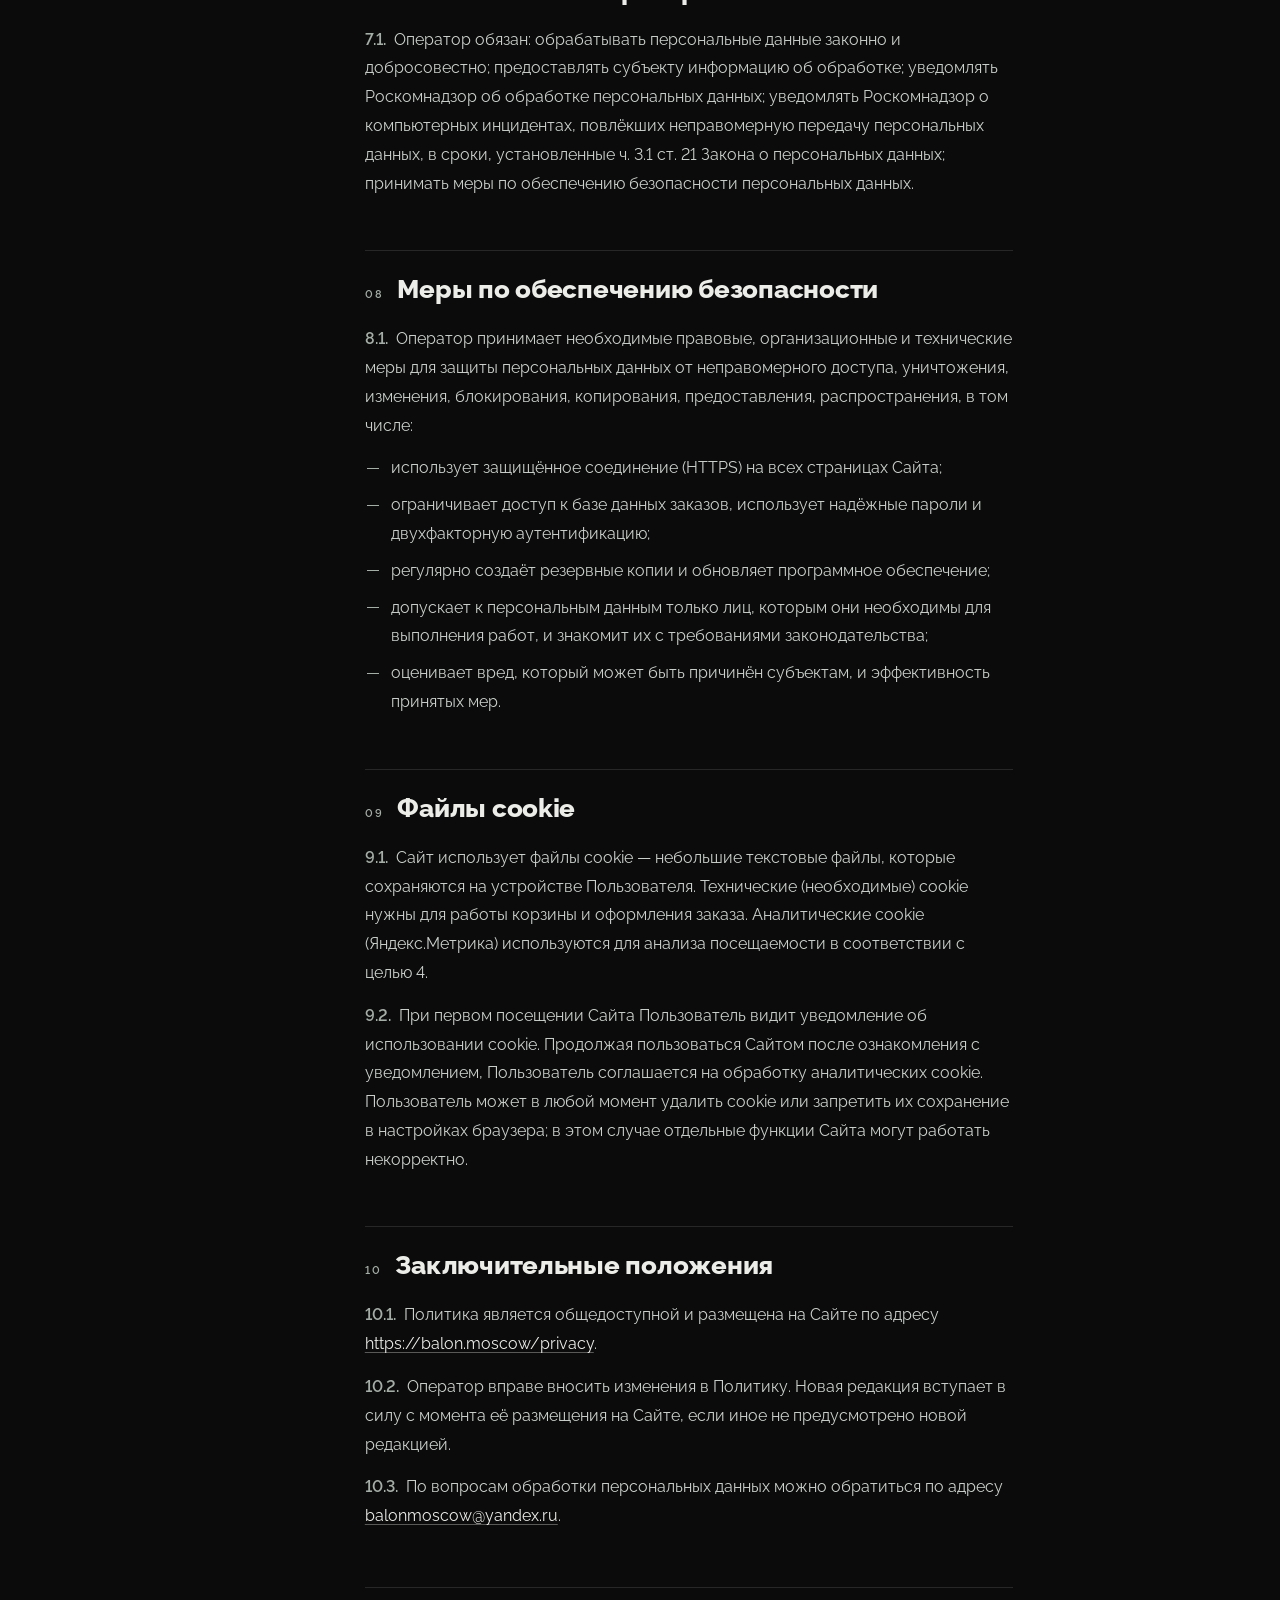
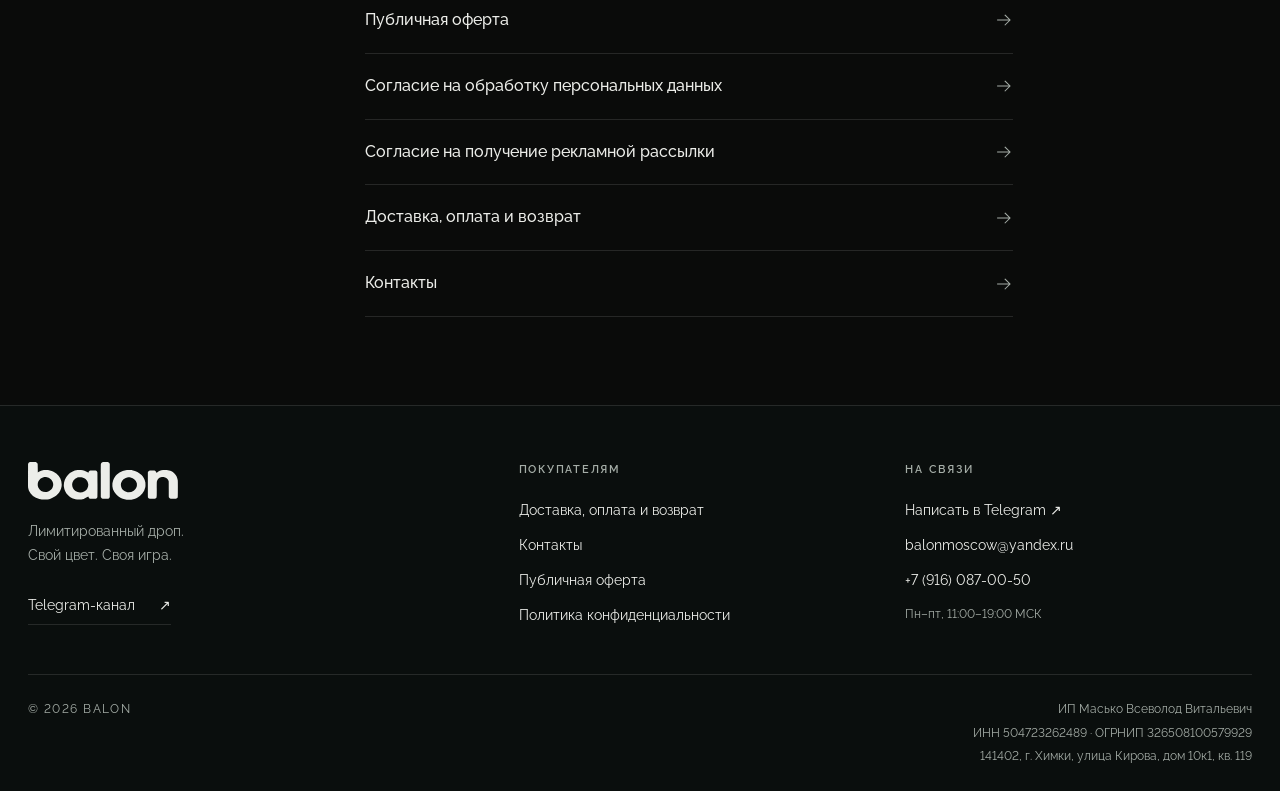
<file: privacy.html>
<!doctype html>
<html lang="ru">
<head>
<meta charset="utf-8">
<meta name="viewport" content="width=device-width,initial-scale=1,viewport-fit=cover">
<meta name="theme-color" content="#0A0B0A">
<title>Политика обработки персональных данных — BALON</title>
<meta name="description" content="Как BALON обрабатывает и защищает персональные данные.">
<link rel="stylesheet" href="assets/fonts.css">
<link rel="stylesheet" href="assets/site.css?v=3">
<link rel="icon" type="image/svg+xml" href="assets/img/favicon.svg?v=3">
<link rel="icon" type="image/x-icon" href="favicon.ico?v=3">
<link rel="apple-touch-icon" href="assets/img/apple-touch-icon.png?v=3">
<meta property="og:title" content="BALON — Drop 01">
<meta property="og:description" content="Лимитированный дроп вязаных шапок. Доставка по всей России.">
<meta property="og:image" content="https://balon.moscow/assets/img/og-image.png?v=3">
<meta property="og:type" content="website">
<meta property="og:url" content="https://balon.moscow/">
</head>
<body data-page="privacy">
<header class="hdr wrap" id="hdr"></header>

<main class="wrap doc">
 <div class="crumbs"><a class="label" href="index.html#shop"><svg><use href="#arr"/></svg>Каталог</a><span class="label muted">/ Политика обработки персональных данных</span></div>
 <header class="doc-hd">
  <span class="label muted">Документ · 02</span>
  <h1>Политика обработки персональных данных</h1>
  
  <div class="meta label muted"><span>Редакция от 5 ноября 2026 г.</span></div>
 </header>
 <div class="doc-grid">
  <nav class="toc" aria-label="Содержание"><span class="label muted">Содержание</span><ol><li><a href="#s1"><span>01</span>Общие положения</a></li><li><a href="#s2"><span>02</span>Сведения об Операторе</a></li><li><a href="#s3"><span>03</span>Основные понятия</a></li><li><a href="#s4"><span>04</span>Цели обработки, состав данных, правовые основания и сроки</a></li><li><a href="#s5"><span>05</span>Порядок и условия обработки</a></li><li><a href="#s6"><span>06</span>Права субъектов персональных данных</a></li><li><a href="#s7"><span>07</span>Обязанности Оператора</a></li><li><a href="#s8"><span>08</span>Меры по обеспечению безопасности</a></li><li><a href="#s9"><span>09</span>Файлы cookie</a></li><li><a href="#s10"><span>10</span>Заключительные положения</a></li></ol></nav>
  <article class="doc-body">
<h2 id="s1"><span class="n">01</span>Общие положения</h2>
<p><span class="cl">1.1.</span> Настоящая Политика обработки персональных данных (далее — «Политика») разработана в соответствии с Федеральным законом от 27.07.2006 № 152-ФЗ «О персональных данных» (далее — «Закон о персональных данных») и определяет порядок обработки и меры по обеспечению безопасности персональных данных, которые обрабатывает индивидуальный предприниматель Масько Всеволод Витальевич (далее — «Оператор»).</p>
<p><span class="cl">1.2.</span> Политика применяется ко всем персональным данным, которые Оператор получает от посетителей и покупателей интернет-магазина «BALON», размещённого по адресу <a href="index.html">https://balon.moscow</a> (далее — «Сайт»).</p>
<p><span class="cl">1.3.</span> Оператор ставит соблюдение прав и свобод человека и гражданина при обработке его персональных данных, в том числе защиту прав на неприкосновенность частной жизни, личную и семейную тайну, важнейшим условием своей деятельности.</p>
<h2 id="s2"><span class="n">02</span>Сведения об Операторе</h2>
<dl class="req"><div><dt>Оператор</dt><dd>Индивидуальный предприниматель Масько Всеволод Витальевич</dd></div><div><dt>ОГРНИП</dt><dd>326508100579929</dd></div><div><dt>ИНН</dt><dd>504723262489</dd></div><div><dt>Почтовый адрес</dt><dd>141402, г. Химки, улица Кирова, дом 10к1, кв. 119</dd></div><div><dt>Электронная почта для обращений по вопросам персональных данных</dt><dd><a href="mailto:balonmoscow@yandex.ru">balonmoscow@yandex.ru</a></dd></div><div><dt>Регистрационный номер в реестре операторов, осуществляющих обработку персональных данных</dt><dd>номер, присвоенный Роскомнадзором</dd></div></dl>
<h2 id="s3"><span class="n">03</span>Основные понятия</h2>
<p><span class="cl">3.1.</span> Персональные данные — любая информация, относящаяся прямо или косвенно к определённому или определяемому физическому лицу (субъекту персональных данных).</p>
<p><span class="cl">3.2.</span> Обработка персональных данных — любое действие (операция) или совокупность действий, совершаемых с использованием средств автоматизации или без их использования с персональными данными, включая сбор, запись, систематизацию, накопление, хранение, уточнение (обновление, изменение), извлечение, использование, передачу (предоставление, доступ), обезличивание, блокирование, удаление, уничтожение.</p>
<p><span class="cl">3.3.</span> Пользователь — любое лицо, посещающее Сайт. Покупатель — Пользователь, оформивший заказ на Сайте.</p>
<p><span class="cl">3.4.</span> Иные понятия используются в значении, установленном Законом о персональных данных.</p>
<h2 id="s4"><span class="n">04</span>Цели обработки, состав данных, правовые основания и сроки</h2>
<p><span class="cl">4.1.</span> Оператор обрабатывает только те персональные данные, которые необходимы для достижения конкретных целей, указанных ниже. Обработка, не совместимая с этими целями, не допускается.</p>
<h3>Цель 1</h3><p>Оформление и исполнение заказа (заключение и исполнение договора купли-продажи, доставка, приём оплаты, направление кассового чека, информирование о статусе заказа, возврат товара и денежных средств).</p>
<ul><li>Категории субъектов: Покупатели и указанные ими получатели заказа.</li><li>Персональные данные: фамилия, имя, отчество; номер телефона; адрес электронной почты; имя пользователя в Telegram; адрес доставки или выбранный пункт выдачи заказов; состав, сумма и история заказов; сведения о платеже (без данных банковской карты); реквизиты для возврата денежных средств (при возврате).</li><li>Правовые основания: исполнение договора, стороной которого является субъект (п. 5 ч. 1 ст. 6 Закона о персональных данных); исполнение обязанностей, возложенных на Оператора законодательством, в том числе Законом о защите прав потребителей, Федеральным законом № 54-ФЗ, налоговым законодательством (п. 2 ч. 1 ст. 6); согласие субъекта.</li><li>Срок обработки и хранения: в течение срока исполнения договора и 5 (пяти) лет после его исполнения в целях соблюдения требований налогового законодательства и защиты прав Оператора, после чего данные уничтожаются.</li></ul>
<h3>Цель 2</h3><p>Обработка обращений и претензий (ответы на вопросы, рассмотрение претензий, обратная связь).</p>
<ul><li>Категории субъектов: Пользователи и Покупатели, направившие обращение.</li><li>Персональные данные: фамилия, имя, отчество; контактные данные (телефон, e-mail, Telegram); номер заказа; содержание обращения.</li><li>Правовые основания: согласие субъекта; исполнение обязанностей по Закону о защите прав потребителей.</li><li>Срок обработки: 3 (три) года с момента получения обращения.</li></ul>
<h3>Цель 3</h3><p>Направление рекламных и информационных рассылок о новых товарах, дропах и акциях.</p>
<ul><li>Категории субъектов: Пользователи и Покупатели, давшие отдельное согласие на получение рассылок.</li><li>Персональные данные: имя; адрес электронной почты; номер телефона; имя пользователя в Telegram.</li><li>Правовое основание: отдельное согласие субъекта (ч. 1 ст. 18 Федерального закона от 13.03.2006 № 38-ФЗ «О рекламе», п. 1 ч. 1 ст. 6 Закона о персональных данных).</li><li>Срок обработки: до отзыва согласия.</li></ul>
<h3>Цель 4</h3><p>Анализ посещаемости и улучшение работы Сайта (веб-аналитика).</p>
<ul><li>Категории субъектов: Пользователи Сайта.</li><li>Персональные данные: идентификаторы файлов cookie; IP-адрес; сведения о браузере, устройстве и операционной системе; дата и время посещения; просмотренные страницы и действия на Сайте; источник перехода.</li><li>Правовое основание: согласие субъекта, выраженное при использовании Сайта после ознакомления с уведомлением о файлах cookie.</li><li>Срок обработки: 1 (один) год с момента последнего посещения Сайта либо до отзыва согласия.</li></ul>
<h2 id="s5"><span class="n">05</span>Порядок и условия обработки</h2>
<p><span class="cl">5.1.</span> Оператор осуществляет смешанную обработку персональных данных (с использованием средств автоматизации и без них) и совершает следующие действия: сбор, запись, систематизацию, накопление, хранение, уточнение (обновление, изменение), извлечение, использование, передачу (предоставление, доступ), блокирование, удаление, уничтожение.</p>
<p><span class="cl">5.2.</span> Оператор не обрабатывает специальные категории персональных данных и биометрические персональные данные и не принимает решений, порождающих юридические последствия, исключительно на основании автоматизированной обработки.</p>
<p><span class="cl">5.3.</span> При сборе персональных данных, в том числе посредством сети Интернет, Оператор обеспечивает запись, систематизацию, накопление, хранение, уточнение и извлечение персональных данных граждан РФ с использованием баз данных, находящихся на территории Российской Федерации (ч. 5 ст. 18 Закона о персональных данных).</p>
<p><span class="cl">5.4.</span> Трансграничная передача персональных данных Оператором не осуществляется.</p>
<p><span class="cl">5.5.</span> Для достижения целей обработки Оператор передаёт (поручает обработку) персональные данные следующим лицам в объёме, необходимом для соответствующей цели:</p>
<ul><li>ООО «СДЭК-Глобал» (адрес) — доставка заказов: фамилия, имя, отчество, телефон, адрес доставки или пункт выдачи;</li><li>ООО НКО «ЮМани» (сервис ЮKassa) (адрес) — приём платежей, возврат денежных средств, формирование кассовых чеков: сумма платежа, номер заказа, e-mail и (или) телефон для чека;</li><li>оператор онлайн-кассы и оператор фискальных данных — наименование, адрес — формирование и направление кассового чека;</li><li>хостинг-провайдер — наименование, адрес — размещение Сайта и базы данных на серверах в РФ;</li><li>ООО «Яндекс» (адрес) — веб-аналитика (сервис Яндекс.Метрика);</li><li>сервис e-mail-рассылок — наименование, адрес — направление писем.</li></ul>
<p><span class="cl">5.6.</span> Лица, которым поручена обработка, обязаны соблюдать принципы и правила обработки персональных данных и обеспечивать их конфиденциальность и безопасность (ч. 3 ст. 6 Закона о персональных данных). Данные банковских карт обрабатываются Платёжным сервисом и Оператору не передаются.</p>
<p><span class="cl">5.7.</span> Персональные данные могут быть предоставлены государственным органам в случаях, предусмотренных законодательством РФ.</p>
<p><span class="cl">5.8.</span> По достижении целей обработки, истечении сроков обработки, отзыве согласия (если обработка основана только на согласии) или выявлении неправомерной обработки персональные данные уничтожаются в сроки, установленные ст. 21 Закона о персональных данных.</p>
<h2 id="s6"><span class="n">06</span>Права субъектов персональных данных</h2>
<p><span class="cl">6.1.</span> Субъект персональных данных вправе:</p>
<ul><li>получать информацию, касающуюся обработки его персональных данных (ч. 7 ст. 14 Закона о персональных данных);</li><li>требовать уточнения, блокирования или уничтожения своих персональных данных, если они являются неполными, устаревшими, неточными, незаконно полученными или не являются необходимыми для заявленной цели обработки;</li><li>отозвать согласие на обработку персональных данных и на получение рассылок;</li><li>обжаловать действия или бездействие Оператора в Роскомнадзоре или в судебном порядке.</li></ul>
<p><span class="cl">6.2.</span> Запросы и отзыв согласия направляются на адрес электронной почты <a href="mailto:info@balon.moscow">info@balon.moscow</a> или по почтовому адресу Оператора. Запрос должен содержать сведения, позволяющие идентифицировать субъекта (фамилию, имя, контактные данные, номер заказа, если он есть), и подпись субъекта или его представителя (в том числе электронную, если запрос направлен в электронной форме).</p>
<p><span class="cl">6.3.</span> Оператор отвечает на запрос в течение 10 (десяти) рабочих дней с момента его получения. Срок может быть продлён не более чем на 5 (пять) рабочих дней с направлением субъекту мотивированного уведомления (ч. 3 ст. 14, ст. 20 Закона о персональных данных).</p>
<p><span class="cl">6.4.</span> В случае отзыва согласия Оператор вправе продолжить обработку без согласия при наличии иных оснований, указанных в ч. 1 ст. 6 Закона о персональных данных (например, для исполнения договора или требований закона).</p>
<h2 id="s7"><span class="n">07</span>Обязанности Оператора</h2>
<p><span class="cl">7.1.</span> Оператор обязан: обрабатывать персональные данные законно и добросовестно; предоставлять субъекту информацию об обработке; уведомлять Роскомнадзор об обработке персональных данных; уведомлять Роскомнадзор о компьютерных инцидентах, повлёкших неправомерную передачу персональных данных, в сроки, установленные ч. 3.1 ст. 21 Закона о персональных данных; принимать меры по обеспечению безопасности персональных данных.</p>
<h2 id="s8"><span class="n">08</span>Меры по обеспечению безопасности</h2>
<p><span class="cl">8.1.</span> Оператор принимает необходимые правовые, организационные и технические меры для защиты персональных данных от неправомерного доступа, уничтожения, изменения, блокирования, копирования, предоставления, распространения, в том числе:</p>
<ul><li>использует защищённое соединение (HTTPS) на всех страницах Сайта;</li><li>ограничивает доступ к базе данных заказов, использует надёжные пароли и двухфакторную аутентификацию;</li><li>регулярно создаёт резервные копии и обновляет программное обеспечение;</li><li>допускает к персональным данным только лиц, которым они необходимы для выполнения работ, и знакомит их с требованиями законодательства;</li><li>оценивает вред, который может быть причинён субъектам, и эффективность принятых мер.</li></ul>
<h2 id="s9"><span class="n">09</span>Файлы cookie</h2>
<p><span class="cl">9.1.</span> Сайт использует файлы cookie — небольшие текстовые файлы, которые сохраняются на устройстве Пользователя. Технические (необходимые) cookie нужны для работы корзины и оформления заказа. Аналитические cookie (Яндекс.Метрика) используются для анализа посещаемости в соответствии с целью 4.</p>
<p><span class="cl">9.2.</span> При первом посещении Сайта Пользователь видит уведомление об использовании cookie. Продолжая пользоваться Сайтом после ознакомления с уведомлением, Пользователь соглашается на обработку аналитических cookie. Пользователь может в любой момент удалить cookie или запретить их сохранение в настройках браузера; в этом случае отдельные функции Сайта могут работать некорректно.</p>
<h2 id="s10"><span class="n">10</span>Заключительные положения</h2>
<p><span class="cl">10.1.</span> Политика является общедоступной и размещена на Сайте по адресу <a href="privacy.html">https://balon.moscow/privacy</a>.</p>
<p><span class="cl">10.2.</span> Оператор вправе вносить изменения в Политику. Новая редакция вступает в силу с момента её размещения на Сайте, если иное не предусмотрено новой редакцией.</p>
<p><span class="cl">10.3.</span> По вопросам обработки персональных данных можно обратиться по адресу <a href="mailto:balonmoscow@yandex.ru">balonmoscow@yandex.ru</a>.</p>
   <nav class="doc-docs" aria-label="Другие документы"><a href="oferta.html">Публичная оферта<svg><use href="#arr"/></svg></a><a href="consent.html">Согласие на обработку персональных данных<svg><use href="#arr"/></svg></a><a href="marketing-consent.html">Согласие на получение рекламной рассылки<svg><use href="#arr"/></svg></a><a href="delivery.html">Доставка, оплата и возврат<svg><use href="#arr"/></svg></a><a href="contacts.html">Контакты<svg><use href="#arr"/></svg></a></nav>
  </article>
 </div>
</main>

<footer class="ft wrap" id="ft"></footer>
<script src="assets/site.js?v=3"></script>
</body>
</html>
</file>
<file: assets/fonts.css>
/* Raleway 400/500/600/800, latin + cyrillic, inlined so pages work from file:// too */
@font-face{font-family:'Raleway';font-style:normal;font-weight:400;font-display:swap;src:url([data-uri]) format('woff2');unicode-range:U+0000-00FF,U+0131,U+0152-0153,U+02BB-02BC,U+02C6,U+02DA,U+02DC,U+2000-206F,U+20AC,U+20BD,U+2122,U+2190-2199,U+2212}
@font-face{font-family:'Raleway';font-style:normal;font-weight:400;font-display:swap;src:url([data-uri]) format('woff2');unicode-range:U+0301,U+0400-045F,U+0490-0491,U+04B0-04B1,U+2116}
@font-face{font-family:'Raleway';font-style:normal;font-weight:500;font-display:swap;src:url([data-uri]) format('woff2');unicode-range:U+0000-00FF,U+0131,U+0152-0153,U+02BB-02BC,U+02C6,U+02DA,U+02DC,U+2000-206F,U+20AC,U+20BD,U+2122,U+2190-2199,U+2212}
@font-face{font-family:'Raleway';font-style:normal;font-weight:500;font-display:swap;src:url([data-uri]) format('woff2');unicode-range:U+0301,U+0400-045F,U+0490-0491,U+04B0-04B1,U+2116}
@font-face{font-family:'Raleway';font-style:normal;font-weight:600;font-display:swap;src:url([data-uri]) format('woff2');unicode-range:U+0000-00FF,U+0131,U+0152-0153,U+02BB-02BC,U+02C6,U+02DA,U+02DC,U+2000-206F,U+20AC,U+20BD,U+2122,U+2190-2199,U+2212}
@font-face{font-family:'Raleway';font-style:normal;font-weight:600;font-display:swap;src:url([data-uri]) format('woff2');unicode-range:U+0301,U+0400-045F,U+0490-0491,U+04B0-04B1,U+2116}
@font-face{font-family:'Raleway';font-style:normal;font-weight:800;font-display:swap;src:url([data-uri]) format('woff2');unicode-range:U+0000-00FF,U+0131,U+0152-0153,U+02BB-02BC,U+02C6,U+02DA,U+02DC,U+2000-206F,U+20AC,U+20BD,U+2122,U+2190-2199,U+2212}
@font-face{font-family:'Raleway';font-style:normal;font-weight:800;font-display:swap;src:url([data-uri]) format('woff2');unicode-range:U+0301,U+0400-045F,U+0490-0491,U+04B0-04B1,U+2116}
</file>
<file: assets/site.css>
/* BALON — shared styles for every page: tokens, header, menu, footer, cookie banner, legal pages.
   Dark, full-bleed. Sharp corners, hairlines, light liquid glass. */
:root{
  color-scheme: dark;
  --bg:#0A0B0A;        /* near-black with a slight green bias */
  --bg-2:#121413;
  --bg-3:#1B1E1C;
  --fg:#ECEDE9;
  --fg-2:#A5ADA7;
  --line:rgba(236,237,233,.12);
  --accent:#8FD9AE;    /* pale pitch green: hover, focus, menu badge and CTA */
  --f:"Raleway","Helvetica Neue",Arial,sans-serif;
  --gut:max(16px, env(safe-area-inset-left, 0px));
  --gut-r:max(16px, env(safe-area-inset-right, 0px));
  --hdr:52px;
  --spine:56px;
  --top:env(safe-area-inset-top,0px);
}
@media (min-width:900px){:root{--gut:max(28px, env(safe-area-inset-left, 0px));--gut-r:max(28px, env(safe-area-inset-right, 0px));--hdr:56px;--spine:62px}}
*{box-sizing:border-box;border-radius:0}
html{-webkit-text-size-adjust:100%;text-size-adjust:100%;scroll-padding-top:calc(var(--top) + var(--hdr) + 16px)}
body{margin:0;background:var(--bg);color:var(--fg);font-family:var(--f);font-size:15px;line-height:1.5;font-feature-settings:"lnum" 1,"tnum" 1;-webkit-font-smoothing:antialiased;overflow-x:hidden}
body::before{content:"";position:fixed;inset:0 0 auto;height:var(--top);z-index:60;background:var(--bg)}
body.lock{overflow:hidden}
img{max-width:100%}
button,input,select{font:inherit;color:inherit}
button{cursor:pointer;-webkit-tap-highlight-color:transparent}
a{color:inherit;-webkit-tap-highlight-color:transparent}
:focus-visible{outline:1px solid var(--accent);outline-offset:3px}
[hidden]{display:none!important}
.wrap{padding-left:var(--gut);padding-right:var(--gut-r)}
.label{font-size:11px;font-weight:600;letter-spacing:.16em;text-transform:uppercase}
.muted{color:var(--fg-2)}
h1,h2,h3{margin:0;font-weight:800;letter-spacing:-.02em;line-height:.95;text-wrap:balance}
.sprite{position:absolute;width:0;height:0;overflow:hidden}

/* grain overlay for photographic feel */
.grain{position:absolute;inset:0;pointer-events:none;opacity:.22;mix-blend-mode:overlay;background-image:url("data:image/svg+xml;utf8,<svg xmlns='http://www.w3.org/2000/svg' width='220' height='220'><filter id='n'><feTurbulence type='fractalNoise' baseFrequency='.9' numOctaves='2' stitchTiles='stitch'/><feColorMatrix values='0 0 0 0 1  0 0 0 0 1  0 0 0 0 1  0 0 0 .9 0'/></filter><rect width='100%' height='100%' filter='url(%23n)'/></svg>")}

/* ---------- square arrow buttons ---------- */
.sq{width:52px;height:52px;display:grid;place-items:center;border:0;background:var(--fg);color:var(--bg);transition:background .2s,color .2s,transform .2s;flex:none}
.sq:hover{background:#fff}
.sq:active{transform:scale(.96)}
.sq svg{width:22px;height:22px}
.sq.glass{background:rgba(255,255,255,.08);color:var(--fg);backdrop-filter:blur(14px) saturate(160%);-webkit-backdrop-filter:blur(14px) saturate(160%);box-shadow:inset 0 1px 0 rgba(255,255,255,.22)}
.sq.glass:hover{background:rgba(255,255,255,.16)}
.flip svg{transform:scaleX(-1)}

.btn{display:inline-flex;align-items:center;justify-content:space-between;gap:24px;min-height:56px;padding:0 20px;border:1px solid var(--fg);background:var(--fg);color:var(--bg);font-weight:600;font-size:13px;letter-spacing:.14em;text-transform:uppercase;text-decoration:none;transition:background .2s,border-color .2s,opacity .2s}
.btn:hover{background:#fff;border-color:#fff}
.btn svg{width:20px;height:20px;flex:none}
.btn:disabled{opacity:.35;cursor:not-allowed}
.btn:disabled:hover{background:var(--fg);border-color:var(--fg)}
.btn.ghost{background:transparent;color:var(--fg);border-color:var(--line)}
.btn.ghost:hover{border-color:var(--fg)}

/* ---------- header ---------- */
.hdr{position:sticky;top:var(--top);z-index:70;height:var(--hdr);display:flex;align-items:center;justify-content:space-between;gap:16px;
  background:rgba(10,11,10,.28);backdrop-filter:blur(14px) saturate(150%);-webkit-backdrop-filter:blur(14px) saturate(150%);transition:background .3s}
.hdr .logo{display:flex;align-items:center;border:0;background:none;padding:0;opacity:.92;text-decoration:none}
.hdr .logo svg{height:20px;width:auto;color:var(--fg)}
.hdr nav{display:flex;gap:4px;align-items:center;margin-right:-8px}
.ico{position:relative;width:40px;height:40px;display:grid;place-items:center;border:0;background:none;color:var(--fg);opacity:.85;transition:opacity .2s,border-color .2s}
.ico:hover{opacity:1}
.ico svg{width:21px;height:21px}
.ico .cnt{position:absolute;top:6px;right:4px;min-width:15px;height:15px;padding:0 3px;display:grid;place-items:center;background:var(--fg);color:var(--bg);font-size:9px;font-weight:700;letter-spacing:0}
.ico .cnt:empty{display:none}
.burger .x{display:none}
.menu-open .hdr{background:var(--bg);border-bottom:1px solid var(--line)}
.menu-open .hdr nav > :not(.burger){visibility:hidden}
.menu-open .hdr nav{margin-right:0}
.menu-open .cookie{display:none}
.menu-open .burger{border:1px solid var(--line);opacity:1;width:44px;height:44px;margin-left:4px}
.menu-open .burger .x{display:block}
.menu-open .burger .bars{display:none}

/* ---------- menu (drops from the header, rest of the page blurs) ---------- */
.menu{position:fixed;left:0;right:0;top:calc(var(--top) + var(--hdr));bottom:0;z-index:69;pointer-events:none}
.menu .veil{position:absolute;inset:0;background:rgba(5,6,5,.55);backdrop-filter:blur(10px);-webkit-backdrop-filter:blur(10px);opacity:0;transition:opacity .35s}
.menu .panel{position:relative;max-height:100%;overflow-y:auto;overscroll-behavior:contain;background:var(--bg);border-bottom:1px solid var(--line);padding-bottom:28px;
  transform:translateY(-12px);opacity:0;transition:transform .45s cubic-bezier(.2,.8,.2,1),opacity .3s}
.menu-open .menu{pointer-events:auto}
.menu-open .menu .veil{opacity:1}
.menu-open .menu .panel{transform:none;opacity:1}
.menu ul{list-style:none;margin:0;padding:0}
.menu li{border-bottom:1px solid var(--line)}
.menu li a{display:flex;align-items:center;gap:14px;min-height:84px;padding:12px 2px;text-decoration:none;font-size:20px;font-weight:500;letter-spacing:-.01em;line-height:1.2}
.menu li a .t{flex:1;display:flex;align-items:center;gap:14px;flex-wrap:wrap;min-width:0}
.menu li a > svg{width:18px;height:18px;flex:none;color:var(--fg-2);transition:transform .25s,color .25s}
.menu li a:hover > svg{transform:translateX(4px);color:var(--fg)}
.menu li a[aria-current="page"]{color:var(--fg-2)}
.badge{display:inline-block;padding:4px 8px;background:var(--accent);color:var(--bg);font-size:10px;font-weight:700;letter-spacing:.14em;text-transform:uppercase;line-height:1.2}
.menu .cta{display:flex;align-items:center;justify-content:center;gap:12px;min-height:64px;margin-top:24px;padding:0 20px;background:var(--accent);color:var(--bg);font-size:16px;font-weight:600;text-decoration:none;transition:background .2s}
.menu .cta:hover{background:#A9E6C2}
.menu .cta svg{width:18px;height:18px}
.menu .legal{display:flex;flex-wrap:wrap;gap:8px 20px;margin-top:22px}
.menu .legal a{font-size:13px;color:var(--fg-2);text-decoration:none}
.menu .legal a:hover{color:var(--fg)}
@media (min-width:900px){
  .menu .panel{margin-left:auto;width:min(560px,100%);border-left:1px solid var(--line)}
}

/* ---------- breadcrumbs ---------- */
.crumbs{display:flex;align-items:center;gap:14px;padding-block:22px;flex-wrap:wrap}
.crumbs button,.crumbs a{display:inline-flex;align-items:center;gap:10px;border:0;background:none;padding:0;text-decoration:none}
.crumbs button svg,.crumbs a svg{width:18px;height:18px;transform:scaleX(-1)}

/* ---------- checkbox ---------- */
.consent{display:flex;gap:12px;align-items:flex-start;font-size:13px;color:var(--fg-2);cursor:pointer}
.consent input{appearance:none;-webkit-appearance:none;width:20px;height:20px;border:1px solid var(--fg);flex:none;margin:0;display:grid;place-items:center;cursor:pointer}
.consent input:checked{background:var(--fg)}
.consent input:checked::after{content:"";width:9px;height:5px;border:2px solid var(--bg);border-top:0;border-right:0;transform:rotate(-45deg) translate(1px,-1px)}
.consent a{color:var(--fg);text-underline-offset:3px}

/* ---------- footer ---------- */
.ft{border-top:1px solid var(--line);padding-top:56px;padding-bottom:calc(24px + env(safe-area-inset-bottom,0px));background:#0a0e0d}
.footer-main{display:grid;grid-template-columns:1.3fr 1fr 1fr;gap:40px;padding-bottom:48px;max-width:1440px;margin:auto}
.footer-logo{display:block;width:150px;max-width:100%}
.footer-logo svg{display:block;width:100%;height:auto}
.footer-brand p{margin:20px 0;color:var(--fg-2);line-height:1.7;font-size:14px}
.ft a{text-decoration:none;transition:color .2s}
.ft a:hover{color:var(--accent)}
.footer-social{display:inline-flex;gap:24px;align-items:center;border-bottom:1px solid var(--line);padding:8px 0;font-size:14px}
.footer-links,.footer-contact{display:flex;flex-direction:column;align-items:flex-start;gap:14px;min-width:0}
.ft h2{font-size:11px;line-height:1.5;font-weight:600;letter-spacing:.16em;text-transform:uppercase;color:var(--fg-2);margin:0 0 8px}
.footer-links a,.footer-contact a{font-size:14px;line-height:1.5;overflow-wrap:anywhere}
.footer-contact p{font-size:12px;color:var(--fg-2);margin:0}
.footer-bottom{max-width:1440px;margin:auto;border-top:1px solid var(--line);padding-top:24px;display:flex;justify-content:space-between;gap:24px;color:var(--fg-2);font-size:11px;line-height:1.7}
.footer-copyright{white-space:nowrap;letter-spacing:.12em}
.footer-legal{display:grid;gap:3px;text-align:right}
@media(max-width:760px){
  .ft{padding-top:36px}
  .footer-main{grid-template-columns:1fr 1fr;gap:32px 24px;padding-bottom:32px}
  .footer-brand{grid-column:1/-1}
  .footer-logo{width:128px}
  .footer-brand p{margin:16px 0 8px}
  .footer-bottom{flex-direction:column;gap:14px}
  .footer-legal{text-align:left}
}
@media(max-width:380px){.footer-main{grid-template-columns:1fr}.footer-brand{grid-column:auto}}

/* ---------- toast & cookie banner ---------- */
.toast{position:fixed;left:50%;bottom:calc(24px + env(safe-area-inset-bottom,0px));transform:translate(-50%,160%);z-index:80;display:flex;gap:16px;align-items:center;padding:14px 14px 14px 20px;color:var(--fg);background:rgba(27,30,28,.8);backdrop-filter:blur(16px);-webkit-backdrop-filter:blur(16px);box-shadow:inset 0 1px 0 rgba(255,255,255,.12);transition:transform .4s cubic-bezier(.2,.8,.2,1);max-width:calc(100vw - 32px)}
.toast.on{transform:translate(-50%,0)}
.toast span{white-space:nowrap;overflow:hidden;text-overflow:ellipsis;min-width:0}
.toast button{border:0;background:var(--fg);color:var(--bg);height:40px;padding:0 14px;font-size:11px;font-weight:600;letter-spacing:.14em;text-transform:uppercase;white-space:nowrap}
.cookie{position:fixed;left:var(--gut);right:var(--gut-r);bottom:calc(16px + env(safe-area-inset-bottom,0px));z-index:85;margin-inline:auto;max-width:760px;display:flex;gap:16px;align-items:center;padding:16px 16px 16px 20px;font-size:13px;line-height:1.45;color:rgba(236,237,233,.82);
  background:rgba(27,30,28,.86);backdrop-filter:blur(16px);-webkit-backdrop-filter:blur(16px);box-shadow:inset 0 1px 0 rgba(255,255,255,.12),0 18px 40px rgba(0,0,0,.45);animation:rise .5s cubic-bezier(.2,.8,.2,1)}
.cookie a{color:var(--fg);text-underline-offset:3px}
.cookie button{flex:none;border:0;background:var(--fg);color:var(--bg);height:44px;padding:0 18px;font-size:11px;font-weight:600;letter-spacing:.14em;text-transform:uppercase}
.cookie button:hover{background:#fff}
@keyframes rise{from{opacity:0;transform:translateY(16px)}to{opacity:1;transform:none}}
@media (max-width:560px){.cookie{flex-direction:column;align-items:stretch;gap:12px}.cookie button{width:100%}}

/* ---------- legal / info pages ---------- */
.doc{padding-bottom:88px}
@media (max-width:640px){.doc .crumbs span{display:none}}
.doc-hd{display:grid;gap:16px;padding-block:8px 36px;border-bottom:1px solid var(--line)}
.doc-hd h1{font-size:clamp(34px,6.2vw,84px);text-transform:uppercase;hyphens:auto;-webkit-hyphens:auto;overflow-wrap:break-word}
.doc-hd .lead{margin:0;max-width:52ch;color:rgba(236,237,233,.72);font-size:16px}
.doc-hd .meta{display:flex;flex-wrap:wrap;gap:8px 24px}
.doc-grid{display:grid;grid-template-columns:minmax(0,1fr);gap:48px;padding-top:12px}
@media (min-width:1100px){.doc-grid{grid-template-columns:260px minmax(0,72ch);gap:clamp(48px,6vw,120px)}.doc-grid.solo{grid-template-columns:minmax(0,72ch)}}
.toc{display:none}
@media (min-width:1100px){
  .toc{display:block;align-self:start;position:sticky;top:calc(var(--top) + var(--hdr) + 28px);max-height:calc(100svh - var(--hdr) - 56px);overflow-y:auto;padding-top:28px}
  .toc ol{list-style:none;margin:16px 0 0;padding:0;display:grid;gap:2px}
  .toc a{display:grid;grid-template-columns:28px 1fr;gap:8px;padding:6px 0;font-size:13px;line-height:1.35;color:var(--fg-2);text-decoration:none;transition:color .2s}
  .toc a span{font-weight:600;letter-spacing:.08em;font-size:11px;padding-top:1px}
  .toc a:hover,.toc a.on{color:var(--fg)}
}
.doc-body{min-width:0;font-size:15px;line-height:1.7;color:rgba(236,237,233,.86);overflow-wrap:break-word}
.doc-body > :first-child{margin-top:28px}
.doc-body p{margin:0 0 14px}
.doc-body .cl{color:var(--fg-2);font-weight:600;margin-right:4px}
.doc-body h2{display:flex;align-items:baseline;gap:14px;margin:52px 0 20px;padding-top:24px;border-top:1px solid var(--line);font-size:clamp(20px,2.2vw,26px);line-height:1.15;letter-spacing:-.01em;color:var(--fg)}
.doc-body h2:first-child{border-top:0;padding-top:0}
.doc-body h2 .n{flex:none;font-size:11px;font-weight:600;letter-spacing:.16em;color:var(--fg-2)}
.doc-body h3{margin:32px 0 10px;font-size:13px;font-weight:700;letter-spacing:.14em;text-transform:uppercase;line-height:1.3;color:var(--fg)}
.doc-body ul{list-style:none;margin:0 0 18px;padding:0;display:grid;gap:8px}
.doc-body li{position:relative;padding-left:26px}
.doc-body li::before{content:"";position:absolute;left:2px;top:.85em;width:12px;height:1px;background:var(--fg-2)}
.doc-body a{color:var(--fg);text-decoration:underline;text-decoration-color:rgba(236,237,233,.35);text-underline-offset:3px;transition:text-decoration-color .2s}
.doc-body a:hover{text-decoration-color:var(--fg)}
.req{display:grid;margin:0 0 18px;border-top:1px solid var(--line)}
.req div{display:grid;grid-template-columns:minmax(120px,220px) 1fr;gap:16px;padding:14px 0;border-bottom:1px solid var(--line)}
.req dt{color:var(--fg-2)}
.req dd{margin:0;font-weight:500;color:var(--fg)}
@media (max-width:560px){.req div{grid-template-columns:1fr;gap:4px}}
.facts{display:grid;grid-template-columns:repeat(3,minmax(0,1fr));border:1px solid var(--line);margin:28px 0 8px}
.facts div{padding:20px;display:grid;gap:8px;align-content:start}
.facts div + div{border-left:1px solid var(--line)}
.facts b{font-size:clamp(26px,3vw,36px);font-weight:800;letter-spacing:-.02em;line-height:1;color:var(--fg)}
.facts span{font-size:13px;line-height:1.45;color:var(--fg-2)}
@media (max-width:640px){.facts{grid-template-columns:1fr}.facts div + div{border-left:0;border-top:1px solid var(--line)}}
.actions{display:flex;flex-wrap:wrap;gap:8px;margin:28px 0 8px}
.actions .btn{flex:1 1 220px}
.doc-body .btn{color:var(--bg);text-decoration:none}
.doc-body .btn.ghost{color:var(--fg)}
.doc-docs{display:grid;margin-top:56px;border-top:1px solid var(--line)}
.doc-docs a{display:flex;align-items:center;justify-content:space-between;gap:16px;padding:18px 0;border-bottom:1px solid var(--line);text-decoration:none;color:var(--fg);font-weight:500}
.doc-docs a svg{width:18px;height:18px;flex:none;color:var(--fg-2);transition:transform .25s}
.doc-docs a:hover svg{transform:translateX(4px)}

@media (prefers-reduced-motion:reduce){*{animation:none!important;transition:none!important}}

/* Comfortable reading on information pages. */
.doc-hd h1{font-size:clamp(30px,4.5vw,64px);line-height:1.08;hyphens:none;-webkit-hyphens:none;overflow-wrap:normal;text-wrap:pretty}
.doc-body{font-size:16px;line-height:1.8;color:#cbd0cc}
.footer-bottom{font-size:12px}
@media(max-width:640px){.doc-hd h1{font-size:clamp(26px,7.5vw,36px)}.doc-hd{padding-bottom:28px}.doc-body h2{margin-top:36px}}

.toast:not(.on){visibility:hidden;pointer-events:none}
</file>
